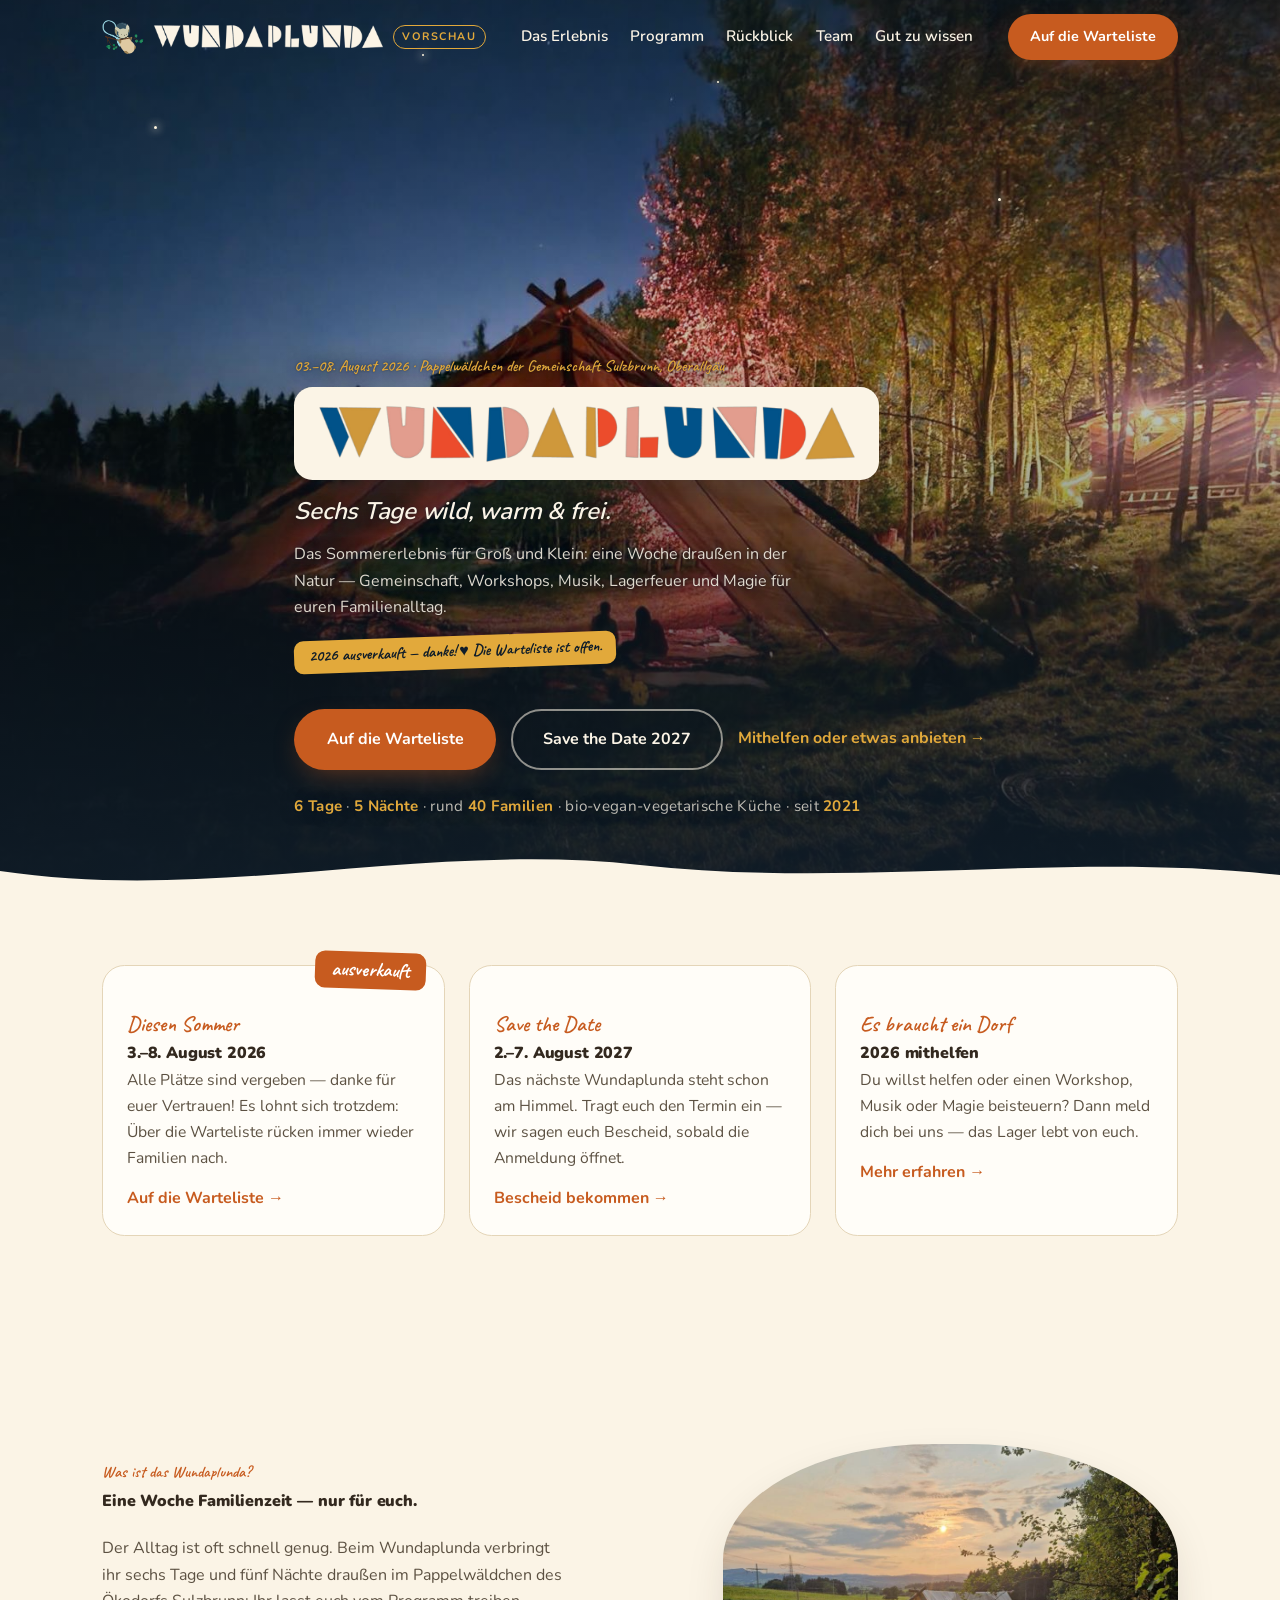
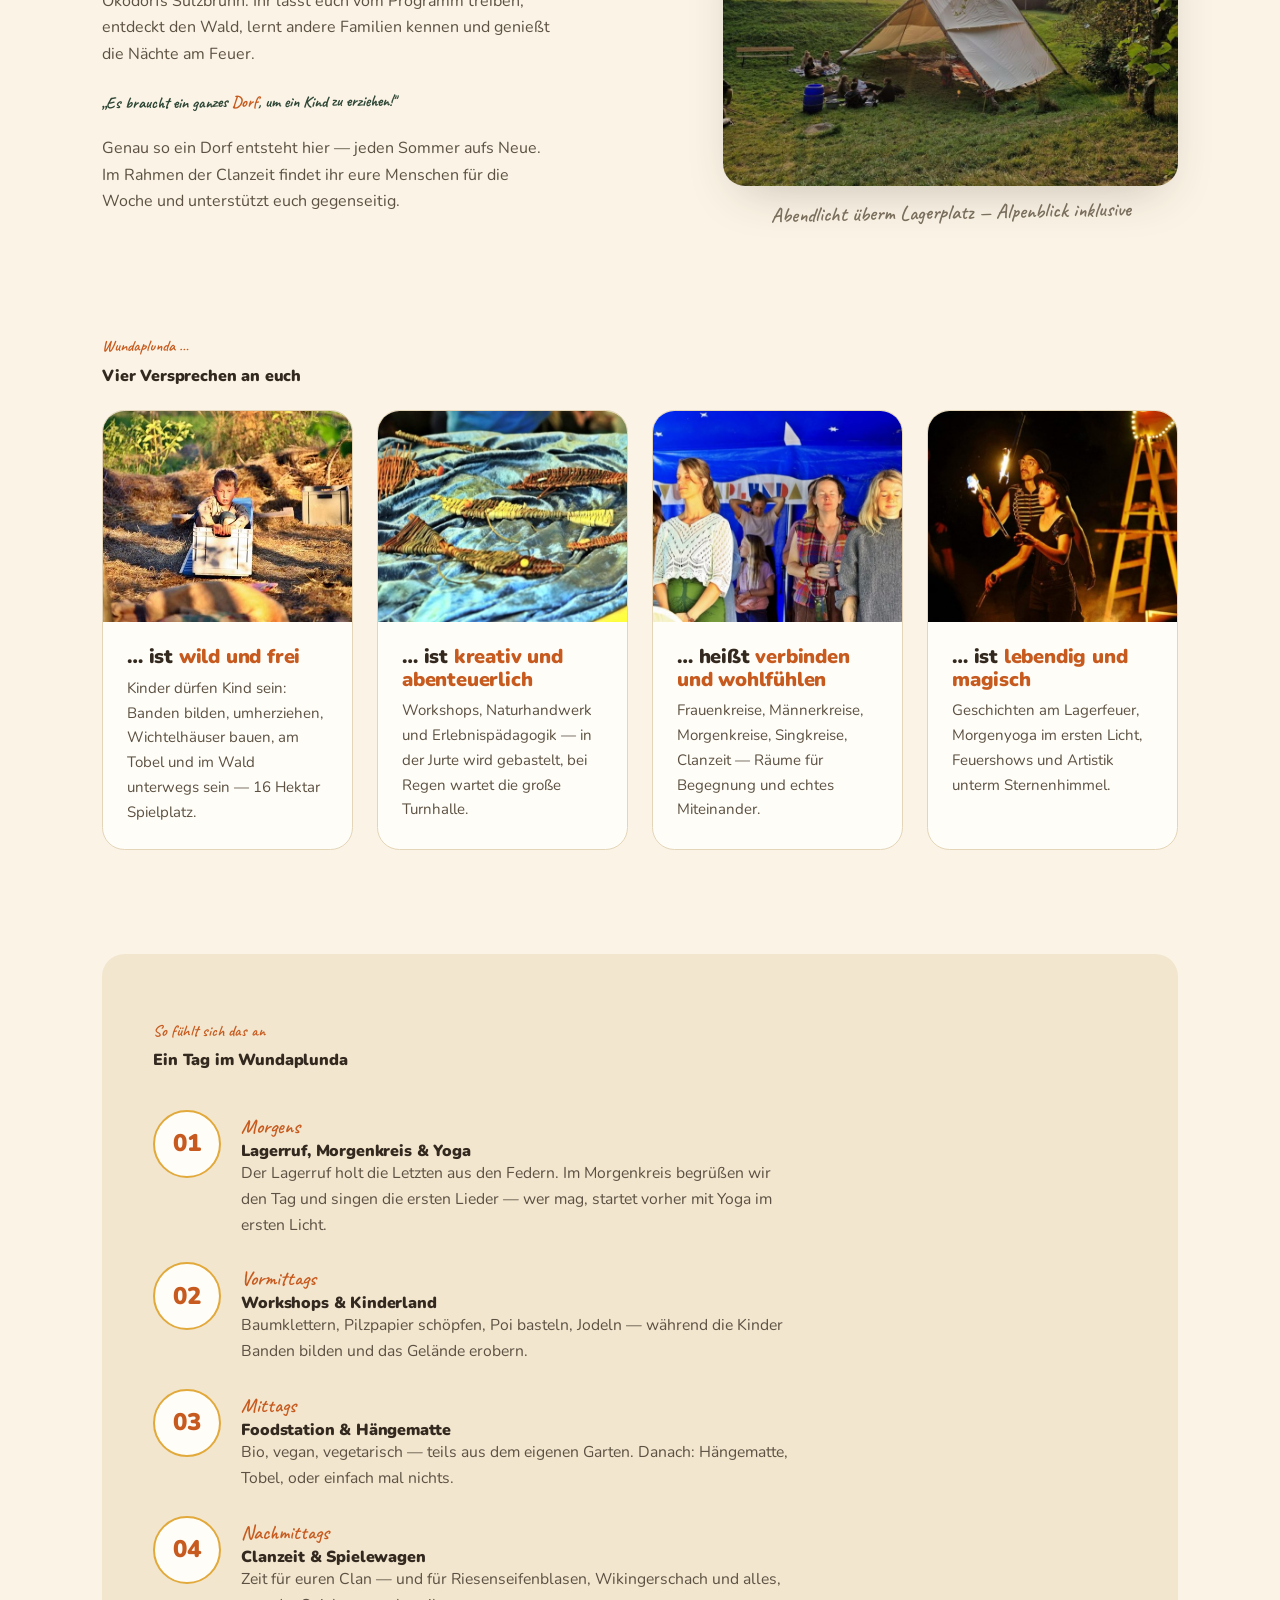
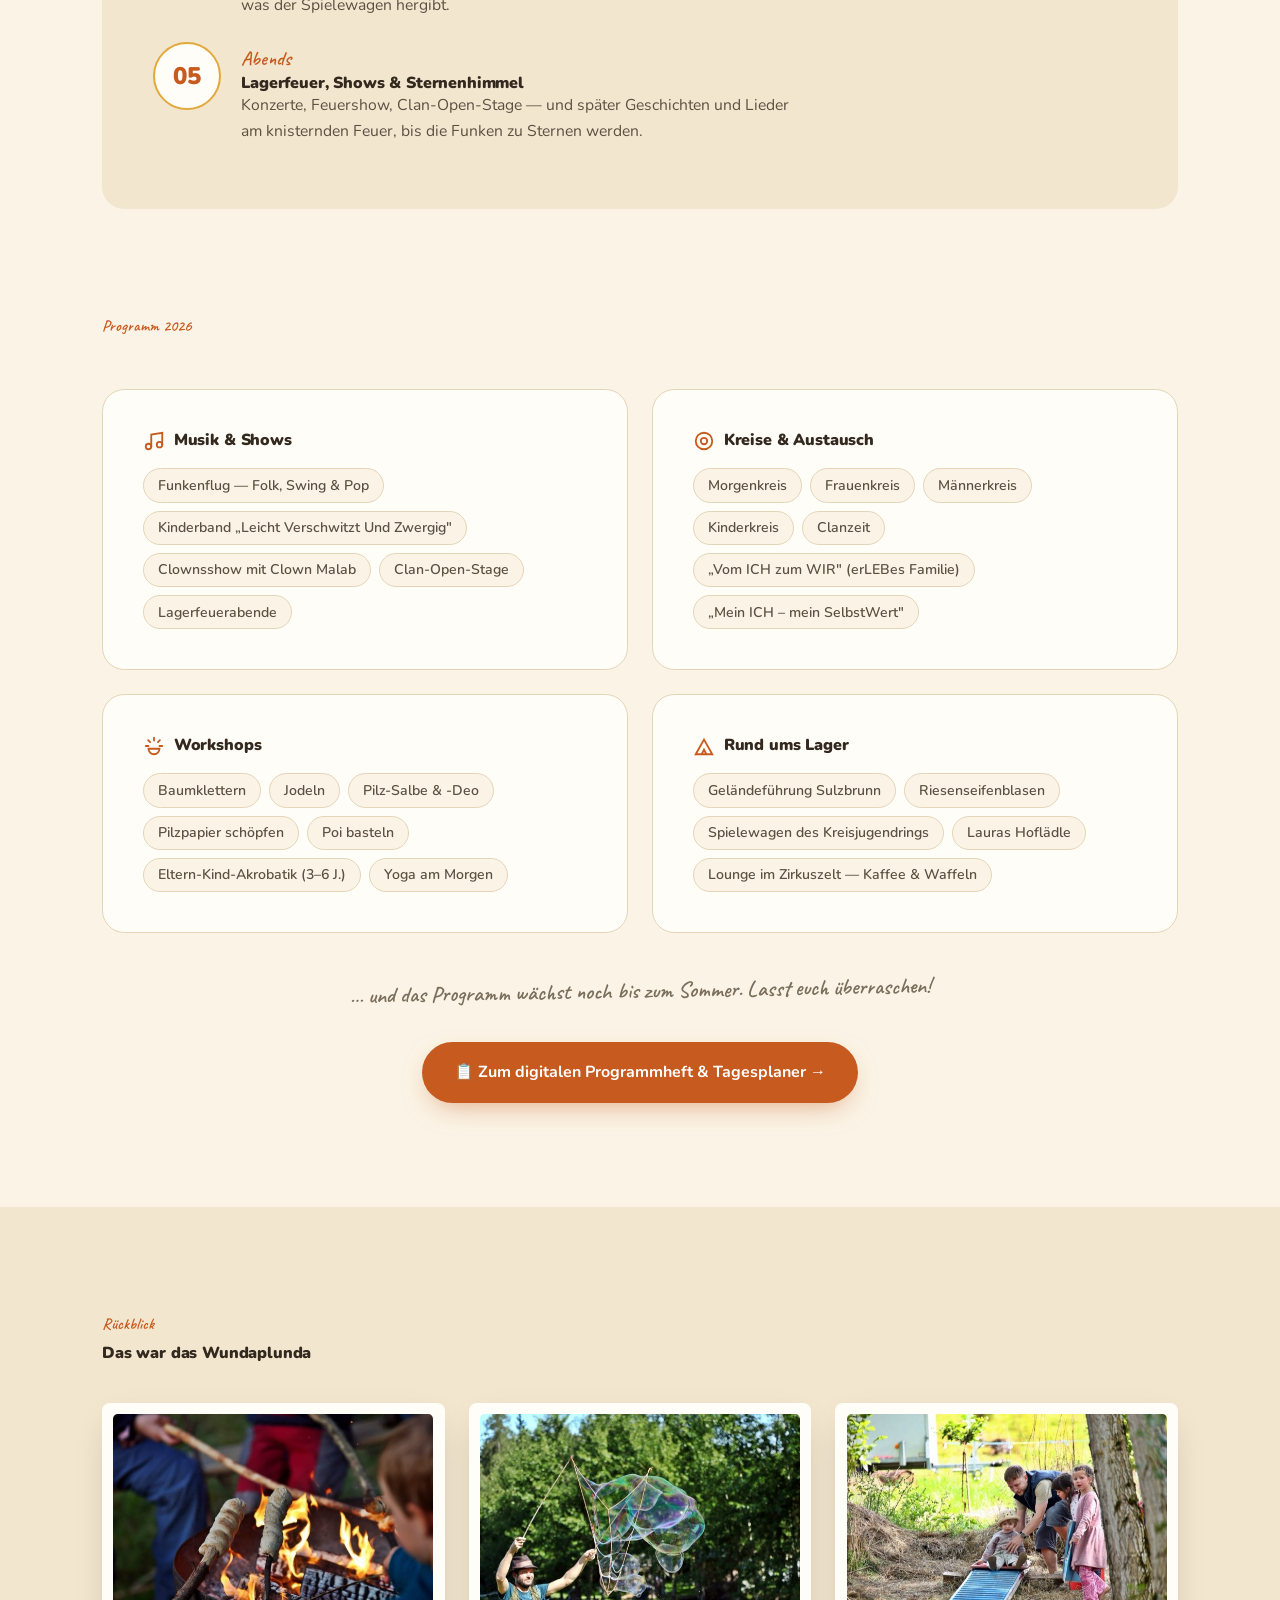
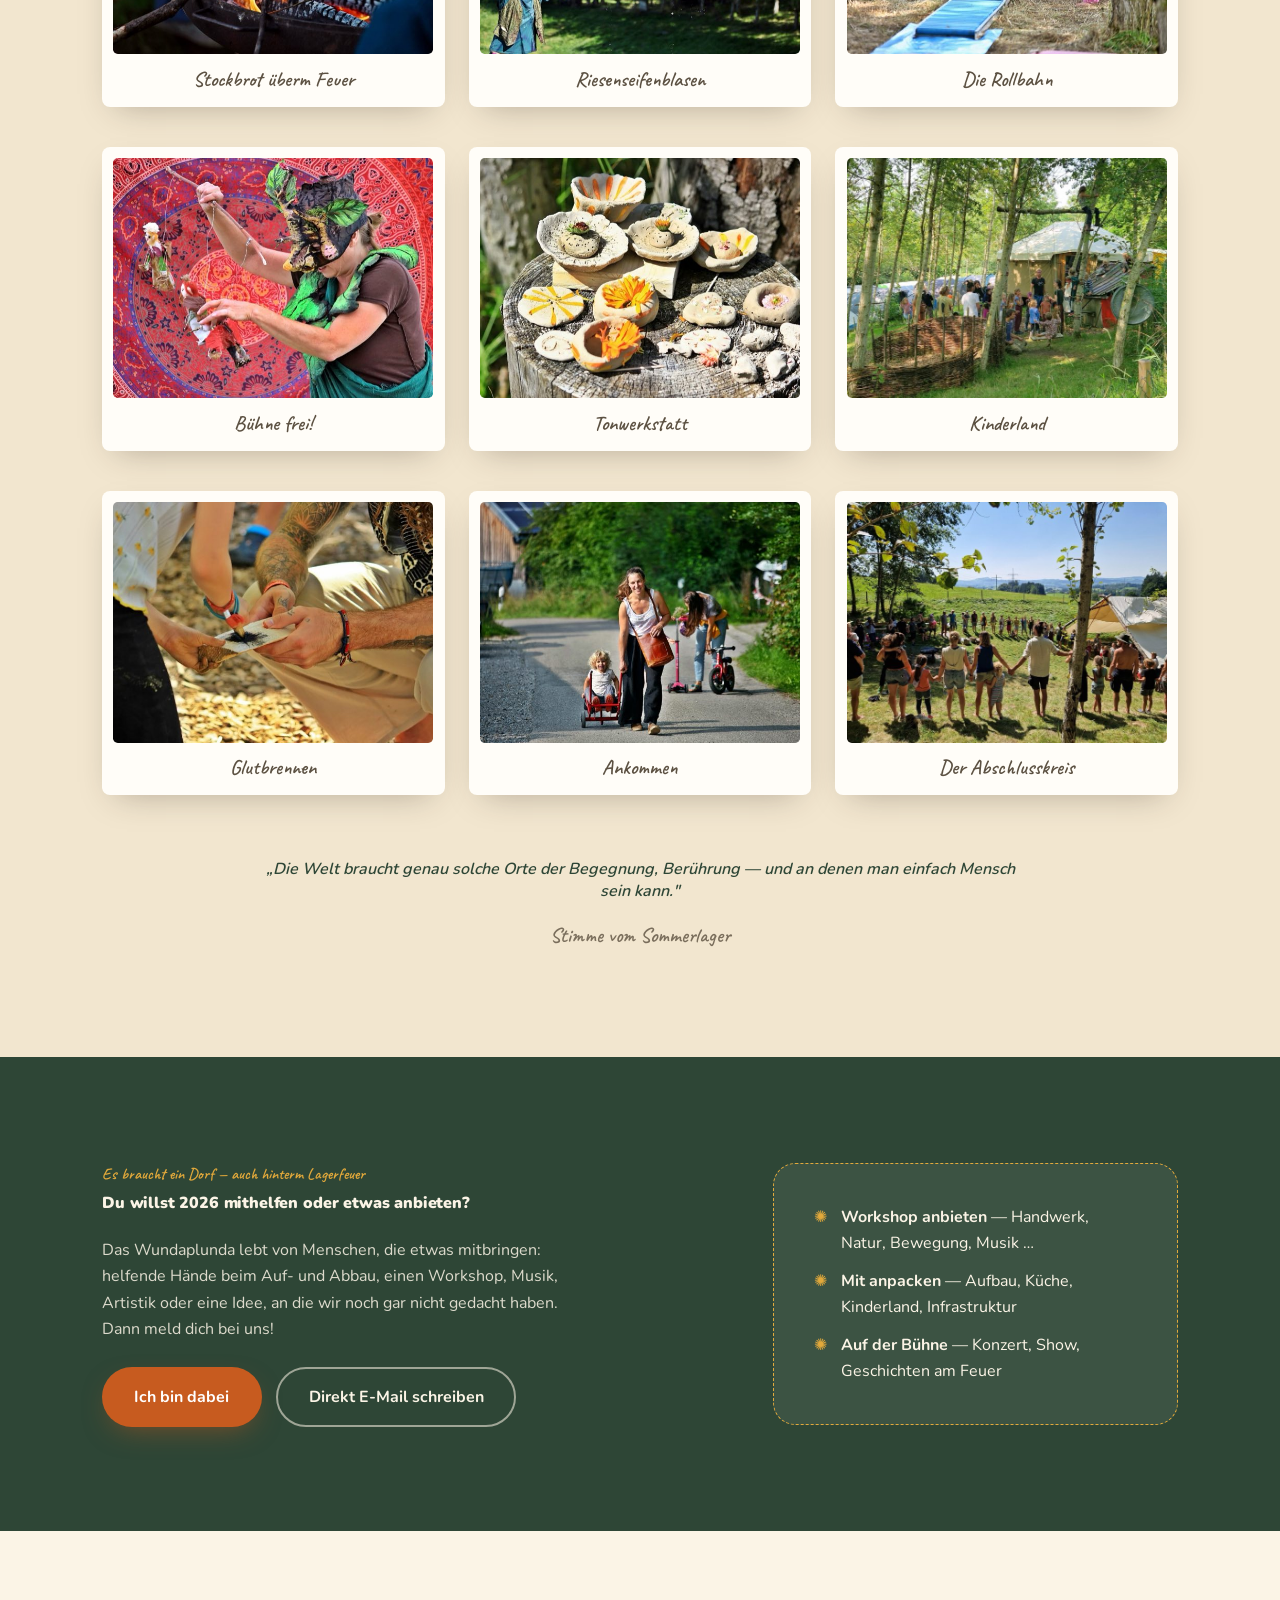
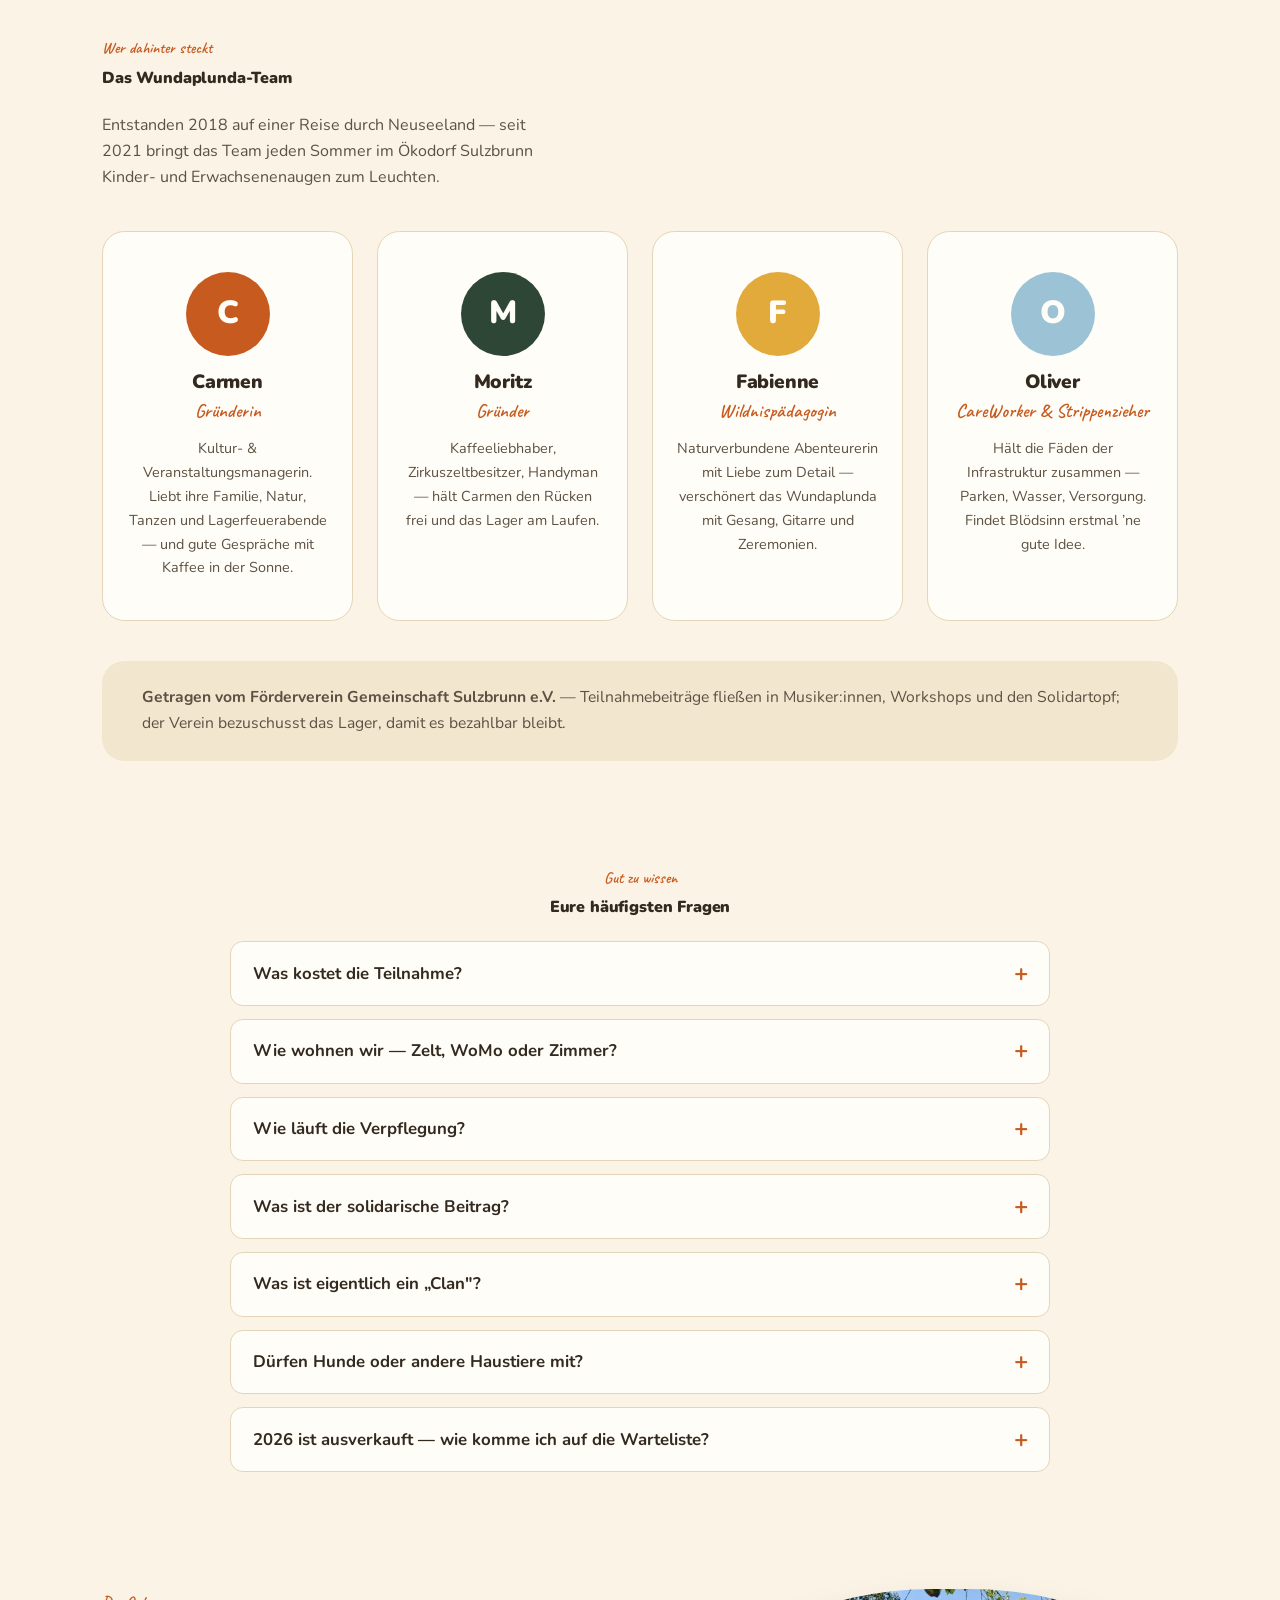
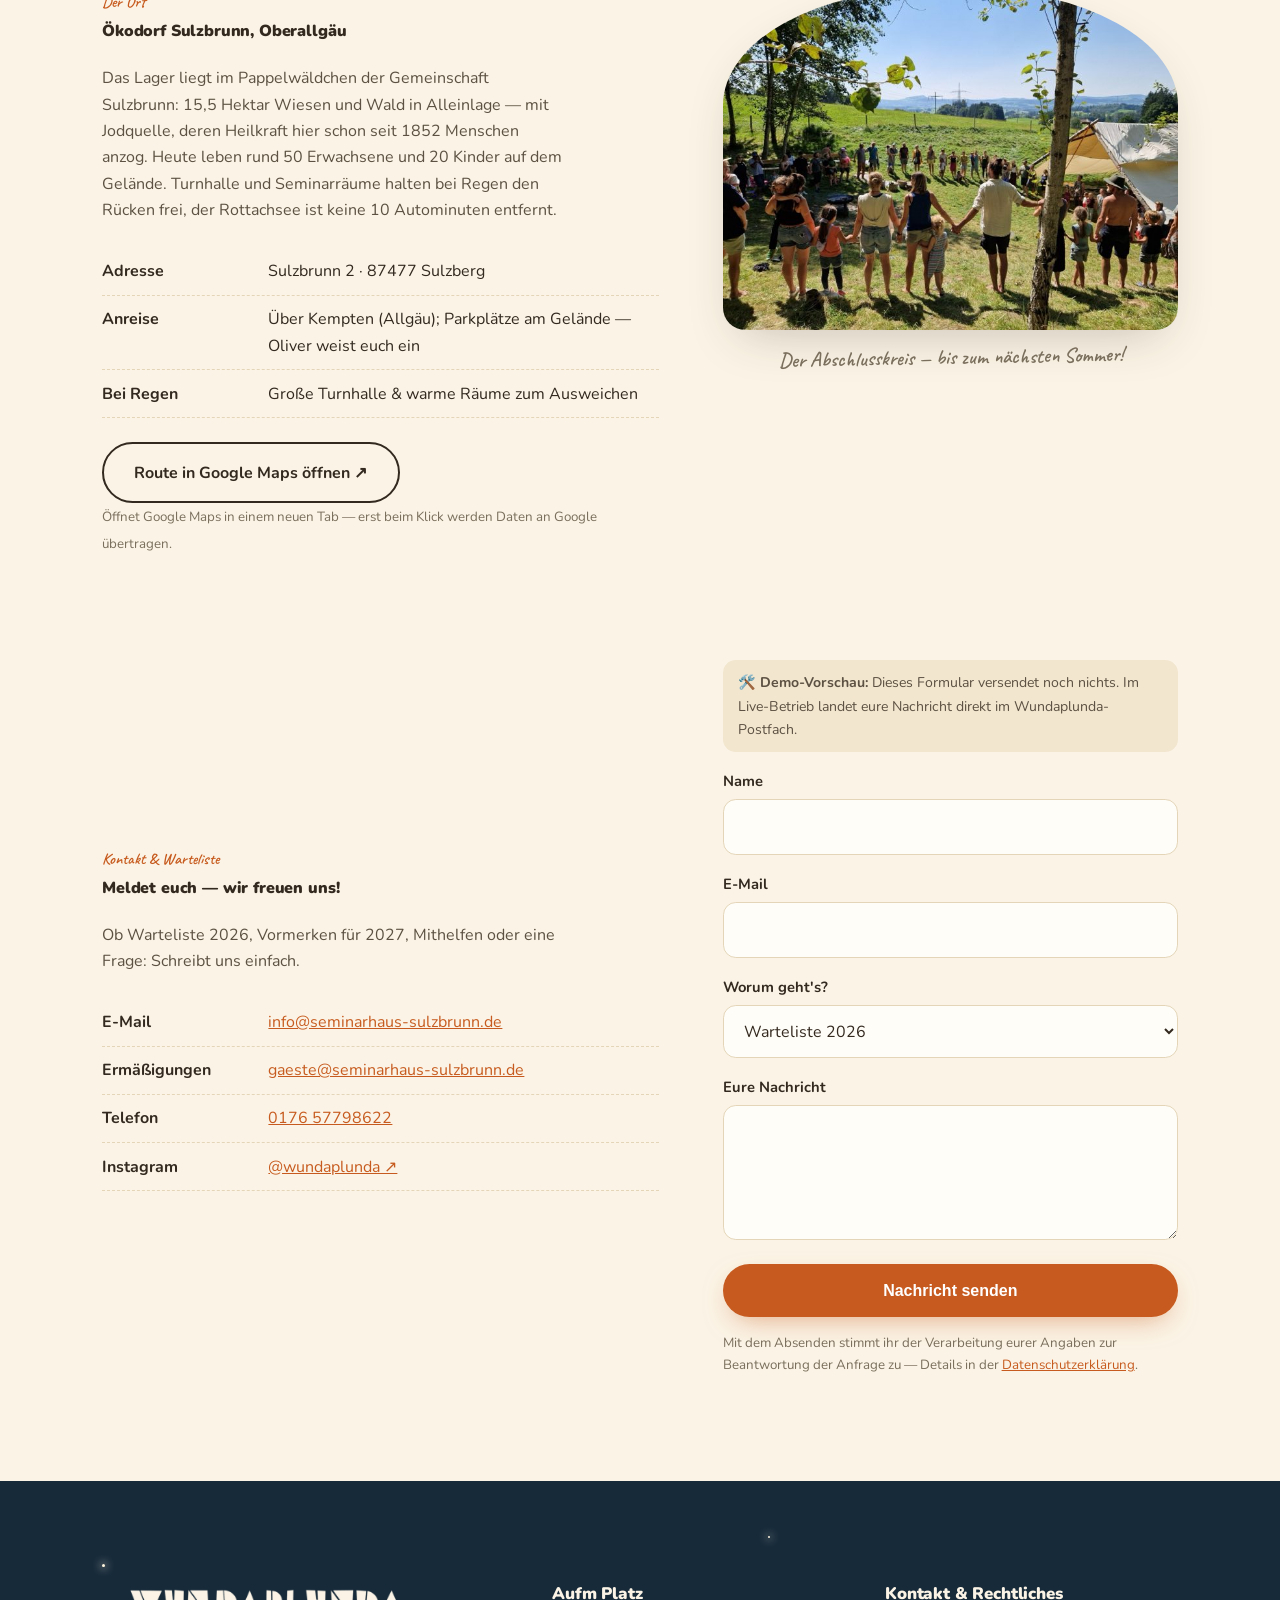
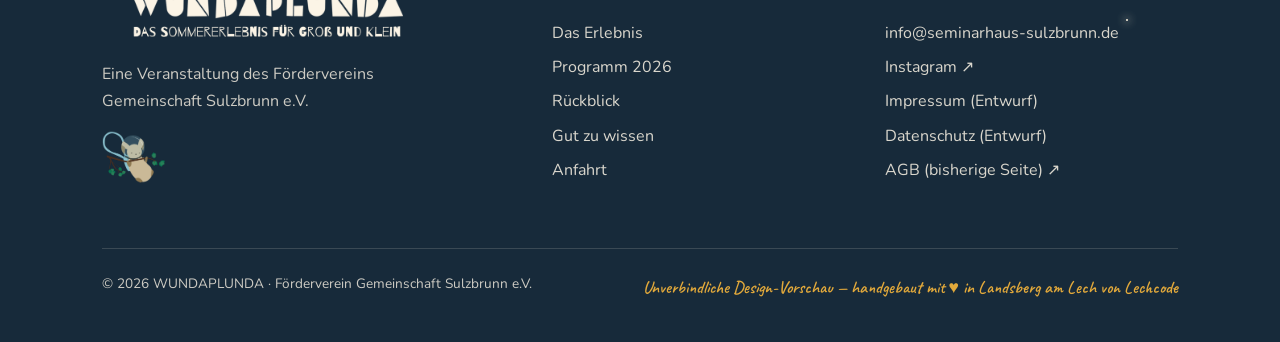
<file: index.html>
<!DOCTYPE html>
<html lang="de">
<head>
<meta charset="UTF-8">
<meta name="viewport" content="width=device-width, initial-scale=1.0">
<script>if(location.search.indexOf('foto')===-1)document.documentElement.classList.add('js')</script>
<!-- ENTFERNEN sobald Impressum+Datenschutz live & von der Kundin freigegeben -->
<meta name="robots" content="noindex, nofollow">
<title>WUNDAPLUNDA – Familien-Sommercamp im Allgäu · 03.–08. August 2026 · Vorschau</title>
<meta name="description" content="Das Sommererlebnis für Groß und Klein: 6 Tage Natur, Gemeinschaft, Workshops und Lagerfeuer im Ökodorf Sulzbrunn im Oberallgäu. 2026 ausverkauft – Warteliste offen, Save the Date 2027.">
<meta property="og:title" content="WUNDAPLUNDA – Das Sommererlebnis für Groß und Klein">
<meta property="og:description" content="6 Tage Familien-Natur-Camp im Ökodorf Sulzbrunn, Oberallgäu. 2026 ausverkauft – Warteliste offen · Save the Date: 02.–07.08.2027.">
<meta property="og:type" content="website">
<meta property="og:locale" content="de_DE">
<meta property="og:image" content="https://lechcode.github.io/wundaplunda-vorschau/assets/og.jpg">
<meta property="og:url" content="https://lechcode.github.io/wundaplunda-vorschau/">
<meta name="theme-color" content="#172A3A">
<link rel="icon" type="image/png" href="assets/img/marke-quadrat.png">
<link rel="preload" href="assets/fonts/nunito-var-latin.woff2" as="font" type="font/woff2" crossorigin>
<link rel="preload" as="image" href="assets/img/hero-nacht-700.jpg" media="(max-width: 540px)">
<link rel="preload" as="image" href="assets/img/hero-nacht-900.jpg" media="(min-width: 541px) and (max-width: 720px)">
<link rel="preload" as="image" href="assets/img/hero-nacht-1600.jpg" media="(min-width: 1201px)">
<link rel="stylesheet" href="assets/fonts.css">
<script type="application/ld+json">
{"@context":"https://schema.org","@type":"Event","name":"WUNDAPLUNDA – Das Sommererlebnis für Groß und Klein","startDate":"2026-08-03","endDate":"2026-08-08","eventAttendanceMode":"https://schema.org/OfflineEventAttendanceMode","eventStatus":"https://schema.org/EventScheduled","location":{"@type":"Place","name":"Gemeinschaft Sulzbrunn (Pappelwäldchen)","address":{"@type":"PostalAddress","streetAddress":"Sulzbrunn 2","postalCode":"87477","addressLocality":"Sulzberg","addressRegion":"Bayern","addressCountry":"DE"}},"organizer":{"@type":"Organization","name":"Förderverein Gemeinschaft Sulzbrunn e.V.","email":"info@seminarhaus-sulzbrunn.de"},"offers":{"@type":"Offer","price":"180","priceCurrency":"EUR","availability":"https://schema.org/SoldOut"},"sameAs":["https://www.instagram.com/wundaplunda/"]}
</script>
<style>
:root{
  --creme:#FBF4E6; --sand:#F2E6CF; --nacht:#172A3A; --nacht-tief:#101D29;
  --tanne:#2E4636; --ink:#33291F; --ink-soft:#5C5142; --muted:#7A6E5C;
  --glut:#C75B1F; --glut-tief:#A8481A; --honig:#E2A93B; --himmel:#9CC3D5; --salbei:#A8C686;
  --line:#E4D5B8; --hell:#FFFDF8;
  --display:'Nunito',-apple-system,'Segoe UI',Helvetica,Arial,sans-serif; --sans:'Nunito',-apple-system,'Segoe UI',Helvetica,Arial,sans-serif; --hand:'Caveat',cursive;
  --step--1:clamp(.83rem,.8rem+.2vw,.94rem); --step-0:clamp(1rem,.95rem+.3vw,1.13rem);
  --step-1:clamp(1.2rem,1.1rem+.5vw,1.5rem); --step-2:clamp(1.5rem,1.3rem+1vw,2rem);
  --step-3:clamp(1.9rem,1.5rem+1.8vw,2.7rem); --step-4:clamp(2.3rem,1.8rem+2.8vw,3.7rem);
  --step-5:clamp(2.8rem,2rem+4vw,4.6rem);
  --s1:.5rem; --s2:1rem; --s3:1.5rem; --s4:2.5rem; --s5:4rem; --s6:6.5rem;
  --radius:1.4rem; --radius-s:.8rem; --shadow:0 18px 50px -18px rgba(51,41,31,.28);
  --ease:cubic-bezier(.22,.8,.3,1); --nav-h:74px; --wrap:1140px;
}
*{margin:0;padding:0;box-sizing:border-box}
html{scroll-behavior:smooth;scroll-padding-top:calc(var(--nav-h) + 14px)}
@media (prefers-reduced-motion:reduce){html{scroll-behavior:auto}}
body{font-family:var(--sans);font-size:var(--step-0);line-height:1.65;color:var(--ink);background:var(--creme);overflow-x:hidden;-webkit-font-smoothing:antialiased}
img{max-width:100%;height:auto;display:block}
a{color:var(--glut)}
h1,h2,h3{font-family:var(--display);line-height:1.12;font-weight:900;letter-spacing:-.01em}
.sr-only{position:absolute;width:1px;height:1px;padding:0;margin:-1px;overflow:hidden;clip:rect(0 0 0 0);white-space:nowrap;border:0}
.skip{position:absolute;left:-999px;top:0;background:var(--glut);color:#fff;padding:.7rem 1.2rem;z-index:200;border-radius:0 0 .6rem 0;font-weight:700;text-decoration:none}
.skip:focus{left:0}
:focus-visible{outline:3px solid var(--glut);outline-offset:3px;border-radius:4px}
.wrap{max-width:var(--wrap);margin:0 auto;padding:0 clamp(1.1rem,4vw,2rem)}
section{padding:var(--s6) 0}
.eyebrow{font-family:var(--hand);font-size:clamp(1.3rem,1.1rem+1vw,1.7rem);color:var(--glut);display:block;margin-bottom:var(--s1)}
.dark .eyebrow{color:var(--honig)}
h2{font-size:var(--step-3);margin-bottom:var(--s3)}
.lead{font-size:var(--step-1);color:var(--ink-soft);max-width:46ch}
.btn{display:inline-block;font-weight:700;font-size:var(--step-0);text-decoration:none;border-radius:99px;padding:.95em 1.9em;transition:transform .25s var(--ease),box-shadow .25s var(--ease),background .25s;border:2px solid transparent;cursor:pointer}
.btn-glut{background:var(--glut);color:#fff;box-shadow:0 10px 28px -10px rgba(199,91,31,.55)}
.btn-glut:hover{background:var(--glut-tief);transform:translateY(-2px)}
.btn-ghost{border-color:rgba(251,244,230,.55);color:var(--creme)}
.btn-ghost:hover{background:rgba(251,244,230,.12);transform:translateY(-2px)}
.btn-ghost.on-light{border-color:var(--ink);color:var(--ink)}
.btn-ghost.on-light:hover{background:rgba(51,41,31,.06)}

/* ---------- Nav ---------- */
.nav{position:fixed;inset:0 0 auto 0;height:var(--nav-h);z-index:100;display:flex;align-items:center;transition:background .3s,box-shadow .3s}
.nav .wrap{width:100%;display:flex;align-items:center;justify-content:space-between;gap:1rem}
.nav.scrolled{background:rgba(251,244,230,.92);backdrop-filter:blur(12px);box-shadow:0 4px 24px rgba(51,41,31,.1)}
.brand{display:flex;align-items:center;gap:.55rem;text-decoration:none}
.brand .maus{width:42px;height:36px;object-fit:contain;flex:none}
.brand-logo{height:26px;width:auto;display:block}
.brand-logo.color{display:none}
.nav.scrolled .brand-logo.creme{display:none}
.nav.scrolled .brand-logo.color{display:block}
.demo-pill{font-size:.68rem;font-weight:700;letter-spacing:.14em;text-transform:uppercase;border:1.5px solid var(--honig);color:var(--honig);border-radius:99px;padding:.2em .8em}
.nav.scrolled .demo-pill{color:var(--glut);border-color:var(--glut)}
.nav nav{display:flex;align-items:center;gap:1.4rem}
.nav nav a{text-decoration:none;font-weight:600;font-size:.95rem;color:var(--creme);transition:color .3s}
.nav.scrolled nav a{color:var(--ink)}
.nav nav a:hover{color:var(--honig)}
.nav .btn{padding:.6em 1.4em;font-size:.9rem}
.burger{display:none;background:none;border:0;width:46px;height:46px;cursor:pointer;z-index:130}
.burger span{display:block;width:25px;height:2.5px;background:var(--creme);margin:5.5px auto;border-radius:2px;transition:all .3s var(--ease)}
.nav.scrolled .burger span{background:var(--ink)}
.menu-open .burger span:nth-child(1){transform:translateY(8px) rotate(45deg)}
.menu-open .burger span:nth-child(2){opacity:0}
.menu-open .burger span:nth-child(3){transform:translateY(-8px) rotate(-45deg)}
.mobile-menu{position:fixed;inset:0;background:var(--nacht);display:flex;flex-direction:column;align-items:center;justify-content:center;gap:1.6rem;z-index:120;opacity:0;visibility:hidden;transition:opacity .35s var(--ease),visibility .35s}
.menu-open .mobile-menu{opacity:1;visibility:visible}
.mobile-menu a{color:var(--creme);text-decoration:none;font-family:var(--display);font-size:1.6rem;font-weight:600}
.mobile-menu a:hover{color:var(--honig)}
@media (max-width:920px){.nav nav,.nav .btn-glut{display:none}.burger{display:block}}

/* ---------- Hero ---------- */
.hero{position:relative;min-height:100svh;display:flex;align-items:flex-end;color:var(--creme);background:var(--nacht);padding:0}
.hero picture{position:absolute;inset:0}
.hero-img{position:absolute;inset:0;width:100%;height:100%;object-fit:cover;object-position:center 38%}
.hero::after{content:"";position:absolute;inset:0;background:linear-gradient(180deg,rgba(16,29,41,.55) 0%,rgba(16,29,41,.18) 38%,rgba(16,29,41,.62) 74%,rgba(16,29,41,.94) 100%)}
.hero .wrap{position:relative;z-index:2;padding-top:calc(var(--nav-h) + 4vh);padding-bottom:clamp(4.5rem,9vh,7rem)}
.hero .eyebrow,.hero .wordmark,.hero .h1-line,.hero p.sub,.hero-facts{text-shadow:0 1px 14px rgba(16,29,41,.85),0 0 2px rgba(16,29,41,.6)}
.star{position:absolute;border-radius:50%;background:#FFF6DF;box-shadow:0 0 8px 1px rgba(255,246,223,.9);z-index:1}
.js .star{animation:twinkle 3.4s ease-in-out infinite}
.star:nth-child(2){animation-delay:1.1s}.star:nth-child(3){animation-delay:2.2s}.star:nth-child(4){animation-delay:.6s}
@keyframes twinkle{0%,100%{opacity:.25}50%{opacity:1}}
.hero-badge{display:inline-block;font-family:var(--hand);font-size:clamp(1.25rem,1.1rem+.8vw,1.6rem);font-weight:700;color:var(--nacht-tief);background:var(--honig);padding:.15em .9em .25em;border-radius:.6em;transform:rotate(-2deg);margin:var(--s2) 0;box-shadow:var(--shadow)}
.hero-logo-plate{display:inline-block;background:var(--creme);padding:1.05rem 1.4rem 1rem;border-radius:1.15rem;box-shadow:0 22px 60px -22px rgba(16,29,41,.75);margin-bottom:.15em}
.hero-logo{display:block;width:min(80vw,540px);height:auto}
.hero h1 .h1-line{display:block;font-size:var(--step-3);font-weight:600;color:var(--creme);margin-top:.35em;font-style:italic}
.hero p.sub{max-width:52ch;margin:var(--s2) 0 0;color:rgba(251,244,230,.88);font-size:var(--step-1)}
.hero-ctas{display:flex;flex-wrap:wrap;gap:.9rem;align-items:center;margin-top:var(--s3)}
.hero-link{color:var(--honig);font-weight:700;text-decoration:none;border-bottom:2px solid transparent}
.hero-link:hover{border-color:var(--honig)}
.hero-facts{margin-top:var(--s3);font-size:.95rem;color:rgba(251,244,230,.75);letter-spacing:.02em}
.hero-facts b{color:var(--honig);font-weight:700}

/* ---------- Wellen-Trenner ---------- */
.wave{display:block;width:100%;height:60px;margin-top:-59px;position:relative;z-index:3}

/* ---------- Termin-Leiste ---------- */
.termine{padding-top:var(--s5)}
.cards3{display:grid;grid-template-columns:repeat(3,1fr);gap:var(--s3)}
.tcard{background:var(--hell);border:1px solid var(--line);border-radius:var(--radius);padding:var(--s4) var(--s3) var(--s3);position:relative;transition:transform .3s var(--ease),box-shadow .3s var(--ease)}
.tcard:hover{transform:translateY(-5px);box-shadow:var(--shadow)}
.tcard .tag{font-family:var(--hand);font-size:1.35rem;color:var(--glut)}
.tcard h3{font-size:var(--step-2);margin:.2em 0 .35em}
.tcard p{color:var(--ink-soft);font-size:.98rem}
.tcard a.more{font-weight:700;text-decoration:none;display:inline-block;margin-top:.8em}
.soldout{position:absolute;top:-14px;right:18px;font-family:var(--hand);font-weight:700;font-size:1.25rem;background:var(--glut);color:#fff;padding:.05em .8em .15em;border-radius:.5em;transform:rotate(2deg)}

/* ---------- Erlebnis ---------- */
.split{display:grid;grid-template-columns:1.1fr .9fr;gap:var(--s5);align-items:center}
.arch{border-radius:46% 46% var(--radius) var(--radius)/34% 34% var(--radius) var(--radius);overflow:hidden;box-shadow:var(--shadow);position:relative}
.arch img{width:100%;height:100%;object-fit:cover}
.caption{font-family:var(--hand);font-size:1.3rem;color:var(--muted);text-align:center;margin-top:.6rem;transform:rotate(-1deg)}
.dorf-zitat{font-family:var(--hand);font-size:clamp(1.7rem,1.3rem+2vw,2.6rem);line-height:1.25;color:var(--tanne);margin:var(--s3) 0;display:block;transform:rotate(-.5deg)}
.dorf-zitat b{color:var(--glut)}

/* ---------- Werte ---------- */
.werte-grid{display:grid;grid-template-columns:repeat(4,1fr);gap:var(--s3)}
.wcard{background:var(--hell);border-radius:var(--radius);overflow:hidden;border:1px solid var(--line);transition:transform .3s var(--ease),box-shadow .3s var(--ease)}
.wcard:hover{transform:translateY(-6px);box-shadow:var(--shadow)}
.wcard img{aspect-ratio:4/3.4;object-fit:cover;width:100%}
.wcard .pad{padding:var(--s3)}
.wcard h3{font-size:1.25rem;margin-bottom:.35em}
.wcard h3 em{color:var(--glut);font-style:normal}
.wcard p{font-size:.94rem;color:var(--ink-soft)}

/* ---------- Tagesablauf ---------- */
.tag-ablauf{background:var(--sand);border-radius:var(--radius);padding:var(--s5) clamp(1.2rem,4vw,3.5rem)}
.steps{counter-reset:s;display:grid;gap:var(--s3);margin-top:var(--s4)}
.step{display:grid;grid-template-columns:64px 1fr;gap:var(--s3);align-items:start;counter-increment:s}
.step::before{content:counter(s,decimal-leading-zero);font-family:var(--display);font-weight:900;font-size:1.5rem;color:var(--glut);background:var(--hell);border:2px solid var(--honig);width:64px;height:64px;border-radius:50%;display:flex;align-items:center;justify-content:center}
.step h3{font-size:var(--step-1)}
.step .when{font-family:var(--hand);color:var(--glut);font-size:1.25rem;display:block}
.step p{color:var(--ink-soft);font-size:.98rem;max-width:62ch}

/* ---------- Programm ---------- */
.prog-grid{display:grid;grid-template-columns:repeat(2,1fr);gap:var(--s3)}
.pcard{background:var(--hell);border:1px solid var(--line);border-radius:var(--radius);padding:var(--s4)}
.pcard h3{font-size:var(--step-1);margin-bottom:var(--s2);display:flex;align-items:center;gap:.55em}
.pcard h3 svg{flex:none}
.chips{display:flex;flex-wrap:wrap;gap:.5rem}
.chip{font-size:.88rem;font-weight:600;background:var(--creme);border:1px solid var(--line);border-radius:99px;padding:.32em 1em;color:var(--ink-soft)}
.prog-note{font-family:var(--hand);font-size:1.4rem;color:var(--muted);text-align:center;margin-top:var(--s4);transform:rotate(-1deg)}

/* ---------- Galerie ---------- */
.galerie{background:var(--sand)}
.polaroids{display:grid;grid-template-columns:repeat(3,1fr);gap:var(--s4) var(--s3);margin-top:var(--s4)}
.pol{background:var(--hell);padding:.7rem .7rem 0;border-radius:.5rem;box-shadow:0 12px 32px -14px rgba(51,41,31,.35);transition:transform .35s var(--ease)}
.pol:nth-child(3n+1){transform:rotate(-1.6deg)}
.pol:nth-child(3n+2){transform:rotate(1.2deg)}
.pol:nth-child(3n+3){transform:rotate(-.7deg)}
.pol:hover{transform:rotate(0) scale(1.04);z-index:2}
.pol img{aspect-ratio:4/3;object-fit:cover;border-radius:.3rem;width:100%}
.pol figcaption{font-family:var(--hand);font-size:1.3rem;text-align:center;padding:.45rem 0 .7rem;color:var(--ink-soft)}
.stimme{max-width:760px;margin:var(--s5) auto 0;text-align:center}
.stimme blockquote{font-family:var(--display);font-style:italic;font-weight:600;font-size:var(--step-2);line-height:1.35;color:var(--tanne)}
.stimme cite{font-family:var(--hand);font-style:normal;font-size:1.3rem;color:var(--muted);display:block;margin-top:var(--s2)}

/* ---------- Helfen (dunkel) ---------- */
.dark{background:var(--tanne);color:var(--creme)}
.dark h2{color:var(--creme)}
.dark .lead{color:rgba(251,244,230,.85)}
.helfen .wrap{display:grid;grid-template-columns:1.2fr .8fr;gap:var(--s5);align-items:center}
.helfen-box{background:rgba(251,244,230,.07);border:1px dashed var(--honig);border-radius:var(--radius);padding:var(--s4)}
.helfen-box ul{list-style:none;display:grid;gap:.7rem}
.helfen-box li{padding-left:1.7em;position:relative}
.helfen-box li::before{content:"✺";position:absolute;left:0;color:var(--honig)}

/* ---------- Team ---------- */
.team-grid{display:grid;grid-template-columns:repeat(4,1fr);gap:var(--s3)}
.tm{background:var(--hell);border:1px solid var(--line);border-radius:var(--radius);padding:var(--s4) var(--s3);text-align:center}
.avatar{width:84px;height:84px;border-radius:50%;margin:0 auto var(--s2);display:flex;align-items:center;justify-content:center;font-family:var(--display);font-weight:900;font-size:2rem;color:var(--hell)}
.tm h3{font-size:1.2rem}
.tm .role{font-family:var(--hand);font-size:1.2rem;color:var(--glut);display:block;margin:.15em 0 .5em}
.tm p{font-size:.9rem;color:var(--ink-soft)}
.verein{margin-top:var(--s4);background:var(--sand);border-radius:var(--radius);padding:var(--s3) var(--s4);font-size:.98rem;color:var(--ink-soft)}

/* ---------- FAQ ---------- */
.faq-list{max-width:820px;margin:0 auto}
details{background:var(--hell);border:1px solid var(--line);border-radius:var(--radius-s);margin-bottom:.8rem;overflow:hidden}
summary{cursor:pointer;font-weight:700;font-family:var(--sans);font-size:1.05rem;padding:1.1rem 3.2rem 1.1rem 1.4rem;list-style:none;position:relative}
summary::-webkit-details-marker{display:none}
summary::after{content:"+";position:absolute;right:1.3rem;top:50%;transform:translateY(-50%);font-family:var(--display);font-size:1.5rem;color:var(--glut);transition:transform .3s var(--ease)}
details[open] summary::after{transform:translateY(-50%) rotate(45deg)}
details .a{padding:0 1.4rem 1.3rem;color:var(--ink-soft);font-size:.97rem}
details .a ul{margin:.4em 0 .4em 1.2em}
details .a b{color:var(--ink)}

/* ---------- Ort & Kontakt ---------- */
.ort .split{align-items:start}
.info-zeile{display:flex;gap:.9rem;align-items:baseline;padding:.65rem 0;border-bottom:1px dashed var(--line)}
.info-zeile b{min-width:9.5em;font-family:var(--display)}
form{display:grid;gap:1rem}
label{font-weight:700;font-size:.92rem}
input,select,textarea{width:100%;font:inherit;padding:.85em 1em;border:1.5px solid var(--line);border-radius:var(--radius-s);background:var(--hell);color:var(--ink);margin-top:.3rem}
input:focus,select:focus,textarea:focus{outline:3px solid rgba(199,91,31,.35);border-color:var(--glut)}
.hp{position:absolute;left:-9999px}
.demo-note{font-size:.88rem;background:var(--sand);border-radius:var(--radius-s);padding:.8em 1.1em;color:var(--ink-soft)}
.form-ok{display:none;background:var(--tanne);color:var(--creme);border-radius:var(--radius-s);padding:1em 1.2em;font-weight:600}

/* ---------- Footer ---------- */
footer{background:var(--nacht);color:rgba(251,244,230,.8);padding:var(--s6) 0 var(--s4);position:relative;overflow:hidden}
.foot-logo{width:min(82%,330px);height:auto;margin-bottom:var(--s2)}
footer .cols{display:grid;grid-template-columns:1.4fr 1fr 1fr;gap:var(--s4);position:relative;z-index:2}
footer h3{font-family:var(--display);color:var(--creme);margin-bottom:var(--s2);font-size:1.05rem}
footer a{color:rgba(251,244,230,.85);text-decoration:none}
footer a:hover{color:var(--honig)}
footer ul{list-style:none;display:grid;gap:.5rem}
.foot-maus{width:64px;opacity:.9;margin-top:var(--s2)}
.legal{margin-top:var(--s5);padding-top:var(--s3);border-top:1px solid rgba(251,244,230,.15);font-size:.85rem;display:flex;flex-wrap:wrap;gap:1rem;justify-content:space-between;position:relative;z-index:2}
.legal .lech{font-family:var(--hand);font-size:1.1rem;color:var(--honig)}

/* ---------- Sticky Mobile Bar ---------- */
.sticky-bar{display:none}
@media (max-width:720px){
  .sticky-bar{display:grid;grid-template-columns:1fr 1fr 1fr;position:fixed;bottom:0;left:0;right:0;z-index:90;background:rgba(23,42,58,.97);backdrop-filter:blur(8px);box-shadow:0 -6px 24px rgba(0,0,0,.25)}
  .sticky-bar a{color:var(--creme);text-decoration:none;text-align:center;font-size:.8rem;font-weight:700;padding:.7rem .2rem calc(.7rem + env(safe-area-inset-bottom))}
  .sticky-bar a span{display:block;font-size:1.05rem}
  .sticky-bar a + a{border-left:1px solid rgba(251,244,230,.15)}
  body{padding-bottom:64px}
}

/* ---------- Reveal & Motion ---------- */
.js .reveal{opacity:0;transform:translateY(26px);transition:opacity .65s var(--ease),transform .65s var(--ease)}
.js .reveal.in{opacity:1;transform:none}
@media (prefers-reduced-motion:reduce){
  .js .reveal{opacity:1;transform:none;transition:none}
  .js .star{animation:none}
  .tcard,.wcard,.pol,.btn{transition:none}
}

/* ---------- Responsive ---------- */
@media (max-width:920px){
  .cards3,.werte-grid,.prog-grid,.team-grid{grid-template-columns:repeat(2,1fr)}
  .split,.helfen .wrap{grid-template-columns:1fr;gap:var(--s4)}
  footer .cols{grid-template-columns:1fr 1fr}
  .polaroids{grid-template-columns:repeat(2,1fr)}
}
@media (max-width:540px){
  section{padding:var(--s5) 0}
  .cards3,.werte-grid,.prog-grid,.team-grid,.polaroids{grid-template-columns:1fr}
  .step{grid-template-columns:48px 1fr;gap:var(--s2)}
  .step::before{width:48px;height:48px;font-size:1.15rem}
  footer .cols{grid-template-columns:1fr}
  .hero-ctas .btn{width:100%;text-align:center}
}

/* ---------- Print: Praxis-Aushang ---------- */
@media print{
  .nav,.hero-img,.hero::after,.star,.burger,.mobile-menu,.sticky-bar,form,.wave,.pol,footer .foot-maus{display:none!important}
  body{background:#fff;color:#000}
  .hero{min-height:auto;background:#fff;color:#000;padding:1cm 0}
  .hero h1 .h1-line,.hero p.sub,.hero-facts{color:#000}
  .foot-logo{display:none}
  section{padding:.6cm 0}
  details{page-break-inside:avoid}
}
</style>
</head>
<body>
<a class="skip" href="#main">Zum Inhalt springen</a>

<header class="nav" id="nav">
  <div class="wrap">
    <a class="brand" href="#top" aria-label="WUNDAPLUNDA – zur Startseite">
      <img class="maus" src="assets/img/maskottchen.png" alt="" width="42" height="36">
      <img class="brand-logo creme" src="assets/img/wortmarke-creme.png" alt="WUNDAPLUNDA" width="1368" height="154">
      <img class="brand-logo color" src="assets/img/wortmarke.png" alt="" aria-hidden="true" width="1368" height="154">
      <span class="demo-pill">Vorschau</span>
    </a>
    <nav aria-label="Hauptnavigation">
      <a href="#erlebnis">Das Erlebnis</a>
      <a href="#programm">Programm</a>
      <a href="#rueckblick">Rückblick</a>
      <a href="#team">Team</a>
      <a href="#faq">Gut zu wissen</a>
    </nav>
    <a class="btn btn-glut" href="#kontakt">Auf die Warteliste</a>
    <button class="burger" id="burger" aria-label="Menü öffnen" aria-expanded="false" aria-controls="mmenu">
      <span></span><span></span><span></span>
    </button>
  </div>
</header>
<div class="mobile-menu" id="mmenu">
  <a href="#erlebnis">Das Erlebnis</a>
  <a href="#programm">Programm</a>
  <a href="#rueckblick">Rückblick</a>
  <a href="#team">Team</a>
  <a href="#faq">Gut zu wissen</a>
  <a href="#kontakt">Kontakt &amp; Warteliste</a>
</div>

<main id="main">
<!-- ======== HERO (Nacht) ======== -->
<section class="hero" id="top">
  <picture>
    <source media="(max-width: 540px)" srcset="assets/img/hero-nacht-700.jpg">
    <source media="(max-width: 720px)" srcset="assets/img/hero-nacht-900.jpg">
    <source media="(max-width: 1200px)" srcset="assets/img/hero-nacht-1200.jpg">
    <img class="hero-img" src="assets/img/hero-nacht-1600.jpg" width="1500" height="1125" alt="Beleuchtetes Lagerzelt unter dem Sternenhimmel beim Wundaplunda-Sommercamp" fetchpriority="high">
  </picture>
  <span class="star" style="top:14%;left:12%;width:3px;height:3px"></span>
  <span class="star" style="top:9%;left:56%;width:2px;height:2px"></span>
  <span class="star" style="top:22%;left:78%;width:3px;height:3px"></span>
  <span class="star" style="top:6%;left:33%;width:2px;height:2px"></span>
  <div class="wrap">
    <span class="eyebrow" style="color:var(--honig)">03.–08. August 2026 · Pappelwäldchen der Gemeinschaft Sulzbrunn, Oberallgäu</span>
    <h1>
      <span class="hero-logo-plate"><img class="hero-logo" src="assets/img/wortmarke.png" alt="WUNDAPLUNDA" width="1368" height="154" fetchpriority="high"></span>
      <span class="h1-line">Sechs Tage wild, warm &amp; frei.</span>
    </h1>
    <p class="sub">Das Sommererlebnis für Groß und Klein: eine Woche draußen in der Natur — Gemeinschaft, Workshops, Musik, Lagerfeuer und Magie für euren Familienalltag.</p>
    <div class="hero-badge">2026 ausverkauft — danke! ♥ Die Warteliste ist offen.</div>
    <div class="hero-ctas">
      <a class="btn btn-glut" href="#kontakt">Auf die Warteliste</a>
      <a class="btn btn-ghost" href="#termine">Save the Date 2027</a>
      <a class="hero-link" href="#helfen">Mithelfen oder etwas anbieten →</a>
    </div>
    <p class="hero-facts"><b>6 Tage</b> · <b>5 Nächte</b> · rund <b>40 Familien</b> · bio-vegan-vegetarische Küche · seit <b>2021</b></p>
  </div>
</section>
<svg class="wave" viewBox="0 0 1440 60" preserveAspectRatio="none" aria-hidden="true"><path d="M0,30 C240,62 480,0 720,24 C960,48 1200,10 1440,34 L1440,60 L0,60 Z" fill="#FBF4E6"/></svg>

<!-- ======== TERMINE ======== -->
<section class="termine" id="termine">
  <div class="wrap">
    <h2 class="sr-only">Termine und Mitmachen</h2>
    <div class="cards3">
      <article class="tcard reveal">
        <span class="soldout">ausverkauft</span>
        <span class="tag">Diesen Sommer</span>
        <h3>3.–8. August 2026</h3>
        <p>Alle Plätze sind vergeben — danke für euer Vertrauen! Es lohnt sich trotzdem: Über die Warteliste rücken immer wieder Familien nach.</p>
        <a class="more" href="#kontakt">Auf die Warteliste →</a>
      </article>
      <article class="tcard reveal">
        <span class="tag">Save the Date</span>
        <h3>2.–7. August 2027</h3>
        <p>Das nächste Wundaplunda steht schon am Himmel. Tragt euch den Termin ein — wir sagen euch Bescheid, sobald die Anmeldung öffnet.</p>
        <a class="more" href="#kontakt">Bescheid bekommen →</a>
      </article>
      <article class="tcard reveal">
        <span class="tag">Es braucht ein Dorf</span>
        <h3>2026 mithelfen</h3>
        <p>Du willst helfen oder einen Workshop, Musik oder Magie beisteuern? Dann meld dich bei uns — das Lager lebt von euch.</p>
        <a class="more" href="#helfen">Mehr erfahren →</a>
      </article>
    </div>
  </div>
</section>

<!-- ======== ERLEBNIS ======== -->
<section id="erlebnis">
  <div class="wrap split">
    <div class="reveal">
      <span class="eyebrow">Was ist das Wundaplunda?</span>
      <h2>Eine Woche Familienzeit — nur für euch.</h2>
      <p class="lead">Der Alltag ist oft schnell genug. Beim Wundaplunda verbringt ihr sechs Tage und fünf Nächte draußen im Pappelwäldchen des Ökodorfs Sulzbrunn: Ihr lasst euch vom Programm treiben, entdeckt den Wald, lernt andere Familien kennen und genießt die Nächte am Feuer.</p>
      <strong class="dorf-zitat">„Es braucht ein ganzes <b>Dorf</b>, um ein Kind zu erziehen!"</strong>
      <p class="lead">Genau so ein Dorf entsteht hier — jeden Sommer aufs Neue. Im Rahmen der Clanzeit findet ihr eure Menschen für die Woche und unterstützt euch gegenseitig.</p>
    </div>
    <figure class="reveal">
      <div class="arch"><img src="assets/img/tag-zelt-1200.jpg" width="1000" height="750" alt="Familien sitzen abends auf der Wiese vor dem großen Lagerzelt, dahinter die Allgäuer Hügel" loading="lazy"></div>
      <figcaption class="caption">Abendlicht überm Lagerplatz — Alpenblick inklusive</figcaption>
    </figure>
  </div>
</section>

<!-- ======== WERTE ======== -->
<section style="padding-top:0">
  <div class="wrap">
    <span class="eyebrow reveal">Wundaplunda …</span>
    <h2 class="reveal">Vier Versprechen an euch</h2>
    <div class="werte-grid">
      <article class="wcard reveal">
        <img src="assets/img/wert-wild-700.jpg" width="700" height="720" alt="Junge saust in einer Kiste die Strohrutsche hinunter" loading="lazy">
        <div class="pad"><h3>… ist <em>wild und frei</em></h3>
        <p>Kinder dürfen Kind sein: Banden bilden, umherziehen, Wichtelhäuser bauen, am Tobel und im Wald unterwegs sein — 16 Hektar Spielplatz.</p></div>
      </article>
      <article class="wcard reveal">
        <img src="assets/img/wert-kreativ-700.jpg" width="700" height="467" alt="Selbstgeflochtene Fische aus Naturmaterial liegen auf blauem Samt" loading="lazy">
        <div class="pad"><h3>… ist <em>kreativ und abenteuerlich</em></h3>
        <p>Workshops, Naturhandwerk und Erlebnispädagogik — in der Jurte wird gebastelt, bei Regen wartet die große Turnhalle.</p></div>
      </article>
      <article class="wcard reveal">
        <img src="assets/img/wert-verbinden-700.jpg" width="700" height="467" alt="Frauen stehen mit geschlossenen Augen im blauen Zirkuszelt beim Frauenkreis" loading="lazy">
        <div class="pad"><h3>… heißt <em>verbinden und wohlfühlen</em></h3>
        <p>Frauenkreise, Männerkreise, Morgenkreise, Singkreise, Clanzeit — Räume für Begegnung und echtes Miteinander.</p></div>
      </article>
      <article class="wcard reveal">
        <img src="assets/img/wert-magisch-700.jpg" width="700" height="467" alt="Feuershow in der Dunkelheit, Funken ziehen Kreise" loading="lazy">
        <div class="pad"><h3>… ist <em>lebendig und magisch</em></h3>
        <p>Geschichten am Lagerfeuer, Morgenyoga im ersten Licht, Feuershows und Artistik unterm Sternenhimmel.</p></div>
      </article>
    </div>
  </div>
</section>

<!-- ======== EIN TAG ======== -->
<section style="padding-top:0">
  <div class="wrap">
    <div class="tag-ablauf reveal">
      <span class="eyebrow">So fühlt sich das an</span>
      <h2>Ein Tag im Wundaplunda</h2>
      <div class="steps">
        <div class="step"><div><span class="when">Morgens</span><h3>Lagerruf, Morgenkreis &amp; Yoga</h3><p>Der Lagerruf holt die Letzten aus den Federn. Im Morgenkreis begrüßen wir den Tag und singen die ersten Lieder — wer mag, startet vorher mit Yoga im ersten Licht.</p></div></div>
        <div class="step"><div><span class="when">Vormittags</span><h3>Workshops &amp; Kinderland</h3><p>Baumklettern, Pilzpapier schöpfen, Poi basteln, Jodeln — während die Kinder Banden bilden und das Gelände erobern.</p></div></div>
        <div class="step"><div><span class="when">Mittags</span><h3>Foodstation &amp; Hängematte</h3><p>Bio, vegan, vegetarisch — teils aus dem eigenen Garten. Danach: Hängematte, Tobel, oder einfach mal nichts.</p></div></div>
        <div class="step"><div><span class="when">Nachmittags</span><h3>Clanzeit &amp; Spielewagen</h3><p>Zeit für euren Clan — und für Riesenseifenblasen, Wikingerschach und alles, was der Spielewagen hergibt.</p></div></div>
        <div class="step"><div><span class="when">Abends</span><h3>Lagerfeuer, Shows &amp; Sternenhimmel</h3><p>Konzerte, Feuershow, Clan-Open-Stage — und später Geschichten und Lieder am knisternden Feuer, bis die Funken zu Sternen werden.</p></div></div>
      </div>
    </div>
  </div>
</section>

<!-- ======== PROGRAMM ======== -->
<section id="programm" style="padding-top:0">
  <div class="wrap">
    <span class="eyebrow reveal">Programm 2026</span>
    <h2 class="reveal">Das erwartet euch</h2>
    <div class="prog-grid">
      <article class="pcard reveal">
        <h3><svg width="22" height="22" viewBox="0 0 24 24" fill="none" stroke="#C75B1F" stroke-width="2" stroke-linecap="round" aria-hidden="true"><path d="M9 18V5l12-2v13"/><circle cx="6" cy="18" r="3"/><circle cx="18" cy="16" r="3"/></svg>Musik &amp; Shows</h3>
        <div class="chips"><span class="chip">Funkenflug — Folk, Swing &amp; Pop</span><span class="chip">Kinderband „Leicht Verschwitzt Und Zwergig"</span><span class="chip">Clownsshow mit Clown Malab</span><span class="chip">Clan-Open-Stage</span><span class="chip">Lagerfeuerabende</span></div>
      </article>
      <article class="pcard reveal">
        <h3><svg width="22" height="22" viewBox="0 0 24 24" fill="none" stroke="#C75B1F" stroke-width="2" stroke-linecap="round" aria-hidden="true"><circle cx="12" cy="12" r="9"/><circle cx="12" cy="12" r="3.5"/></svg>Kreise &amp; Austausch</h3>
        <div class="chips"><span class="chip">Morgenkreis</span><span class="chip">Frauenkreis</span><span class="chip">Männerkreis</span><span class="chip">Kinderkreis</span><span class="chip">Clanzeit</span><span class="chip">„Vom ICH zum WIR" (erLEBes Familie)</span><span class="chip">„Mein ICH – mein SelbstWert"</span></div>
      </article>
      <article class="pcard reveal">
        <h3><svg width="22" height="22" viewBox="0 0 24 24" fill="none" stroke="#C75B1F" stroke-width="2" stroke-linecap="round" aria-hidden="true"><path d="M12 3v3M5.6 5.6l2.1 2.1M3 12h3M18.4 5.6l-2.1 2.1M21 12h-3M12 21a6 6 0 0 0 6-6H6a6 6 0 0 0 6 6Z"/></svg>Workshops</h3>
        <div class="chips"><span class="chip">Baumklettern</span><span class="chip">Jodeln</span><span class="chip">Pilz-Salbe &amp; -Deo</span><span class="chip">Pilzpapier schöpfen</span><span class="chip">Poi basteln</span><span class="chip">Eltern-Kind-Akrobatik (3–6 J.)</span><span class="chip">Yoga am Morgen</span></div>
      </article>
      <article class="pcard reveal">
        <h3><svg width="22" height="22" viewBox="0 0 24 24" fill="none" stroke="#C75B1F" stroke-width="2" stroke-linecap="round" aria-hidden="true"><path d="M3 21l9-16 9 16H3Z"/><path d="M9.5 21l2.5-5 2.5 5"/></svg>Rund ums Lager</h3>
        <div class="chips"><span class="chip">Geländeführung Sulzbrunn</span><span class="chip">Riesenseifenblasen</span><span class="chip">Spielewagen des Kreisjugendrings</span><span class="chip">Lauras Hoflädle</span><span class="chip">Lounge im Zirkuszelt — Kaffee &amp; Waffeln</span></div>
      </article>
    </div>
    <p class="prog-note">… und das Programm wächst noch bis zum Sommer. Lasst euch überraschen!</p>
    <p class="reveal" style="margin-top:2rem;text-align:center">
      <a class="btn btn-glut" href="programmheft.html">📋 Zum digitalen Programmheft &amp; Tagesplaner →</a>
    </p>
  </div>
</section>

<!-- ======== GALERIE ======== -->
<section class="galerie" id="rueckblick">
  <div class="wrap">
    <span class="eyebrow reveal">Rückblick</span>
    <h2 class="reveal">Das war das Wundaplunda</h2>
    <div class="polaroids">
      <figure class="pol reveal"><img src="assets/img/galerie-stockbrot-700.jpg" width="700" height="467" alt="Kinder halten Stockbrot über die Glut" loading="lazy"><figcaption>Stockbrot überm Feuer</figcaption></figure>
      <figure class="pol reveal"><img src="assets/img/galerie-seifenblasen-700.jpg" width="700" height="467" alt="Riesenseifenblasen schweben über der Wiese" loading="lazy"><figcaption>Riesenseifenblasen</figcaption></figure>
      <figure class="pol reveal"><img src="assets/img/galerie-rollbahn-700.jpg" width="700" height="467" alt="Kinder auf der selbstgebauten Rollbahn" loading="lazy"><figcaption>Die Rollbahn</figcaption></figure>
      <figure class="pol reveal"><img src="assets/img/galerie-theater-700.jpg" width="700" height="467" alt="Theateraufführung unter freiem Himmel" loading="lazy"><figcaption>Bühne frei!</figcaption></figure>
      <figure class="pol reveal"><img src="assets/img/galerie-ton-700.jpg" width="700" height="467" alt="Kinderhände formen Ton" loading="lazy"><figcaption>Tonwerkstatt</figcaption></figure>
      <figure class="pol reveal"><img src="assets/img/galerie-kinderland-700.jpg" width="700" height="525" alt="Kinder spielen im Kinderland zwischen den Bäumen" loading="lazy"><figcaption>Kinderland</figcaption></figure>
      <figure class="pol reveal"><img src="assets/img/galerie-glut-brennen-700.jpg" width="700" height="467" alt="Glutbrennen am Abend, Hände arbeiten am Holz" loading="lazy"><figcaption>Glutbrennen</figcaption></figure>
      <figure class="pol reveal"><img src="assets/img/galerie-ankommen-700.jpg" width="700" height="467" alt="Mutter zieht ihr Kind im roten Bollerwagen über den Feldweg" loading="lazy"><figcaption>Ankommen</figcaption></figure>
      <figure class="pol reveal"><img src="assets/img/galerie-abschlusskreis-700.jpg" width="700" height="525" alt="Großer Abschlusskreis aller Familien auf der Wiese" loading="lazy"><figcaption>Der Abschlusskreis</figcaption></figure>
    </div>
    <div class="stimme reveal">
      <blockquote>„Die Welt braucht genau solche Orte der Begegnung, Berührung — und an denen man einfach Mensch sein kann."</blockquote>
      <cite>Stimme vom Sommerlager</cite>
    </div>
  </div>
</section>

<!-- ======== HELFEN (dunkel) ======== -->
<section class="dark helfen" id="helfen">
  <div class="wrap">
    <div class="reveal">
      <span class="eyebrow">Es braucht ein Dorf — auch hinterm Lagerfeuer</span>
      <h2>Du willst 2026 mithelfen oder etwas anbieten?</h2>
      <p class="lead">Das Wundaplunda lebt von Menschen, die etwas mitbringen: helfende Hände beim Auf- und Abbau, einen Workshop, Musik, Artistik oder eine Idee, an die wir noch gar nicht gedacht haben. Dann meld dich bei uns!</p>
      <div class="hero-ctas">
        <a class="btn btn-glut" href="#kontakt">Ich bin dabei</a>
        <a class="btn btn-ghost" href="mailto:info@seminarhaus-sulzbrunn.de?subject=Wundaplunda%202026%20–%20ich%20will%20mithelfen">Direkt E-Mail schreiben</a>
      </div>
    </div>
    <div class="helfen-box reveal">
      <ul>
        <li><b>Workshop anbieten</b> — Handwerk, Natur, Bewegung, Musik …</li>
        <li><b>Mit anpacken</b> — Aufbau, Küche, Kinderland, Infrastruktur</li>
        <li><b>Auf der Bühne</b> — Konzert, Show, Geschichten am Feuer</li>
      </ul>
    </div>
  </div>
</section>

<!-- ======== TEAM ======== -->
<section id="team">
  <div class="wrap">
    <span class="eyebrow reveal">Wer dahinter steckt</span>
    <h2 class="reveal">Das Wundaplunda-Team</h2>
    <p class="lead reveal" style="margin-bottom:var(--s4)">Entstanden 2018 auf einer Reise durch Neuseeland — seit 2021 bringt das Team jeden Sommer im Ökodorf Sulzbrunn Kinder- und Erwachsenenaugen zum Leuchten.</p>
    <div class="team-grid">
      <article class="tm reveal">
        <div class="avatar" style="background:var(--glut)">C</div>
        <h3>Carmen</h3><span class="role">Gründerin</span>
        <p>Kultur- &amp; Veranstaltungsmanagerin. Liebt ihre Familie, Natur, Tanzen und Lagerfeuerabende — und gute Gespräche mit Kaffee in der Sonne.</p>
      </article>
      <article class="tm reveal">
        <div class="avatar" style="background:var(--tanne)">M</div>
        <h3>Moritz</h3><span class="role">Gründer</span>
        <p>Kaffeeliebhaber, Zirkuszeltbesitzer, Handyman — hält Carmen den Rücken frei und das Lager am Laufen.</p>
      </article>
      <article class="tm reveal">
        <div class="avatar" style="background:var(--honig)">F</div>
        <h3>Fabienne</h3><span class="role">Wildnispädagogin</span>
        <p>Naturverbundene Abenteurerin mit Liebe zum Detail — verschönert das Wundaplunda mit Gesang, Gitarre und Zeremonien.</p>
      </article>
      <article class="tm reveal">
        <div class="avatar" style="background:var(--himmel)">O</div>
        <h3>Oliver</h3><span class="role">CareWorker &amp; Strippenzieher</span>
        <p>Hält die Fäden der Infrastruktur zusammen — Parken, Wasser, Versorgung. Findet Blödsinn erstmal ’ne gute Idee.</p>
      </article>
    </div>
    <p class="verein reveal"><b>Getragen vom Förderverein Gemeinschaft Sulzbrunn e.V.</b> — Teilnahmebeiträge fließen in Musiker:innen, Workshops und den Solidartopf; der Verein bezuschusst das Lager, damit es bezahlbar bleibt.</p>
  </div>
</section>

<!-- ======== FAQ ======== -->
<section id="faq" style="padding-top:0">
  <div class="wrap">
    <span class="eyebrow reveal" style="text-align:center;display:block">Gut zu wissen</span>
    <h2 class="reveal" style="text-align:center">Eure häufigsten Fragen</h2>
    <div class="faq-list reveal">
      <details>
        <summary>Was kostet die Teilnahme?</summary>
        <div class="a"><p>Die Teilnahmegebühr 2026: <b>180 € pro Erwachsenem</b>, <b>80 € pro Kind (4–11 J.)</b>, unter 4 Jahren frei. Große Familien: das 3. Kind zahlt die Hälfte, ab dem 4. Kind ist die Teilnahme kostenfrei. Menschen mit Einschränkungen erhalten 50 % Rabatt, eine Begleitperson ist frei. Der Beitrag fließt an den Förderverein und bezahlt Musiker:innen, Artist:innen und Workshops.</p></div>
      </details>
      <details>
        <summary>Wie wohnen wir — Zelt, WoMo oder Zimmer?</summary>
        <div class="a"><p>Für 5 Nächte: <b>Zelt</b> 70 € pro Erwachsenem / 25 € pro Kind (4–11 J.) · <b>WoMo/Bus</b> 90 € pro Erwachsenem (begrenzte Plätze — Familien haben Vortritt) · <b>Mehrbettzimmer</b> im Seminarhaus 150 € / Kind 75–120 € · <b>Doppelzimmer</b> 210 € / Kind 100–160 €. Kinder unter 4 immer frei. Wer in der Nähe wohnt, kann auch nur das Programm-Ticket nehmen.</p></div>
      </details>
      <details>
        <summary>Wie läuft die Verpflegung?</summary>
        <div class="a"><p>Ganz wie ihr mögt: <b>Selbstverpflegung</b> in der überdachten Draußenküche (Kühlschrank, Feuerkochstelle, Gaskocher) — oder ihr lasst euch <b>bekochen</b>: mittags und abends gibt's an der Foodstation bio-vegan-vegetarische Gerichte gegen Bargeld (ca. 5–15 €), teils mit Gemüse aus dem eigenen Garten. Frühstück (65 €/Woche, Kinder günstiger) bitte vorab für die ganze Woche dazubuchen. Dazu: Lauras Hoflädle 2× pro Woche, Kiosk und die Zirkuszelt-Lounge mit Kaffee und Waffeln. <b>Wichtig: Bargeld mitbringen — Kartenzahlung ist nicht möglich.</b></p></div>
      </details>
      <details>
        <summary>Was ist der solidarische Beitrag?</summary>
        <div class="a"><p>Wir möchten, dass alle dabei sein können: Am Spendenregler könnt ihr freiwillig mehr geben und damit Familien unterstützen, die den regulären Preis nicht aufbringen können. Wer selbst eine Ermäßigung braucht, schreibt einfach an <a href="mailto:gaeste@seminarhaus-sulzbrunn.de">gaeste@seminarhaus-sulzbrunn.de</a>.</p></div>
      </details>
      <details>
        <summary>Was ist eigentlich ein „Clan"?</summary>
        <div class="a"><p>Euer Dorf im Dorf: Zu Beginn der Woche findet ihr euren Clan — eine kleine Gruppe von Familien, mit der ihr euch austauscht, Zeit verbringt und gegenseitig unterstützt. Bei der Clan-Open-Stage zeigt ihr am Ende, was in euch steckt. Es geht nicht um Perfektion, sondern um Freude und Mut.</p></div>
      </details>
      <details>
        <summary>Dürfen Hunde oder andere Haustiere mit?</summary>
        <div class="a"><p>Nein, leider müssen Hunde und andere Haustiere zuhause bleiben — zuliebe der Kinder, der Wildtiere und des Geländes.</p></div>
      </details>
      <details>
        <summary>2026 ist ausverkauft — wie komme ich auf die Warteliste?</summary>
        <div class="a"><p>Schreib uns über das <a href="#kontakt">Kontaktformular</a> (Betreff „Warteliste") oder direkt per E-Mail. Wenn ein Platz frei wird, melden wir uns der Reihe nach. Und für 2027 gilt: <b>2.–7. August vormerken!</b></p></div>
      </details>
    </div>
  </div>
</section>

<!-- ======== ORT ======== -->
<section class="ort" id="anfahrt" style="padding-top:0">
  <div class="wrap split">
    <div class="reveal">
      <span class="eyebrow">Der Ort</span>
      <h2>Ökodorf Sulzbrunn, Oberallgäu</h2>
      <p class="lead">Das Lager liegt im Pappelwäldchen der Gemeinschaft Sulzbrunn: 15,5 Hektar Wiesen und Wald in Alleinlage — mit Jodquelle, deren Heilkraft hier schon seit 1852 Menschen anzog. Heute leben rund 50 Erwachsene und 20 Kinder auf dem Gelände. Turnhalle und Seminarräume halten bei Regen den Rücken frei, der Rottachsee ist keine 10 Autominuten entfernt.</p>
      <div style="margin-top:var(--s3)">
        <div class="info-zeile"><b>Adresse</b><span>Sulzbrunn 2 · 87477 Sulzberg</span></div>
        <div class="info-zeile"><b>Anreise</b><span>Über Kempten (Allgäu); Parkplätze am Gelände — Oliver weist euch ein</span></div>
        <div class="info-zeile"><b>Bei Regen</b><span>Große Turnhalle &amp; warme Räume zum Ausweichen</span></div>
      </div>
      <p style="margin-top:var(--s3)"><a class="btn btn-ghost on-light" href="https://www.google.com/maps/search/?api=1&amp;query=Sulzbrunn+2%2C+87477+Sulzberg" target="_blank" rel="noopener">Route in Google Maps öffnen ↗</a><br><small style="color:var(--muted)">Öffnet Google Maps in einem neuen Tab — erst beim Klick werden Daten an Google übertragen.</small></p>
    </div>
    <figure class="reveal">
      <div class="arch"><img src="assets/img/galerie-abschlusskreis-700.jpg" width="700" height="525" alt="Der große Abschlusskreis aller Familien auf der Wiese vor dem Wald" loading="lazy"></div>
      <figcaption class="caption">Der Abschlusskreis — bis zum nächsten Sommer!</figcaption>
    </figure>
  </div>
</section>

<!-- ======== KONTAKT ======== -->
<section id="kontakt" style="padding-top:0">
  <div class="wrap split">
    <div class="reveal">
      <span class="eyebrow">Kontakt &amp; Warteliste</span>
      <h2>Meldet euch — wir freuen uns!</h2>
      <p class="lead">Ob Warteliste 2026, Vormerken für 2027, Mithelfen oder eine Frage: Schreibt uns einfach.</p>
      <div style="margin-top:var(--s3)">
        <div class="info-zeile"><b>E-Mail</b><a href="mailto:info@seminarhaus-sulzbrunn.de">info@seminarhaus-sulzbrunn.de</a></div>
        <div class="info-zeile"><b>Ermäßigungen</b><a href="mailto:gaeste@seminarhaus-sulzbrunn.de">gaeste@seminarhaus-sulzbrunn.de</a></div>
        <div class="info-zeile"><b>Telefon</b><a href="tel:+4917657798622">0176 57798622</a></div>
        <div class="info-zeile"><b>Instagram</b><a href="https://www.instagram.com/wundaplunda/" target="_blank" rel="noopener">@wundaplunda ↗</a></div>
      </div>
    </div>
    <div class="reveal">
      <form id="demo-form" novalidate>
        <p class="demo-note">🛠️ <b>Demo-Vorschau:</b> Dieses Formular versendet noch nichts. Im Live-Betrieb landet eure Nachricht direkt im Wundaplunda-Postfach.</p>
        <input type="checkbox" name="botcheck" class="hp" tabindex="-1" autocomplete="off" aria-hidden="true">
        <div><label for="f-name">Name</label><input id="f-name" name="name" type="text" autocomplete="name" required></div>
        <div><label for="f-mail">E-Mail</label><input id="f-mail" name="email" type="email" autocomplete="email" required></div>
        <div><label for="f-thema">Worum geht's?</label>
          <select id="f-thema" name="thema">
            <option>Warteliste 2026</option>
            <option>Save the Date 2027 — sagt mir Bescheid</option>
            <option>Ich will mithelfen / etwas anbieten</option>
            <option>Etwas anderes</option>
          </select>
        </div>
        <div><label for="f-msg">Eure Nachricht</label><textarea id="f-msg" name="message" rows="4"></textarea></div>
        <button class="btn btn-glut" type="submit">Nachricht senden</button>
        <p class="form-ok" id="form-ok" role="status" aria-live="polite">Eure Nachricht knistert schon im Lagerfeuer-Postfach — wir melden uns! 🔥</p>
        <small style="color:var(--muted)">Mit dem Absenden stimmt ihr der Verarbeitung eurer Angaben zur Beantwortung der Anfrage zu — Details in der <a href="datenschutz.html">Datenschutzerklärung</a>.</small>
      </form>
    </div>
  </div>
</section>
</main>

<!-- ======== FOOTER ======== -->
<footer>
  <span class="star" style="top:18%;left:8%;width:3px;height:3px"></span>
  <span class="star" style="top:30%;left:88%;width:2px;height:2px"></span>
  <span class="star" style="top:12%;left:60%;width:2px;height:2px"></span>
  <div class="wrap">
    <div class="cols">
      <div>
        <img class="foot-logo" src="assets/img/logo-wundaplunda-creme.png" alt="WUNDAPLUNDA – Das Sommererlebnis für Groß und Klein" width="1640" height="301" loading="lazy">
        <p style="margin-top:var(--s2);max-width:34ch">Eine Veranstaltung des Fördervereins Gemeinschaft Sulzbrunn e.V.</p>
        <img class="foot-maus" src="assets/img/maskottchen.png" alt="" width="64" height="54" loading="lazy">
      </div>
      <div>
        <h3>Aufm Platz</h3>
        <ul>
          <li><a href="#erlebnis">Das Erlebnis</a></li>
          <li><a href="#programm">Programm 2026</a></li>
          <li><a href="#rueckblick">Rückblick</a></li>
          <li><a href="#faq">Gut zu wissen</a></li>
          <li><a href="#anfahrt">Anfahrt</a></li>
        </ul>
      </div>
      <div>
        <h3>Kontakt &amp; Rechtliches</h3>
        <ul>
          <li><a href="mailto:info@seminarhaus-sulzbrunn.de">info@seminarhaus-sulzbrunn.de</a></li>
          <li><a href="https://www.instagram.com/wundaplunda/" target="_blank" rel="noopener">Instagram ↗</a></li>
          <li><a href="impressum.html">Impressum (Entwurf)</a></li>
          <li><a href="datenschutz.html">Datenschutz (Entwurf)</a></li>
          <li><a href="https://wundaplunda.de/agbs/" target="_blank" rel="noopener">AGB (bisherige Seite) ↗</a></li>
        </ul>
      </div>
    </div>
    <div class="legal">
      <span>© 2026 WUNDAPLUNDA · Förderverein Gemeinschaft Sulzbrunn e.V.</span>
      <span class="lech">Unverbindliche Design-Vorschau — handgebaut mit ♥ in Landsberg am Lech von Lechcode</span>
    </div>
  </div>
</footer>

<nav class="sticky-bar" aria-label="Schnellkontakt">
  <a href="#kontakt"><span>🔥</span>Warteliste</a>
  <a href="mailto:info@seminarhaus-sulzbrunn.de"><span>✉️</span>E-Mail</a>
  <a href="#anfahrt"><span>⛺</span>Anfahrt</a>
</nav>

<script>
(function(){
  var nav=document.getElementById('nav');
  var onScroll=function(){nav.classList.toggle('scrolled',window.scrollY>24)};
  window.addEventListener('scroll',onScroll,{passive:true});onScroll();

  var burger=document.getElementById('burger'),body=document.body;
  burger.addEventListener('click',function(){
    var open=body.classList.toggle('menu-open');
    burger.setAttribute('aria-expanded',open?'true':'false');
    burger.setAttribute('aria-label',open?'Menü schließen':'Menü öffnen');
  });
  document.querySelectorAll('.mobile-menu a').forEach(function(a){
    a.addEventListener('click',function(){body.classList.remove('menu-open');burger.setAttribute('aria-expanded','false')});
  });

  var reduce=window.matchMedia('(prefers-reduced-motion: reduce)');
  var reveals=document.querySelectorAll('.reveal');
  if(reduce.matches||!('IntersectionObserver' in window)){
    reveals.forEach(function(el){el.classList.add('in')});
  }else{
    var io=new IntersectionObserver(function(es){
      es.forEach(function(e){if(e.isIntersecting){e.target.classList.add('in');io.unobserve(e.target)}});
    },{threshold:.12,rootMargin:'0px 0px -40px 0px'});
    reveals.forEach(function(el){io.observe(el)});
  }

  /* Demo-Formular: ehrlich, versendet nichts.
     LIVE-UMBAU (PLATZHALTER-FORM): action="https://api.web3forms.com/submit" method="POST"
     + hidden access_key — siehe _projekt/UEBERGABE-Hinweise in BERICHT.md */
  document.getElementById('demo-form').addEventListener('submit',function(ev){
    ev.preventDefault();
    var ok=document.getElementById('form-ok');ok.style.display='block';
    this.querySelector('button').disabled=true;
  });

  /* Foto-Modus (?foto&y=N): für interne Beweis-Screenshots — verschiebt die Seite statt zu scrollen (Headless-Screenshot-sicher) */
  var ym=location.search.match(/[?&]y=(\d+)/);
  if(ym&&+ym[1]>0){document.body.style.transform='translateY(-'+ym[1]+'px)';}
})();
</script>
</body>
</html>
</file>
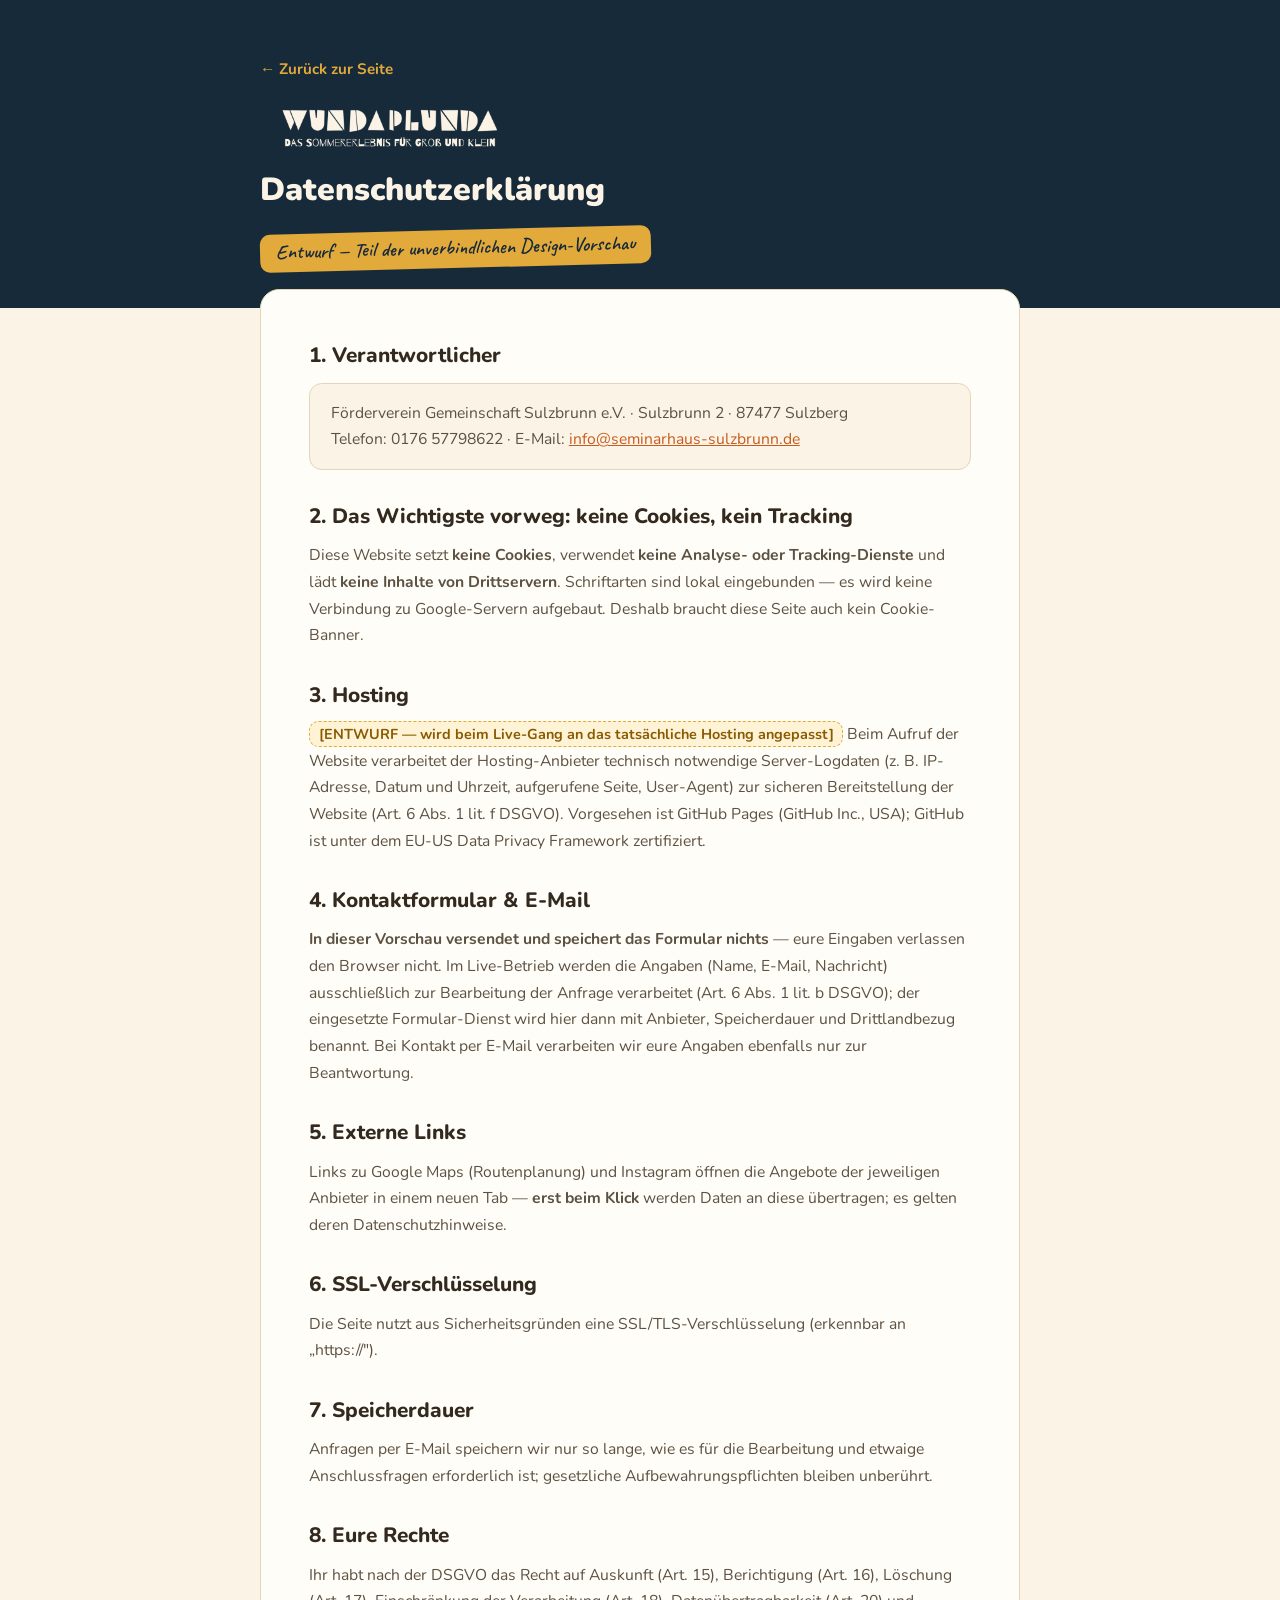
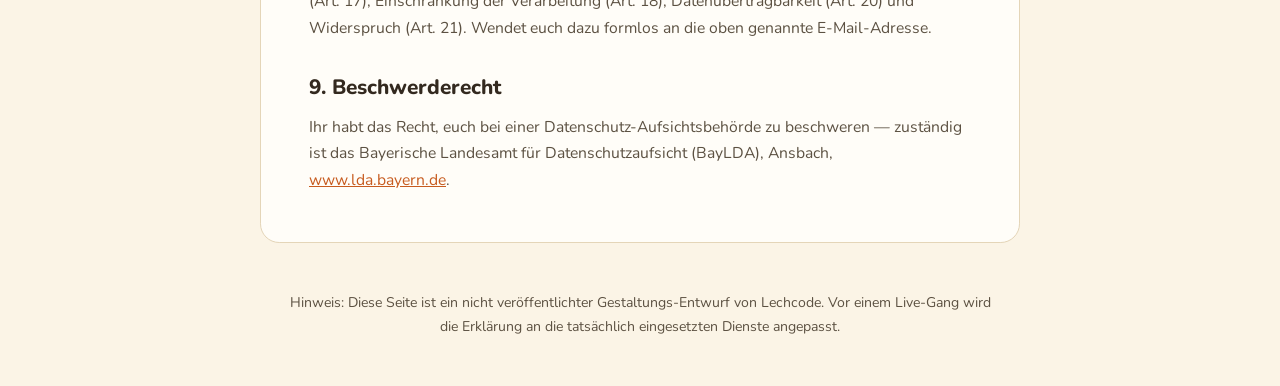
<file: datenschutz.html>
<!DOCTYPE html>
<html lang="de">
<head>
<meta charset="UTF-8">
<meta name="viewport" content="width=device-width, initial-scale=1.0">
<!-- ENTFERNEN sobald Impressum+Datenschutz live & von der Kundin freigegeben -->
<meta name="robots" content="noindex, nofollow">
<title>Datenschutzerklärung · WUNDAPLUNDA (Entwurf)</title>
<meta name="theme-color" content="#172A3A">
<link rel="icon" type="image/png" href="assets/img/marke-quadrat.png">
<link rel="stylesheet" href="assets/fonts.css">
<link rel="stylesheet" href="assets/legal.css">
</head>
<body>
<header class="lhead"><div class="inner">
  <a class="back" href="index.html">← Zurück zur Seite</a>
  <img class="llogo" src="assets/img/logo-wundaplunda-creme.png" alt="WUNDAPLUNDA – Das Sommererlebnis für Groß und Klein" width="1640" height="301">
  <h1>Datenschutzerklärung</h1>
  <span class="entwurf">Entwurf — Teil der unverbindlichen Design-Vorschau</span>
</div></header>
<main class="sheet">
  <h2>1. Verantwortlicher</h2>
  <div class="addr-block"><p>Förderverein Gemeinschaft Sulzbrunn e.V. · Sulzbrunn 2 · 87477 Sulzberg<br>
  Telefon: 0176 57798622 · E-Mail: <a href="mailto:info@seminarhaus-sulzbrunn.de">info@seminarhaus-sulzbrunn.de</a></p></div>
  <h2>2. Das Wichtigste vorweg: keine Cookies, kein Tracking</h2>
  <p>Diese Website setzt <b>keine Cookies</b>, verwendet <b>keine Analyse- oder Tracking-Dienste</b> und lädt <b>keine Inhalte von Drittservern</b>. Schriftarten sind lokal eingebunden — es wird keine Verbindung zu Google-Servern aufgebaut. Deshalb braucht diese Seite auch kein Cookie-Banner.</p>
  <h2>3. Hosting</h2>
  <p><span class="todo">[ENTWURF — wird beim Live-Gang an das tatsächliche Hosting angepasst]</span> Beim Aufruf der Website verarbeitet der Hosting-Anbieter technisch notwendige Server-Logdaten (z. B. IP-Adresse, Datum und Uhrzeit, aufgerufene Seite, User-Agent) zur sicheren Bereitstellung der Website (Art. 6 Abs. 1 lit. f DSGVO). Vorgesehen ist GitHub Pages (GitHub Inc., USA); GitHub ist unter dem EU-US Data Privacy Framework zertifiziert.</p>
  <h2>4. Kontaktformular &amp; E-Mail</h2>
  <p><b>In dieser Vorschau versendet und speichert das Formular nichts</b> — eure Eingaben verlassen den Browser nicht. Im Live-Betrieb werden die Angaben (Name, E-Mail, Nachricht) ausschließlich zur Bearbeitung der Anfrage verarbeitet (Art. 6 Abs. 1 lit. b DSGVO); der eingesetzte Formular-Dienst wird hier dann mit Anbieter, Speicherdauer und Drittlandbezug benannt. Bei Kontakt per E-Mail verarbeiten wir eure Angaben ebenfalls nur zur Beantwortung.</p>
  <h2>5. Externe Links</h2>
  <p>Links zu Google Maps (Routenplanung) und Instagram öffnen die Angebote der jeweiligen Anbieter in einem neuen Tab — <b>erst beim Klick</b> werden Daten an diese übertragen; es gelten deren Datenschutzhinweise.</p>
  <h2>6. SSL-Verschlüsselung</h2>
  <p>Die Seite nutzt aus Sicherheitsgründen eine SSL/TLS-Verschlüsselung (erkennbar an „https://").</p>
  <h2>7. Speicherdauer</h2>
  <p>Anfragen per E-Mail speichern wir nur so lange, wie es für die Bearbeitung und etwaige Anschlussfragen erforderlich ist; gesetzliche Aufbewahrungspflichten bleiben unberührt.</p>
  <h2>8. Eure Rechte</h2>
  <p>Ihr habt nach der DSGVO das Recht auf Auskunft (Art. 15), Berichtigung (Art. 16), Löschung (Art. 17), Einschränkung der Verarbeitung (Art. 18), Datenübertragbarkeit (Art. 20) und Widerspruch (Art. 21). Wendet euch dazu formlos an die oben genannte E-Mail-Adresse.</p>
  <h2>9. Beschwerderecht</h2>
  <p>Ihr habt das Recht, euch bei einer Datenschutz-Aufsichtsbehörde zu beschweren — zuständig ist das Bayerische Landesamt für Datenschutzaufsicht (BayLDA), Ansbach, <a href="https://www.lda.bayern.de" target="_blank" rel="noopener">www.lda.bayern.de</a>.</p>
</main>
<p class="lfoot">Hinweis: Diese Seite ist ein nicht veröffentlichter Gestaltungs-Entwurf von Lechcode. Vor einem Live-Gang wird die Erklärung an die tatsächlich eingesetzten Dienste angepasst.</p>
</body>
</html>
</file>
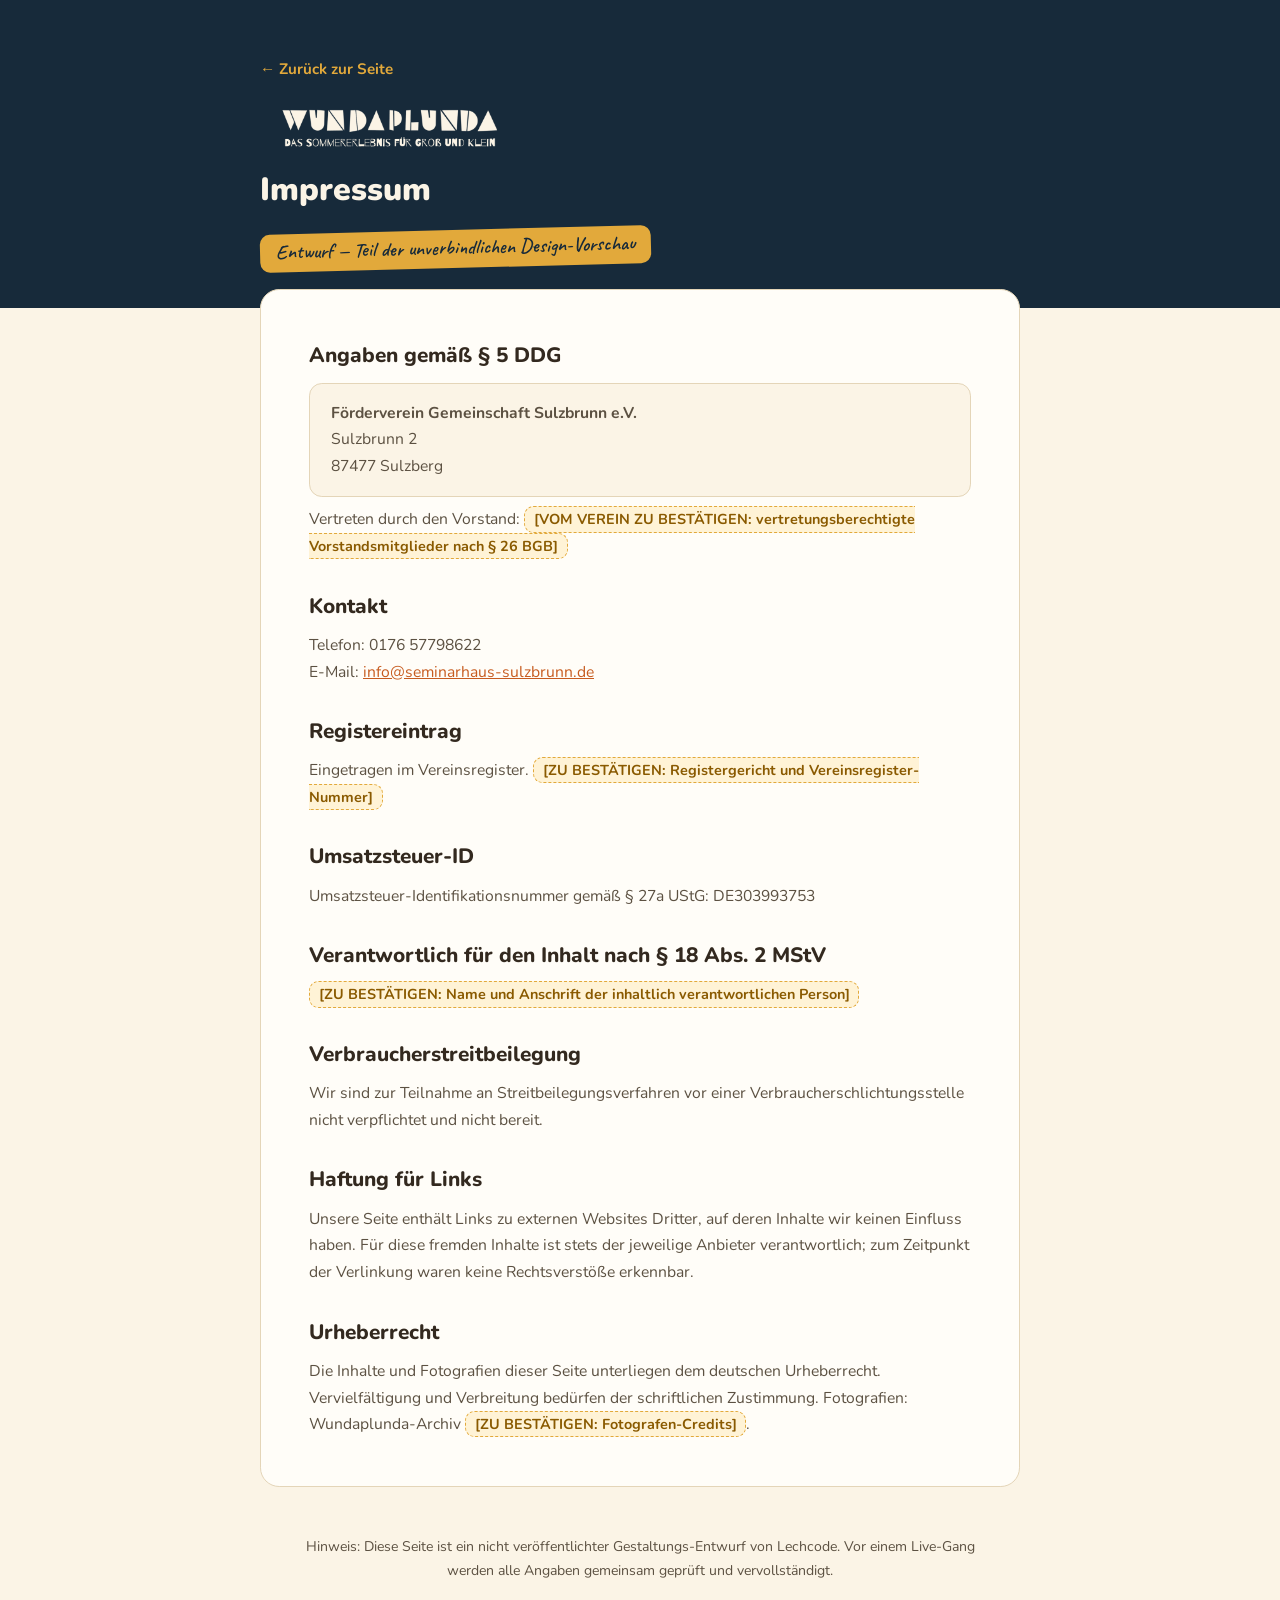
<file: impressum.html>
<!DOCTYPE html>
<html lang="de">
<head>
<meta charset="UTF-8">
<meta name="viewport" content="width=device-width, initial-scale=1.0">
<!-- ENTFERNEN sobald Impressum+Datenschutz live & von der Kundin freigegeben -->
<meta name="robots" content="noindex, nofollow">
<title>Impressum · WUNDAPLUNDA (Entwurf)</title>
<meta name="theme-color" content="#172A3A">
<link rel="icon" type="image/png" href="assets/img/marke-quadrat.png">
<link rel="stylesheet" href="assets/fonts.css">
<link rel="stylesheet" href="assets/legal.css">
</head>
<body>
<header class="lhead"><div class="inner">
  <a class="back" href="index.html">← Zurück zur Seite</a>
  <img class="llogo" src="assets/img/logo-wundaplunda-creme.png" alt="WUNDAPLUNDA – Das Sommererlebnis für Groß und Klein" width="1640" height="301">
  <h1>Impressum</h1>
  <span class="entwurf">Entwurf — Teil der unverbindlichen Design-Vorschau</span>
</div></header>
<main class="sheet">
  <h2>Angaben gemäß § 5 DDG</h2>
  <div class="addr-block">
    <p><b>Förderverein Gemeinschaft Sulzbrunn e.V.</b><br>
    Sulzbrunn 2<br>87477 Sulzberg</p>
  </div>
  <p>Vertreten durch den Vorstand: <span class="todo">[VOM VEREIN ZU BESTÄTIGEN: vertretungsberechtigte Vorstandsmitglieder nach § 26 BGB]</span></p>
  <h2>Kontakt</h2>
  <p>Telefon: 0176 57798622<br>E-Mail: <a href="mailto:info@seminarhaus-sulzbrunn.de">info@seminarhaus-sulzbrunn.de</a></p>
  <h2>Registereintrag</h2>
  <p>Eingetragen im Vereinsregister. <span class="todo">[ZU BESTÄTIGEN: Registergericht und Vereinsregister-Nummer]</span></p>
  <h2>Umsatzsteuer-ID</h2>
  <p>Umsatzsteuer-Identifikationsnummer gemäß § 27a UStG: DE303993753</p>
  <h2>Verantwortlich für den Inhalt nach § 18 Abs. 2 MStV</h2>
  <p><span class="todo">[ZU BESTÄTIGEN: Name und Anschrift der inhaltlich verantwortlichen Person]</span></p>
  <h2>Verbraucherstreitbeilegung</h2>
  <p>Wir sind zur Teilnahme an Streitbeilegungsverfahren vor einer Verbraucherschlichtungsstelle nicht verpflichtet und nicht bereit.</p>
  <h2>Haftung für Links</h2>
  <p>Unsere Seite enthält Links zu externen Websites Dritter, auf deren Inhalte wir keinen Einfluss haben. Für diese fremden Inhalte ist stets der jeweilige Anbieter verantwortlich; zum Zeitpunkt der Verlinkung waren keine Rechtsverstöße erkennbar.</p>
  <h2>Urheberrecht</h2>
  <p>Die Inhalte und Fotografien dieser Seite unterliegen dem deutschen Urheberrecht. Vervielfältigung und Verbreitung bedürfen der schriftlichen Zustimmung. Fotografien: Wundaplunda-Archiv <span class="todo">[ZU BESTÄTIGEN: Fotografen-Credits]</span>.</p>
</main>
<p class="lfoot">Hinweis: Diese Seite ist ein nicht veröffentlichter Gestaltungs-Entwurf von Lechcode. Vor einem Live-Gang werden alle Angaben gemeinsam geprüft und vervollständigt.</p>
</body>
</html>
</file>
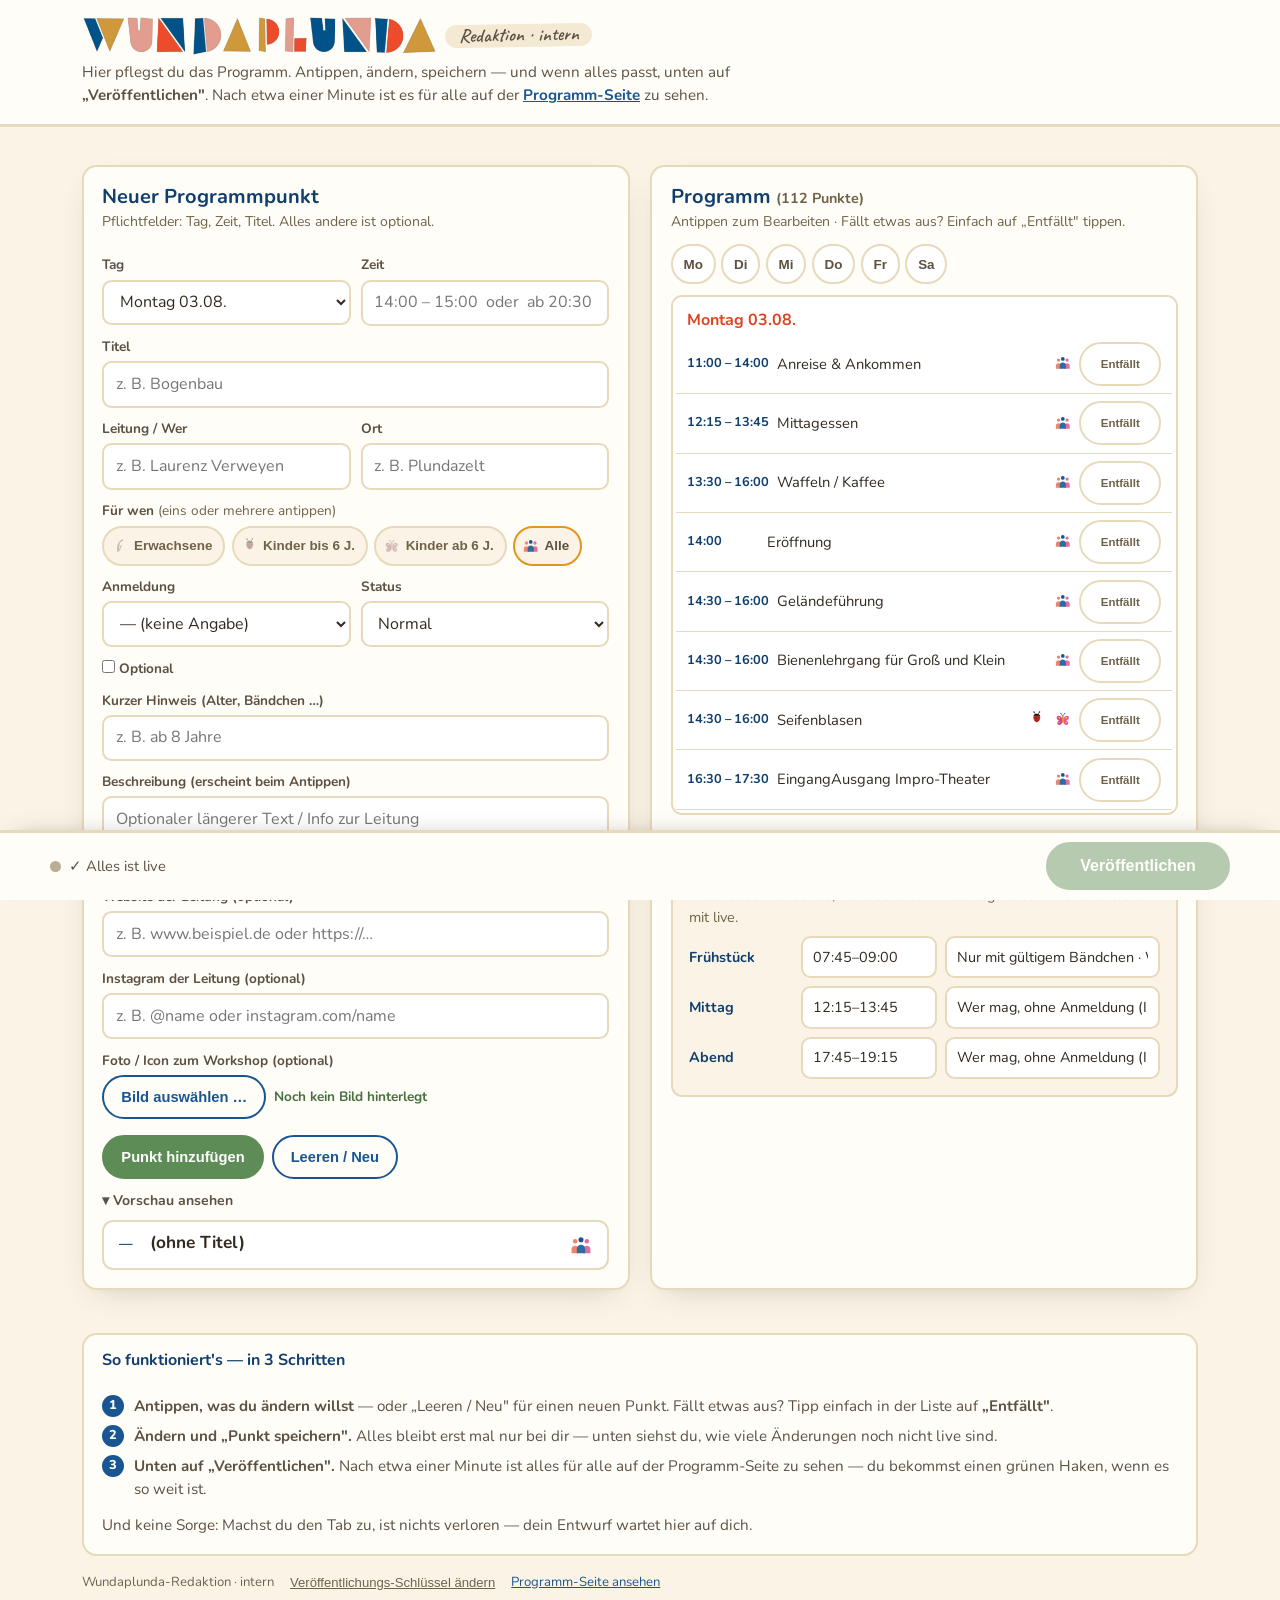
<file: redaktion.html>
<!doctype html>
<html lang="de">
<head>
<meta charset="utf-8">
<meta name="viewport" content="width=device-width, initial-scale=1">
<title>Redaktion · Wundaplunda Programmheft (intern)</title>
<meta name="robots" content="noindex,nofollow">
<meta name="theme-color" content="#FBF4E6">
<link rel="icon" type="image/png" href="assets/img/marke-quadrat.png">
<link rel="stylesheet" href="assets/fonts.css">
<style>
:root{
  --creme:#FBF4E6; --sand:#F4E9D2; --hell:#FFFDF8;
  --blau:#195591; --blau-tief:#103F6E; --blau-mittel:#2C6CA4;
  --koralle:#EE8469; --rot:#E0431F; --rot-tief:#B23311; --gold:#E1971F; --magenta:#D8418F; --gruen:#5E8C57; --gruen-tief:#47703F;
  --ink:#33291F; --ink-soft:#5C5142; --muted:#6F6249; --line:#E7D9BC;
  --display:'Nunito',-apple-system,'Segoe UI',Helvetica,Arial,sans-serif; --sans:'Nunito',-apple-system,'Segoe UI',Helvetica,Arial,sans-serif; --hand:'Caveat',cursive;
  --radius:.9rem; --shadow:0 10px 30px -16px rgba(51,41,31,.3);
}
*{margin:0;padding:0;box-sizing:border-box}
body{font-family:var(--sans);background:var(--creme);color:var(--ink);line-height:1.55;font-size:16px;padding-bottom:6.5rem}
h1,h2,h3{font-family:var(--display);line-height:1.15}
a{color:var(--blau)}
.wrap{max-width:1180px;margin:0 auto;padding:1.2rem clamp(1rem,3vw,2rem) 1.5rem}
.sr-only{position:absolute;width:1px;height:1px;padding:0;margin:-1px;overflow:hidden;clip:rect(0 0 0 0);white-space:nowrap;border:0}
:focus-visible{outline:3px solid var(--blau);outline-offset:2px;border-radius:5px}

header.top{background:var(--hell);border-bottom:3px solid var(--line)}
.top .wrap{padding-top:1rem;padding-bottom:1rem}
.top h1{margin:0;font-size:inherit;font-weight:inherit;line-height:1.1}
.top .red-logo{height:40px;width:auto;display:inline-block;vertical-align:middle}
.top .badge-intern{display:inline-block;background:var(--sand);color:var(--ink-soft);font-family:var(--hand);font-size:1.2rem;padding:.05em .7em;border-radius:99px;transform:rotate(-1deg);margin-left:.5rem;vertical-align:middle}
.top p.sub{color:var(--ink-soft);margin-top:.3rem;max-width:72ch;font-size:.95rem}
.top p.sub a{font-weight:700}

/* Lade-/Entwurfs-Hinweise */
.banner{max-width:1180px;margin:0 auto;padding:0 clamp(1rem,3vw,2rem)}
.banner-inner{margin-top:.9rem;border-radius:.7rem;padding:.7rem 1rem;font-size:.92rem;display:flex;gap:.7rem;align-items:center;flex-wrap:wrap}
#load-note .banner-inner{background:#E7EEF6;color:var(--blau-tief);border:2px solid #C6D6E8}
#warn-note .banner-inner{background:#FCE9B8;color:#8A5A00;border:2px solid #EBD08A}
#draft-banner .banner-inner{background:var(--sand);color:var(--ink-soft);border:2px dashed var(--gold)}
.banner button.link{border:none;background:none;color:var(--blau);font-weight:700;cursor:pointer;text-decoration:underline;font-size:.92rem;padding:0}

.grid{display:grid;grid-template-columns:1fr;gap:1.3rem;margin-top:1.2rem}
@media (min-width:861px){
  .grid{grid-template-columns:1fr 1fr}
  .panel-form{order:-1}
}
.panel{background:var(--hell);border:2px solid var(--line);border-radius:var(--radius);padding:1.1rem 1.15rem;box-shadow:var(--shadow);min-width:0}
.panel h2{font-size:1.25rem;color:var(--blau-tief);margin-bottom:.2rem}
.panel .hint{color:var(--muted);font-size:.88rem;margin-bottom:.7rem}

label{display:block;font-weight:700;font-size:.85rem;color:var(--ink-soft);margin:.65rem 0 .25rem}
input[type=text],input[type=password],textarea,select{width:100%;border:2px solid var(--line);border-radius:.6rem;padding:.55em .7em;font:inherit;background:#fff;color:var(--ink)}
input:focus,textarea:focus,select:focus{outline:none;border-color:var(--blau)}
textarea{min-height:60px;resize:vertical}
.two{display:grid;grid-template-columns:1fr 1fr;gap:.6rem}
@media (max-width:400px){.two{grid-template-columns:1fr}}
.row{display:flex;gap:.5rem;flex-wrap:wrap;align-items:center}

.zgpick{display:flex;gap:.4rem;flex-wrap:wrap;margin-top:.3rem}
.zgpick button{display:inline-flex;align-items:center;gap:.35em;border:2px solid var(--line);background:#fff;border-radius:99px;padding:.42em .8em .42em .55em;cursor:pointer;font-weight:700;font-size:.84rem;color:var(--ink-soft);min-height:40px}
.zgpick button svg{width:1.3em;height:1.3em}
.zgpick button[aria-pressed=true]{border-color:var(--gold);background:var(--creme)}
.zgpick button[aria-pressed=false]{background:var(--creme);color:var(--muted)}
.zgpick button[aria-pressed=false] svg{opacity:.4;filter:grayscale(.65)}

.btn{font-weight:700;border:2px solid var(--blau);background:var(--blau);color:#fff;border-radius:99px;padding:.55em 1.15em;cursor:pointer;font-size:.92rem;min-height:44px}
.btn:hover{background:var(--blau-tief)}
.btn:disabled{opacity:.45;cursor:default}
.btn.ghost{background:transparent;color:var(--blau)}
.btn.ghost:hover{background:var(--creme)}
.btn.ghost.rot{color:var(--rot-tief);border-color:var(--line)}
.btn.ghost.rot:hover{border-color:var(--rot)}
.btn.gruen{border-color:var(--gruen);background:var(--gruen)}
.btn.gruen:hover{background:var(--gruen-tief)}
.actions{display:flex;gap:.5rem;flex-wrap:wrap;margin-top:1rem;align-items:center}
.ok{color:var(--gruen-tief);font-weight:700}
.foto-upload{display:flex;gap:.7rem;align-items:center;flex-wrap:wrap}
.foto-preview{width:132px;height:132px;border-radius:50%;object-fit:cover;object-position:50% 50%;border:2px solid var(--line);flex:none;background:#fff;cursor:grab;touch-action:none;user-select:none;-webkit-user-drag:none}
.foto-preview.grabbing{cursor:grabbing}
#foto-pos-hint{font-size:.82rem;color:var(--ink-mute,#6b5f4e);margin:.25rem 0 0}
.foto-btns{display:flex;gap:.5rem;flex-wrap:wrap;align-items:center}
#foto-hint{font-weight:700;font-size:.85rem}
#foto-hint.err{color:var(--rot)}

/* Tipp-Chip „als Geändert markieren" */
#tip-geaendert{display:none;margin-top:.5rem;background:#FCE9B8;border:1.5px dashed var(--gold);border-radius:.6rem;padding:.45rem .7rem;font-size:.85rem;color:#8A5A00}
#tip-geaendert button{margin-left:.5rem;border:none;background:var(--gold);color:#fff;font-weight:700;border-radius:99px;padding:.2em .8em;cursor:pointer}

/* Vorschau-Karte */
.prev{margin-top:.7rem}
.prev summary{cursor:pointer;font-weight:700;font-size:.88rem;color:var(--ink-soft);list-style:none}
.prev summary::-webkit-details-marker{display:none}
.prev summary::before{content:"▸ "}
.prev[open] summary::before{content:"▾ "}
.card{background:#fff;border:2px solid var(--line);border-radius:.7rem;padding:.7rem .9rem;margin-top:.5rem}
.card.cancelled{background:#FBF1EB;border-color:#E6C9BC}
.card.cancelled h3{text-decoration:line-through;color:var(--ink-soft)}
.card .ct{display:flex;gap:.6rem;align-items:flex-start}
.card h3{font-size:1.08rem;flex:1}
.card .zg-icons{display:flex;gap:.25rem}.card .zg-icons svg{width:1.5rem;height:1.5rem}
.card .meta{display:flex;flex-wrap:wrap;gap:.25rem .9rem;margin-top:.3rem;font-size:.9rem;color:var(--ink-soft)}
.card .meta span{display:inline-flex;align-items:center;gap:.35em}
.card .meta svg{width:1em;height:1em;flex:none;color:var(--muted)}
.card .meta b{color:var(--ink)}
.card .bdg{display:flex;flex-wrap:wrap;gap:.3rem;margin-top:.45rem}
.bd{font-size:.72rem;font-weight:700;border-radius:99px;padding:.2em .65em}
.bd.offen{background:#E9F2E6;color:#3C6B33}.bd.begrenzt{background:#FBE9D6;color:#9A5A12}.bd.optional{background:var(--sand);color:var(--ink-soft)}.bd.alter{background:#E7EEF6;color:var(--blau-tief)}.bd.geaendert{background:#FCE9B8;color:#8A5A00}.bd.entfaellt{background:#F6DAD2;color:#A23217}
.timepill{font-family:var(--display);font-weight:700;color:var(--blau-tief);font-size:.85rem;margin-right:.5rem;white-space:nowrap}

/* Tages-Sprungleiste */
.daychips{display:flex;gap:.35rem;flex-wrap:wrap;margin:.2rem 0 .7rem}
.daychips button{border:2px solid var(--line);background:#fff;border-radius:99px;padding:.3em .8em;font-weight:700;font-size:.84rem;color:var(--ink-soft);cursor:pointer;min-height:40px}
.daychips button.heute{border-color:var(--gold);background:var(--creme);color:var(--ink)}
.daychips button:hover{border-color:var(--koralle)}

/* Liste */
.liste{border:2px solid var(--line);border-radius:.7rem;background:#fff}
@media (min-width:861px){.liste{max-height:520px;overflow:auto}}
.daygrp{padding:.2rem .2rem .4rem}
.daygrp > .dh{font-family:var(--display);font-weight:700;color:var(--rot);padding:.45rem .7rem .15rem;position:sticky;top:0;background:#fff;z-index:2}
.daygrp > .dh .hbadge{font-family:var(--hand);font-size:1rem;color:var(--gruen-tief);margin-left:.4rem}
.item{display:flex;align-items:center;gap:.5rem;padding:.45rem .7rem;border-bottom:1px solid var(--line);cursor:pointer;min-height:48px}
.item:hover{background:var(--creme)}
.item.sel{background:#EAF1F8;outline:2px solid var(--blau);outline-offset:-2px;border-radius:.4rem}
.item .t{font-weight:700;color:var(--blau-tief);font-size:.8rem;min-width:72px;flex:none}
.item .ti{flex:1;font-size:.92rem;min-width:0;overflow:hidden;text-overflow:ellipsis;white-space:nowrap}
.item .ico{flex:none}.item .ico svg{width:1.1rem;height:1.1rem;vertical-align:-.2rem}
.item.off .ti{text-decoration:line-through;color:var(--muted)}
.item.off{background:#FBF3EF}
.flag{flex:none;border:2px solid var(--line);background:#fff;border-radius:99px;font-size:.72rem;font-weight:700;color:var(--muted);padding:.35em .8em;cursor:pointer;min-height:44px;min-width:82px}
.flag[aria-pressed=true]{background:var(--rot-tief);border-color:var(--rot-tief);color:#fff}
.flag:hover{border-color:var(--rot)}

/* Essenszeiten */
#essen-panel{margin-top:1rem;border:2px solid var(--line);border-radius:.7rem;background:var(--creme);overflow:hidden}
#essen-panel summary{cursor:pointer;list-style:none;padding:.8rem 1rem;font-family:var(--display);font-weight:700;color:var(--ink)}
#essen-panel summary::-webkit-details-marker{display:none}
#essen-panel summary::after{content:"+";float:right;color:var(--koralle);font-weight:800}
#essen-panel[open] summary::after{content:"–"}
.essen-body{padding:0 1rem 1rem;font-size:.9rem;color:var(--muted)}
.essen-row{display:grid;grid-template-columns:6.5rem 8.5rem 1fr;gap:.5rem;align-items:center;margin-top:.5rem}
.essen-row b{color:var(--blau-tief)}
@media (max-width:560px){.essen-row{grid-template-columns:5.5rem 1fr}.essen-row input.hinweis{grid-column:1 / -1}}

/* Hilfe */
#hilfe{max-width:1180px;margin:1.2rem auto 0;padding:0 clamp(1rem,3vw,2rem)}
#hilfe details{background:var(--hell);border:2px solid var(--line);border-radius:var(--radius);overflow:hidden}
#hilfe summary{cursor:pointer;list-style:none;padding:.85rem 1.1rem;font-family:var(--display);font-weight:700;color:var(--blau-tief)}
#hilfe summary::-webkit-details-marker{display:none}
#hilfe .hb{padding:0 1.1rem 1rem;color:var(--ink-soft);font-size:.95rem}
.steps{counter-reset:s;margin:.3rem 0 0;padding:0;list-style:none}
.steps li{counter-increment:s;padding:.2rem 0 .2rem 2rem;position:relative}
.steps li::before{content:counter(s);position:absolute;left:0;top:.22rem;width:1.4rem;height:1.4rem;background:var(--blau);color:#fff;border-radius:50%;display:grid;place-items:center;font-size:.8rem;font-weight:800}

/* Fußzeile */
.foot{max-width:1180px;margin:1rem auto 0;padding:0 clamp(1rem,3vw,2rem);font-size:.82rem;color:var(--muted);display:flex;gap:1rem;flex-wrap:wrap}
.foot button.link{border:none;background:none;color:var(--muted);text-decoration:underline;cursor:pointer;font-size:.82rem;padding:0}

/* ===== Publish-Leiste ===== */
#publishbar{position:fixed;left:0;right:0;bottom:0;z-index:50;background:var(--hell);border-top:3px solid var(--line);box-shadow:0 -8px 24px -18px rgba(51,41,31,.5);padding:.6rem clamp(1rem,3vw,2rem) calc(.6rem + env(safe-area-inset-bottom))}
.pub-inner{max-width:1180px;margin:0 auto;display:flex;align-items:center;gap:.8rem;flex-wrap:wrap}
#pub-status{flex:1 1 240px;font-size:.92rem;color:var(--ink-soft);display:flex;align-items:center;gap:.5rem;min-width:0}
#pub-status .dot{width:.7rem;height:.7rem;border-radius:50%;flex:none;background:#B9AD93}
#pub-status.s-dirty .dot{background:var(--gold)}
#pub-status.s-busy .dot{background:var(--blau);animation:pulse 1.1s ease-in-out infinite}
#pub-status.s-live .dot{background:var(--gruen)}
#pub-status.s-error .dot{background:var(--rot)}
#pub-status b{color:var(--ink)}
@keyframes pulse{0%,100%{opacity:1}50%{opacity:.35}}
#btn-discard{border:none;background:none;color:var(--muted);text-decoration:underline;cursor:pointer;font-size:.85rem;padding:0;display:none}
#btn-publish{min-width:11.5rem;min-height:48px;font-size:1rem}

/* ===== Schlüssel-Dialog ===== */
dialog#key-dialog{border:none;border-radius:var(--radius);box-shadow:0 30px 80px -30px rgba(16,29,41,.5);padding:0;width:min(94vw,480px)}
dialog#key-dialog::backdrop{background:rgba(16,29,41,.45)}
.kd-body{padding:1.3rem 1.3rem 1.1rem;background:var(--hell)}
.kd-body h2{font-size:1.25rem;color:var(--blau-tief);margin-bottom:.4rem}
.kd-body p{font-size:.92rem;color:var(--ink-soft);margin:.4rem 0}
.kd-key{display:flex;gap:.4rem;margin-top:.6rem}
.kd-key input{flex:1;font-family:ui-monospace,Menlo,monospace;font-size:.9rem}
.kd-key button{flex:none;border:2px solid var(--line);background:#fff;border-radius:.6rem;cursor:pointer;padding:0 .7em;font-size:1rem}
#key-err{display:none;background:#F6DAD2;color:#8A2A12;border-radius:.5rem;padding:.5rem .7rem;font-size:.86rem;margin-top:.6rem;font-weight:600}
.kd-small{font-size:.8rem;color:var(--muted);margin-top:.7rem}
</style>
</head>
<body>

<svg width="0" height="0" style="position:absolute" aria-hidden="true"><defs>
  <symbol id="i-feder" viewBox="0 0 32 32"><g transform="rotate(-8 16 16)"><path d="M22.7 4.6c-5.3.7-10.2 4.3-12.6 9.7-1.8 4-2.1 8.1-1.5 11.6.06.35.5.45.7.16l1.9-2.6c.13-.18.18-.4.13-.62-.5-2.3-.2-4.9.9-7.4 1.7-3.9 4.9-6.7 8.5-7.8.27-.08.3-.1.5-.35l1.1-2.1c.18-.34-.12-.42-.6-.36z" fill="#B85C36"/><path d="M14.6 18.5c.8-1.7 1.4-2.4 2.6-3.6M13.2 22.7c.9-2 1.9-4 3.7-6M12.2 24.9c.6-1.4.7-1.6 1.4-2.9" stroke="#7A3A20" stroke-width="1" stroke-linecap="round" fill="none"/><line x1="9.4" y1="25.4" x2="13.6" y2="14" stroke="#7A3A20" stroke-width="1.2" stroke-linecap="round"/></g></symbol>
  <symbol id="i-kaefer" viewBox="0 0 32 32"><line x1="13" y1="6.5" x2="11" y2="3.8" stroke="#1a1a1a" stroke-width="1.3" stroke-linecap="round"/><line x1="19" y1="6.5" x2="21" y2="3.8" stroke="#1a1a1a" stroke-width="1.3" stroke-linecap="round"/><circle cx="11" cy="3.6" r="1.1" fill="#1a1a1a"/><circle cx="21" cy="3.6" r="1.1" fill="#1a1a1a"/><path d="M16 7c-3.6 0-6.3 2.5-6.3 6.4 0 5.2 3 9.1 6.3 9.1s6.3-3.9 6.3-9.1C22.3 9.5 19.6 7 16 7z" fill="#E0301E"/><path d="M9.9 11.2C11 8.6 13.3 7 16 7s5 1.6 6.1 4.2c-.9-.5-1.9-.8-3-.8H12.9c-1.1 0-2.1.3-3 .8z" fill="#1a1a1a"/><line x1="16" y1="10.8" x2="16" y2="22.2" stroke="#1a1a1a" stroke-width="1"/><circle cx="12.7" cy="14.3" r="1.15" fill="#1a1a1a"/><circle cx="19.3" cy="14.3" r="1.15" fill="#1a1a1a"/><circle cx="13.4" cy="18.4" r="1" fill="#1a1a1a"/><circle cx="18.6" cy="18.4" r="1" fill="#1a1a1a"/></symbol>
  <symbol id="i-falter" viewBox="0 0 32 32"><path d="M15.2 16c-1.6-3.4-4-5.6-6.6-5.6-2.2 0-3.7 1.6-3.7 3.8 0 2.6 2 4.7 5 5.2-2.3.5-3.9 2.2-3.9 4.3 0 2 1.5 3.4 3.5 3.4 2.6 0 5-2.3 5.7-5.5z" fill="#D8418F"/><path d="M16.8 16c1.6-3.4 4-5.6 6.6-5.6 2.2 0 3.7 1.6 3.7 3.8 0 2.6-2 4.7-5 5.2 2.3.5 3.9 2.2 3.9 4.3 0 2-1.5 3.4-3.5 3.4-2.6 0-5-2.3-5.7-5.5z" fill="#E85BA3"/><ellipse cx="9.7" cy="14.2" rx="1.7" ry="1.5" fill="#F4C84A"/><ellipse cx="22.3" cy="14.2" rx="1.7" ry="1.5" fill="#F4C84A"/><circle cx="9.5" cy="22.6" r="1.2" fill="#F4C84A"/><circle cx="22.5" cy="22.6" r="1.2" fill="#F4C84A"/><path d="M16 9.5c-.9 0-1.5.8-1.5 2v9c0 1.6.7 3 1.5 3s1.5-1.4 1.5-3v-9c0-1.2-.6-2-1.5-2z" fill="#E1971F"/><line x1="14.8" y1="9.6" x2="12.6" y2="6.4" stroke="#103F6E" stroke-width="1.2" stroke-linecap="round"/><line x1="17.2" y1="9.6" x2="19.4" y2="6.4" stroke="#103F6E" stroke-width="1.2" stroke-linecap="round"/><circle cx="12.4" cy="6.1" r="1" fill="#3E7CB1"/><circle cx="19.6" cy="6.1" r="1" fill="#3E7CB1"/></symbol>
  <symbol id="i-gruppe" viewBox="0 0 32 32"><circle cx="8.2" cy="11" r="3" fill="#EE8469"/><path d="M3.4 27v-5.4c0-2.6 2.1-4.6 4.8-4.6s4.8 2 4.8 4.6V27z" fill="#EE8469"/><circle cx="23.8" cy="11" r="3" fill="#E06FA0"/><path d="M19 27v-5.4c0-2.6 2.1-4.6 4.8-4.6s4.8 2 4.8 4.6V27z" fill="#E06FA0"/><circle cx="16" cy="9" r="3.4" fill="#195591"/><path d="M10.4 27v-6.1c0-3 2.5-5.3 5.6-5.3s5.6 2.3 5.6 5.3V27z" fill="#2C6CA4"/></symbol>
  <symbol id="i-person" viewBox="0 0 24 24" fill="none" stroke="currentColor" stroke-width="2"><circle cx="12" cy="8" r="4"/><path d="M4 21c0-4 3.6-6 8-6s8 2 8 6" stroke-linecap="round"/></symbol>
  <symbol id="i-pin" viewBox="0 0 24 24" fill="none" stroke="currentColor" stroke-width="2"><path d="M12 22s7-6.1 7-11a7 7 0 1 0-14 0c0 4.9 7 11 7 11z"/><circle cx="12" cy="11" r="2.5"/></symbol>
</defs></svg>

<header class="top">
  <div class="wrap">
    <h1><span class="sr-only">Wundaplunda Programmheft – Redaktion</span><img class="red-logo" src="assets/img/wortmarke.png" alt="WUNDAPLUNDA" width="1368" height="154"><span class="badge-intern">Redaktion · intern</span></h1>
    <p class="sub">Hier pflegst du das Programm. Antippen, ändern, speichern — und wenn alles passt, unten auf <strong>„Veröffentlichen"</strong>. Nach etwa einer Minute ist es für alle auf der <a href="programmheft.html" target="_blank" rel="noopener">Programm-Seite</a> zu sehen.</p>
  </div>
</header>

<div class="banner" id="load-note" hidden><div class="banner-inner">⏳ Lade den aktuellen Stand …</div></div>
<div class="banner" id="warn-note" hidden><div class="banner-inner">⚠️ Konnte den aktuellen Stand nicht laden — du arbeitest evtl. auf einer älteren Version. Beim Veröffentlichen wird das aber noch einmal geprüft.</div></div>
<div class="banner" id="draft-banner" hidden><div class="banner-inner">✏️ Du arbeitest an einem Entwurf von <b id="draft-zeit"></b> — noch nicht veröffentlicht. <button class="link" id="btn-draft-discard" type="button">Entwurf verwerfen &amp; Live-Stand laden</button></div></div>

<div class="wrap">
  <div class="grid">

    <!-- Liste (mobil zuerst) -->
    <section class="panel panel-list" aria-label="Alle Programmpunkte">
      <h2>Programm <span id="count" style="font-family:var(--sans);font-weight:700;color:var(--muted);font-size:.9rem"></span></h2>
      <p class="hint">Antippen zum Bearbeiten · Fällt etwas aus? Einfach auf „Entfällt" tippen.</p>
      <div class="daychips" id="daychips" role="group" aria-label="Zum Tag springen"></div>
      <div class="liste" id="liste"></div>

      <details id="essen-panel">
        <summary>🍽 Essenszeiten (Frühstück · Mittag · Abend)</summary>
        <div class="essen-body">
          <p>Änderst du hier etwas, zählt es unten mit und geht beim Veröffentlichen mit live.</p>
          <div id="essen-rows"></div>
        </div>
      </details>
    </section>

    <!-- Formular -->
    <section class="panel panel-form" aria-label="Programmpunkt bearbeiten" id="form-panel">
      <h2 id="form-titel">Neuer Programmpunkt</h2>
      <p class="hint">Pflichtfelder: Tag, Zeit, Titel. Alles andere ist optional.</p>
      <form id="form" autocomplete="off">
        <div class="two">
          <div><label for="f-tag">Tag</label>
            <select id="f-tag"></select></div>
          <div><label for="f-zeit">Zeit</label>
            <input type="text" id="f-zeit" placeholder="14:00 – 15:00  oder  ab 20:30"></div>
        </div>
        <label for="f-titel">Titel</label>
        <input type="text" id="f-titel" placeholder="z. B. Bogenbau">
        <div class="two">
          <div><label for="f-wer">Leitung / Wer</label>
            <input type="text" id="f-wer" placeholder="z. B. Laurenz Verweyen"></div>
          <div><label for="f-wo">Ort</label>
            <input type="text" id="f-wo" placeholder="z. B. Plundazelt"></div>
        </div>
        <label>Für wen <span style="font-weight:400;color:var(--muted)">(eins oder mehrere antippen)</span></label>
        <div class="zgpick" id="f-wen" role="group" aria-label="Zielgruppe"></div>
        <div class="two">
          <div><label for="f-anmeldung">Anmeldung</label>
            <select id="f-anmeldung">
              <option value="">— (keine Angabe)</option>
              <option value="offen">Ohne Anmeldung</option>
              <option value="begrenzt">Begrenzte Plätze</option>
            </select></div>
          <div><label for="f-status">Status</label>
            <select id="f-status">
              <option value="">Normal</option>
              <option value="geaendert">Geändert</option>
              <option value="entfaellt">Entfällt</option>
            </select></div>
        </div>
        <div id="tip-geaendert">Zeit oder Ort geändert — als <b>„Geändert"</b> markieren?<button type="button" id="tip-ja">Ja, markieren</button></div>
        <div class="row" style="margin-top:.7rem">
          <label style="margin:0"><input type="checkbox" id="f-optional"> Optional</label>
        </div>
        <label for="f-hinweis">Kurzer Hinweis (Alter, Bändchen …)</label>
        <input type="text" id="f-hinweis" placeholder="z. B. ab 8 Jahre">
        <label for="f-info">Beschreibung (erscheint beim Antippen)</label>
        <textarea id="f-info" placeholder="Optionaler längerer Text / Info zur Leitung"></textarea>

        <label for="f-web">Website der Leitung (optional)</label>
        <input type="text" id="f-web" placeholder="z. B. www.beispiel.de oder https://…">

        <label for="f-insta">Instagram der Leitung (optional)</label>
        <input type="text" id="f-insta" placeholder="z. B. @name oder instagram.com/name">

        <label>Foto / Icon zum Workshop (optional)</label>
        <input type="hidden" id="f-foto">
        <input type="file" id="f-foto-input" accept="image/*" hidden>
        <div class="foto-upload">
          <img id="f-foto-preview" class="foto-preview" alt="Vorschau" hidden>
          <div class="foto-btns">
            <button type="button" class="btn ghost" id="btn-foto-pick">Bild auswählen …</button>
            <button type="button" class="btn ghost rot" id="btn-foto-remove" hidden>Entfernen</button>
            <span id="foto-hint" class="ok"></span>
          </div>
        </div>
        <p id="foto-pos-hint" hidden>↔ Bild im Kreis verschieben, um den Ausschnitt zu wählen (so erscheint es später im Programm).</p>

        <div class="actions">
          <button type="submit" class="btn gruen" id="btn-save">Punkt hinzufügen</button>
          <button type="button" class="btn ghost" id="btn-new">Leeren / Neu</button>
          <button type="button" class="btn ghost rot" id="btn-del" hidden>Punkt löschen</button>
          <span id="save-hint" class="ok"></span>
        </div>
      </form>

      <details class="prev" id="prev-wrap"><summary>Vorschau ansehen</summary><div id="preview"></div></details>
    </section>

  </div>
</div>

<div id="hilfe">
  <details id="hilfe-box">
    <summary>So funktioniert's — in 3 Schritten</summary>
    <div class="hb">
      <ol class="steps">
        <li><b>Antippen, was du ändern willst</b> — oder „Leeren / Neu" für einen neuen Punkt. Fällt etwas aus? Tipp einfach in der Liste auf <b>„Entfällt"</b>.</li>
        <li><b>Ändern und „Punkt speichern".</b> Alles bleibt erst mal nur bei dir — unten siehst du, wie viele Änderungen noch nicht live sind.</li>
        <li><b>Unten auf „Veröffentlichen".</b> Nach etwa einer Minute ist alles für alle auf der Programm-Seite zu sehen — du bekommst einen grünen Haken, wenn es so weit ist.</li>
      </ol>
      <p style="margin-top:.6rem">Und keine Sorge: Machst du den Tab zu, ist nichts verloren — dein Entwurf wartet hier auf dich.</p>
    </div>
  </details>
</div>

<div class="foot">
  <span>Wundaplunda-Redaktion · intern</span>
  <button class="link" id="btn-key-change" type="button">Veröffentlichungs-Schlüssel ändern</button>
  <a href="programmheft.html" target="_blank" rel="noopener">Programm-Seite ansehen</a>
</div>

<!-- ===== Publish-Leiste ===== -->
<div id="publishbar">
  <div class="pub-inner">
    <div id="pub-status" class="s-clean" role="status" aria-live="polite"><span class="dot" aria-hidden="true"></span><span id="pub-text">✓ Alles ist live</span></div>
    <button id="btn-discard" type="button">Änderungen verwerfen</button>
    <button id="btn-publish" class="btn gruen" type="button" disabled>Veröffentlichen</button>
  </div>
</div>

<!-- ===== Schlüssel-Dialog ===== -->
<dialog id="key-dialog" aria-labelledby="kd-h">
  <div class="kd-body">
    <h2 id="kd-h">Einmal einrichten: dein Veröffentlichungs-Schlüssel</h2>
    <p id="kd-intro">Damit die Seite weiß, dass wirklich <b>du</b> veröffentlichst, brauchst du einmalig deinen persönlichen Schlüssel. Den bekommst du von uns. Er wird nur auf diesem Gerät gespeichert — einmal einfügen, nie wieder dran denken.</p>
    <div class="kd-key">
      <input type="password" id="key-input" placeholder="Schlüssel hier einfügen" autocomplete="off" spellcheck="false" aria-label="Veröffentlichungs-Schlüssel">
      <button type="button" id="key-eye" aria-label="Schlüssel anzeigen">👁</button>
    </div>
    <div id="key-err"></div>
    <div class="actions">
      <button class="btn gruen" id="key-save" type="button">Schlüssel speichern</button>
      <button class="btn ghost" id="key-cancel" type="button">Abbrechen</button>
    </div>
    <p class="kd-small">Schlüssel vergessen oder nie bekommen? Kein Problem — schreib uns kurz, du bekommst sofort einen neuen. Handy und Laptop brauchen den Schlüssel je einmal.</p>
  </div>
</dialog>

<script src="assets/programm-daten.js"></script>
<script>
(function(){
  "use strict";

  /* ============ Konfiguration ============ */
  var GH = { owner:"lechcode", repo:"wundaplunda-2026", branch:"main",
             path:"assets/programm-daten.js", apiVersion:"2022-11-28" };
  var TOKEN_KEY="wunda-schluessel", DRAFT_KEY="wunda-entwurf", HELP_KEY="wunda-hilfe-gesehen";
  var KNOWN=["tag","zeit","titel","wer","wo","wen","anmeldung","optional","hinweis","info","status","web","insta","foto"];
  var ICON={feder:"i-feder",kaefer:"i-kaefer",falter:"i-falter",gruppe:"i-gruppe"};

  /* ============ Kleine Helfer ============ */
  function $(id){return document.getElementById(id);}
  function esc(s){return (s==null?"":String(s)).replace(/[&<>"]/g,function(c){return {"&":"&amp;","<":"&lt;",">":"&gt;",'"':"&quot;"}[c];});}
  function use(id){return '<svg aria-hidden="true"><use href="#'+id+'"/></svg>';}
  function deepCopy(o){return JSON.parse(JSON.stringify(o));}
  function pad2(n){return (n<10?"0":"")+n;}
  function nowStr(){var d=new Date();return pad2(d.getDate())+"."+pad2(d.getMonth()+1)+"."+d.getFullYear()+", "+pad2(d.getHours())+":"+pad2(d.getMinutes())+" Uhr";}
  function fmtDraft(t){var d=new Date(t);return pad2(d.getDate())+"."+pad2(d.getMonth()+1)+"., "+pad2(d.getHours())+":"+pad2(d.getMinutes())+" Uhr";}

  /* ==ENGINE-START== (pur, testbar — keine DOM-Zugriffe) */
  function b64encodeUtf8(str){
    var bytes=new TextEncoder().encode(str), bin="", CH=8192;
    for(var i=0;i<bytes.length;i+=CH){ bin+=String.fromCharCode.apply(null, bytes.subarray(i,i+CH)); }
    return btoa(bin);
  }
  function b64decodeUtf8(b64){
    var bin=atob((b64||"").replace(/\s/g,"")), bytes=new Uint8Array(bin.length);
    for(var i=0;i<bin.length;i++) bytes[i]=bin.charCodeAt(i);
    return new TextDecoder().decode(bytes);
  }
  function parseWunda(source){
    /* Quelle = eigene Repo-Datei (per HTTPS von api.github.com) — gleicher Vertrauenskreis wie das script-Tag. */
    return new Function(source + "\n;return WUNDA;")();
  }
  var FALLBACK_HEADER="/* WUNDAPLUNDA · PROGRAMMHEFT — EINE QUELLE FÜR ALLES (automatisch gepflegt über redaktion.html) */\n\n";
  function extractHeader(source){
    var i=(source||"").indexOf("const WUNDA");
    return i>0 ? source.slice(0,i) : FALLBACK_HEADER;
  }
  function isIdent(k){return /^[A-Za-z_$][A-Za-z0-9_$]*$/.test(k);}
  function keyStr(k){return isIdent(k)?k:JSON.stringify(k);}
  function serInline(v){
    if(Array.isArray(v)) return "["+v.map(serInline).join(", ")+"]";
    if(v && typeof v==="object"){
      var ks=Object.keys(v);
      return ks.length ? "{ "+ks.map(function(k){return keyStr(k)+":"+serInline(v[k]);}).join(", ")+" }" : "{}";
    }
    return JSON.stringify(v);
  }
  function serBlock(v, ind){
    var pad=new Array(ind+1).join("  "), pad1=pad+"  ";
    if(Array.isArray(v)){
      if(!v.length) return "[]";
      var allPrim=v.every(function(x){return x===null||typeof x!=="object";});
      if(allPrim) return serInline(v);
      return "[\n"+v.map(function(x){return pad1+serInline(x)+",";}).join("\n")+"\n"+pad+"]";
    }
    if(v && typeof v==="object"){
      var ks=Object.keys(v);
      if(!ks.length) return "{}";
      return "{\n"+ks.map(function(k){return pad1+keyStr(k)+": "+serBlock(v[k], ind+1)+",";}).join("\n")+"\n"+pad+"}";
    }
    return JSON.stringify(v);
  }
  function genProgrammBlock(arr, tage){
    var lines=["["], cur=null;
    (arr||[]).forEach(function(p){
      if(p.tag!==cur){
        cur=p.tag;
        var wd=cur;
        (tage||[]).some(function(t){ if(t.key===cur){wd=t.wochentag;return true;} return false; });
        lines.push("    // "+wd);
      }
      /* Exakter Passthrough: JEDES vorhandene Feld wird verbatim geschrieben (KNOWN zuerst,
         dann unbekannte) — garantiert Roundtrip-Treue, keine wertbasierten Auslassungen. */
      var parts=[];
      KNOWN.forEach(function(k){ if(k in p) parts.push(k+":"+JSON.stringify(p[k])); });
      Object.keys(p).forEach(function(k){ if(KNOWN.indexOf(k)===-1) parts.push(keyStr(k)+":"+JSON.stringify(p[k])); });
      lines.push("    { "+parts.join(", ")+" },");
    });
    lines.push("  ]");
    return lines.join("\n");
  }
  function serializeWunda(data, header){
    var parts=[];
    Object.keys(data).forEach(function(k){
      if(k==="programm"){
        parts.push("  // --- ALLE PROGRAMMPUNKTE (eine Zeile = ein Punkt) ---\n  programm: "+genProgrammBlock(data.programm, data.festival && data.festival.tage)+",");
      } else {
        parts.push("  "+keyStr(k)+": "+serBlock(data[k],1)+",");
      }
    });
    return (header||FALLBACK_HEADER)+"const WUNDA = {\n"+parts.join("\n\n")+"\n};\nif (typeof module !== \"undefined\") module.exports = WUNDA;\n";
  }
  function assertSerializable(v, path){
    path=path||"daten";
    var t=typeof v;
    if(v===null||t==="string"||t==="boolean") return;
    if(t==="number"){ if(!isFinite(v)) throw new Error("Ungültige Zahl im Feld: "+path); return; }
    if(Array.isArray(v)){ v.forEach(function(x,i){assertSerializable(x, path+"["+i+"]");}); return; }
    if(t==="object" && Object.getPrototypeOf(v)===Object.prototype){
      Object.keys(v).forEach(function(k){assertSerializable(v[k], path+"."+k);}); return;
    }
    throw new Error("Nicht sicher schreibbarer Wert im Feld: "+path);
  }
  /* ==ENGINE-END== */

  // für Tests zugänglich (kein Geheimnis enthalten)
  window.__wundaEngine={parseWunda:parseWunda,serializeWunda:serializeWunda,extractHeader:extractHeader,
    genProgrammBlock:genProgrammBlock,b64encodeUtf8:b64encodeUtf8,b64decodeUtf8:b64decodeUtf8,assertSerializable:assertSerializable};

  /* ============ GitHub-Zugriff ============ */
  function getToken(){ try{return localStorage.getItem(TOKEN_KEY)||"";}catch(e){return "";} }
  function setToken(t){ try{localStorage.setItem(TOKEN_KEY,t);}catch(e){} }
  function ghHeaders(token){
    return {"Authorization":"Bearer "+token,"Accept":"application/vnd.github+json","X-GitHub-Api-Version":GH.apiVersion};
  }
  function ghError(status, resp){
    var e=new Error("GitHub "+status); e.status=status;
    if(status===401) e.code="auth";
    else if(status===403){ e.code=(resp && resp.headers && resp.headers.get("x-ratelimit-remaining")==="0")?"rate":"perm"; }
    else if(status===404) e.code="perm";
    else if(status===409||status===422) e.code="conflict";
    else e.code="http";
    return e;
  }
  async function ghGetFile(token){
    var url="https://api.github.com/repos/"+GH.owner+"/"+GH.repo+"/contents/"+GH.path+"?ref="+GH.branch;
    var r;
    try{ r=await fetch(url,{headers:ghHeaders(token)}); }
    catch(err){ var e=new Error("net"); e.code="net"; throw e; }
    if(!r.ok) throw ghError(r.status, r);
    var j=await r.json();
    var source=b64decodeUtf8(j.content);
    return { source:source, sha:j.sha, data:parseWunda(source) };
  }
  async function ghPutFile(token, contentB64, sha, message){
    var url="https://api.github.com/repos/"+GH.owner+"/"+GH.repo+"/contents/"+GH.path;
    var r;
    try{
      r=await fetch(url,{method:"PUT",headers:ghHeaders(token),
        body:JSON.stringify({message:message,content:contentB64,sha:sha,branch:GH.branch})});
    }catch(err){ var e=new Error("net"); e.code="net"; throw e; }
    if(!r.ok) throw ghError(r.status, r);
    return r.json();
  }
  /* Binär-Upload (Bild) an beliebigen Pfad — spiegelt ghPutFile, ohne sha (immer neue Datei). */
  async function ghPutBinary(token, path, contentB64, message){
    var url="https://api.github.com/repos/"+GH.owner+"/"+GH.repo+"/contents/"+path;
    var r;
    try{
      r=await fetch(url,{method:"PUT",headers:ghHeaders(token),
        body:JSON.stringify({message:message,content:contentB64,branch:GH.branch})});
    }catch(err){ var e=new Error("net"); e.code="net"; throw e; }
    if(!r.ok) throw ghError(r.status, r);
    return r.json();
  }

  /* ============ Zustand ============ */
  var data=null, work=[], workEssen=[], sel=-1;
  var workKatalog={}, baseKatalog={};   // zentrale Inhalte (Beschreibung/Leitung/Foto/Links) je Workshop-Titel
  var baseline=null;              // {sha, source, data} — Repo-Stand beim Laden/letzten Publish
  var baseProgJson=[], baseEssenJson=[];
  var busy=false, liveTimer=null, pendingPublish=false;
  var ZG={};

  function resetBaselinesFrom(d){
    baseProgJson=(d.programm||[]).map(function(p){return JSON.stringify(p);});
    baseEssenJson=(((d.verpflegung||{}).essenszeiten)||[]).map(function(z){return JSON.stringify(z);});
    baseKatalog=deepCopy(d.katalog||{});
  }
  function countChanges(){
    var mapA={}; baseProgJson.forEach(function(s){mapA[s]=(mapA[s]||0)+1;});
    var added=0;
    work.forEach(function(p){ var s=JSON.stringify(p); if(mapA[s]>0){mapA[s]--;} else {added++;} });
    var removed=0; Object.keys(mapA).forEach(function(s){removed+=mapA[s];});
    var n=Math.max(added,removed);
    workEssen.forEach(function(z,i){ if(JSON.stringify(z)!==(baseEssenJson[i]||"")) n++; });
    if(baseEssenJson.length!==workEssen.length) n++;
    // Katalog-Inhalte (Leitung/Beschreibung/Foto/Links)
    Object.keys(workKatalog).forEach(function(t){ if(JSON.stringify(workKatalog[t])!==JSON.stringify(baseKatalog[t])) n++; });
    Object.keys(baseKatalog).forEach(function(t){ if(!(t in workKatalog)) n++; });
    if(n===0 && JSON.stringify(work)!==JSON.stringify(baseProgJson.map(function(s){return JSON.parse(s);}))) n=1; // reine Umsortierung
    return n;
  }

  /* ============ Entwurf (Autosave) ============ */
  function saveDraft(){
    try{ localStorage.setItem(DRAFT_KEY, JSON.stringify({p:work,e:workEssen,k:workKatalog,t:Date.now()})); }catch(e){}
  }
  function clearDraft(){ try{localStorage.removeItem(DRAFT_KEY);}catch(e){} $("draft-banner").hidden=true; }
  function applyDraftIfAny(){
    var raw=null; try{raw=localStorage.getItem(DRAFT_KEY);}catch(e){}
    if(!raw) return;
    try{
      var d=JSON.parse(raw);
      var differs = JSON.stringify(d.p)!==JSON.stringify(work) || JSON.stringify(d.e)!==JSON.stringify(workEssen) || (d.k && JSON.stringify(d.k)!==JSON.stringify(workKatalog));
      if(!differs){ clearDraft(); return; }
      work=d.p; workEssen=d.e; if(d.k) workKatalog=d.k;
      $("draft-zeit").textContent=fmtDraft(d.t);
      $("draft-banner").hidden=false;
    }catch(e){ clearDraft(); }
  }
  function discardChanges(){
    if(!confirm("Wirklich alle nicht veröffentlichten Änderungen wegwerfen und den Live-Stand laden?\nDas lässt sich nicht rückgängig machen.")) return;
    work=deepCopy(baseline.data.programm||[]);
    workEssen=deepCopy(((baseline.data.verpflegung||{}).essenszeiten)||[]);
    workKatalog=deepCopy(baseline.data.katalog||{});
    clearDraft(); sel=-1; clearForm(); renderList(); renderEssen(); updatePub();
  }

  /* ============ Publish-Leiste ============ */
  function setPub(state, extra){
    var st=$("pub-status"), tx=$("pub-text"), btn=$("btn-publish"), dis=$("btn-discard");
    st.className="s-"+({dirty:"dirty",publishing:"busy",polling:"busy",live:"live",liveLocal:"live",slow:"live",error:"error"}[state]||"clean");
    dis.style.display="none";
    if(liveTimer){clearTimeout(liveTimer);liveTimer=null;}
    if(state==="clean"){ tx.innerHTML="✓ Alles ist live"; btn.disabled=true; }
    else if(state==="dirty"){ var n=extra; tx.innerHTML="<b>"+n+" Änderung"+(n===1?"":"en")+"</b> noch nicht live"; btn.disabled=false; dis.style.display="inline"; }
    else if(state==="publishing"){ tx.innerHTML="Wird veröffentlicht …"; btn.disabled=true; }
    else if(state==="polling"){ tx.innerHTML="Fast da — die Seite baut sich neu auf (ca. 1 Minute) …"; btn.disabled=true; }
    else if(state==="live"){ tx.innerHTML="✓ <b>Jetzt live!</b> ("+esc(extra)+") · <a href=\"programmheft.html\" target=\"_blank\" rel=\"noopener\">Programm ansehen →</a>"; btn.disabled=true; liveTimer=setTimeout(updatePub, 8000); }
    else if(state==="liveLocal"){ tx.innerHTML="✓ Veröffentlicht ("+esc(extra)+") — lokaler Test, Live-Prüfung übersprungen."; btn.disabled=true; liveTimer=setTimeout(updatePub, 8000); }
    else if(state==="slow"){ tx.innerHTML="✓ Veröffentlicht ist alles — die Seite braucht heute etwas länger. Das neue Programm erscheint in den nächsten Minuten von selbst."; btn.disabled=true; liveTimer=setTimeout(updatePub, 15000); }
    else if(state==="error"){ tx.innerHTML=esc(extra||"Ups, das hat nicht geklappt.")+" <b>Deine Änderungen sind sicher gespeichert.</b>"; btn.disabled=false; btn.textContent="Nochmal versuchen"; return; }
    btn.textContent="Veröffentlichen";
  }
  function updatePub(){
    if(busy) return;
    var n=countChanges();
    setPub(n>0?"dirty":"clean", n);
  }
  function markDirty(){ saveDraft(); updatePub(); }

  /* ============ Schlüssel-Dialog ============ */
  function openKeyDialog(fromPublish, invalid){
    pendingPublish=!!fromPublish;
    $("kd-h").textContent = invalid ? "Dein Schlüssel funktioniert nicht mehr" : "Einmal einrichten: dein Veröffentlichungs-Schlüssel";
    $("kd-intro").innerHTML = invalid
      ? "Füg ihn bitte neu ein — oder frag uns nach einem frischen. Deine Änderungen sind <b>nicht</b> verloren."
      : "Damit die Seite weiß, dass wirklich <b>du</b> veröffentlichst, brauchst du einmalig deinen persönlichen Schlüssel. Den bekommst du von uns. Er wird nur auf diesem Gerät gespeichert — einmal einfügen, nie wieder dran denken.";
    $("key-err").style.display="none"; $("key-input").value="";
    $("key-dialog").showModal();
    setTimeout(function(){ $("key-input").focus(); }, 50);
  }
  async function saveKey(){
    var t=($("key-input").value||"").trim();
    if(!t){ keyErr("Bitte füg den Schlüssel erst ein."); return; }
    $("key-save").disabled=true; $("key-save").textContent="Prüfe …";
    try{
      await ghGetFile(t); // leiser Test
      setToken(t);
      $("key-dialog").close();
      if(pendingPublish){ pendingPublish=false; publish(); }
    }catch(e){
      if(e.code==="net") keyErr("Keine Verbindung — bist du offline? Versuch es gleich nochmal.");
      else keyErr("Hm, der Schlüssel scheint nicht zu stimmen. Prüfe, ob du ihn komplett kopiert hast — ohne Leerzeichen davor oder dahinter. Klappt es gar nicht, meld dich bei uns.");
    }
    $("key-save").disabled=false; $("key-save").textContent="Schlüssel speichern";
  }
  function keyErr(msg){ var e=$("key-err"); e.textContent=msg; e.style.display="block"; }

  /* ============ Veröffentlichen ============ */
  async function pollDeployed(expected, intervalMs, timeoutMs){
    var t0=Date.now();
    while(Date.now()-t0 < timeoutMs){
      await new Promise(function(res){setTimeout(res, intervalMs);});
      try{
        var r=await fetch("assets/programm-daten.js?v="+Date.now(), {cache:"no-store"});
        if(r.ok){ var txt=await r.text(); if(txt===expected) return "live"; }
      }catch(e){/* weiter versuchen */}
    }
    return "timeout";
  }
  async function publish(){
    if(busy) return;
    var token=getToken();
    if(!token){ openKeyDialog(true, false); return; }
    busy=true; setPub("publishing");
    try{
      assertSerializable(work,"programm"); assertSerializable(workEssen,"essenszeiten");
      var remote=await ghGetFile(token);
      // Konflikt: hat jemand anderes seit dem Laden die editierbaren Teile verändert?
      if(baseline && baseline.sha && remote.sha!==baseline.sha){
        var rP=JSON.stringify(remote.data.programm||[]), bP=JSON.stringify(baseline.data.programm||[]);
        var rE=JSON.stringify(((remote.data.verpflegung||{}).essenszeiten)||[]), bE=JSON.stringify(((baseline.data.verpflegung||{}).essenszeiten)||[]);
        if(rP!==bP || rE!==bE){
          busy=false; updatePub();
          var standDort=(remote.data.festival&&remote.data.festival.stand)?(" (Stand dort: "+remote.data.festival.stand+")"):"";
          if(!confirm("Achtung: Seit du diese Seite geöffnet hast, wurde von einem anderen Gerät veröffentlicht"+standDort+".\n\nOK = trotzdem veröffentlichen (die andere Programm-Änderung wird überschrieben)\nAbbrechen = nichts tun")) return;
          busy=true; setPub("publishing");
        }
      }
      var standStr=nowStr();
      var merged=remote.data;
      merged.programm=deepCopy(work);
      merged.verpflegung=merged.verpflegung||{};
      merged.verpflegung.essenszeiten=deepCopy(workEssen);
      merged.festival=merged.festival||{};
      merged.festival.stand=standStr;
      // Katalog-Inhalte: nur die von mir geänderten/neuen/entfernten Titel auf den frischen Remote-Stand anwenden
      merged.katalog=merged.katalog||{};
      Object.keys(baseKatalog).forEach(function(t){ if(!(t in workKatalog)) delete merged.katalog[t]; });
      Object.keys(workKatalog).forEach(function(t){ if(JSON.stringify(workKatalog[t])!==JSON.stringify(baseKatalog[t])) merged.katalog[t]=deepCopy(workKatalog[t]); });
      var newSource=serializeWunda(merged, extractHeader(remote.source));
      var re=parseWunda(newSource);
      if(JSON.stringify(re)!==JSON.stringify(merged)){ var se=new Error("roundtrip"); se.code="serialize"; throw se; }
      var msg="Programm aktualisiert (Redaktion) – "+standStr;
      var put;
      try{ put=await ghPutFile(token, b64encodeUtf8(newSource), remote.sha, msg); }
      catch(e){
        if(e.code==="conflict"){
          var again=await ghGetFile(token);
          put=await ghPutFile(token, b64encodeUtf8(newSource), again.sha, msg);
        } else throw e;
      }
      baseline={sha:(put.content&&put.content.sha)||remote.sha, source:newSource, data:merged};
      resetBaselinesFrom(merged);
      clearDraft();
      if(/^(localhost|127\.|\[::1\])/.test(location.hostname)||location.protocol==="file:"){
        busy=false; setPub("liveLocal", standStr);
      } else {
        setPub("polling");
        var res=await pollDeployed(newSource, 10000, 240000);
        busy=false; setPub(res==="live"?"live":"slow", standStr);
      }
    }catch(e){
      busy=false;
      if(e.code==="auth"){ openKeyDialog(true, true); setPub("error","Der Veröffentlichungs-Schlüssel wird nicht akzeptiert — er ist falsch oder wurde zurückgezogen."); }
      else if(e.code==="perm"){ setPub("error","Der Redaktions-Zugang darf gerade nicht veröffentlichen (fehlende Berechtigung). Bitte uns Bescheid geben."); }
      else if(e.code==="net"){ setPub("error","Keine Verbindung zu GitHub — bist du offline? Einfach später noch einmal auf „Veröffentlichen“ klicken."); }
      else if(e.code==="rate"){ setPub("error","GitHub bremst gerade wegen zu vieler Anfragen. Bitte in ein paar Minuten noch einmal versuchen."); }
      else if(e.code==="conflict"){ setPub("error","Da hat sich gerade gleichzeitig etwas geändert. Bitte gleich noch einmal auf „Veröffentlichen“ klicken."); }
      else if(e.code==="serialize"){ setPub("error","Technisches Problem beim Erzeugen der Datei — es wurde sicherheitshalber nichts veröffentlicht. Bitte uns Bescheid geben ("+esc(e.message)+")."); }
      else { setPub("error","Unerwarteter Fehler ("+esc(e.message||e)+")."); }
    }
  }

  /* ============ UI: Formular ============ */
  var wenState={}, editingOrig=null;
  function setWen(arr){ wenState={}; (arr||[]).forEach(function(k){wenState[k]=true;});
    Array.prototype.forEach.call($("f-wen").children,function(b){ b.setAttribute("aria-pressed",!!wenState[b.dataset.k]); }); }
  function getWen(){ return Object.keys(ZG).filter(function(k){return wenState[k];}); }
  // Zentraler Katalog-Eintrag (Inhalt je Workshop-Titel: Leitung/Beschreibung/Foto/Links)
  function katOf(titel){ return (titel && workKatalog[titel]) ? workKatalog[titel] : null; }
  // Inhalts-Felder aus dem Formular in den Katalog (nach Titel) schreiben
  function saveKatalogFromForm(titel){
    if(!titel) return;
    var e=workKatalog[titel]||{};
    function put(key,val){ val=(val||"").trim(); if(val) e[key]=val; else delete e[key]; }
    put("wer", $("f-wer").value);
    put("beschreibung", $("f-info").value);
    put("foto", $("f-foto").value);
    put("web", $("f-web").value);
    put("insta", $("f-insta").value);
    // Fokuspunkt nur speichern, wenn ein Bild da ist und der Ausschnitt von der Mitte abweicht
    if($("f-foto").value.trim() && (Math.round(fotoPosX)!==50 || Math.round(fotoPosY)!==50)) e.fotopos=fotoPosStr(); else delete e.fotopos;
    if(Object.keys(e).length) workKatalog[titel]=e; else delete workKatalog[titel];
  }
  function readForm(){
    var p={};
    // Unbekannte Felder des Original-Punkts mitschleppen
    if(sel>=0 && editingOrig){ Object.keys(editingOrig).forEach(function(k){ if(KNOWN.indexOf(k)===-1) p[k]=editingOrig[k]; }); }
    p.tag=$("f-tag").value; p.zeit=$("f-zeit").value.trim(); p.titel=$("f-titel").value.trim();
    p.wo=$("f-wo").value.trim();
    p.wen=getWen(); if(!p.wen.length) p.wen=["alle"];
    var anm=$("f-anmeldung").value; if(anm) p.anmeldung=anm;
    if($("f-optional").checked) p.optional=true;
    var hin=$("f-hinweis").value.trim(); if(hin) p.hinweis=hin;
    var st=$("f-status").value; if(st) p.status=st;
    // Leitung/Beschreibung/Foto/Links liegen zentral im Katalog (s. saveKatalogFromForm)
    return p;
  }
  function fillForm(p){
    editingOrig=p?deepCopy(p):null;
    var k=p?katOf(p.titel):null;  // zentrale Inhalte (Katalog) haben Vorrang, sonst Punkt-Feld
    function eff(kf,pf){ return (k&&k[kf]!=null?k[kf]:(p&&p[pf]))||""; }
    $("f-tag").value=(p&&p.tag)||$("f-tag").value||"mo"; $("f-zeit").value=(p&&p.zeit)||""; $("f-titel").value=(p&&p.titel)||"";
    $("f-wer").value=eff("wer","wer"); $("f-wo").value=(p&&p.wo)||""; setWen((p&&p.wen)||["alle"]);
    $("f-anmeldung").value=(p&&p.anmeldung)||""; $("f-optional").checked=!!(p&&p.optional);
    $("f-hinweis").value=(p&&p.hinweis)||""; $("f-info").value=eff("beschreibung","info");
    $("f-web").value=eff("web","web"); $("f-insta").value=eff("insta","insta"); $("f-status").value=(p&&p.status)||"";
    var foto=eff("foto","foto");
    $("f-foto").value=foto; showFotoPreview(foto||null, (k&&k.fotopos)||"50% 50%");
    setFotoHint(foto?"✓ Bild vorhanden":"Noch kein Bild hinterlegt", false);
    $("tip-geaendert").style.display="none";
  }
  function clearForm(){
    sel=-1; editingOrig=null;
    $("form-titel").textContent="Neuer Programmpunkt"; $("btn-save").textContent="Punkt hinzufügen";
    $("btn-del").hidden=true;
    fillForm({tag:$("f-tag").value||"mo",wen:["alle"]});
    renderListSel(); livePreview();
  }
  function cardHTML(p){
    var icons=(p.wen||[]).map(function(k){return ZG[k]?'<svg role="img" aria-label="'+esc(ZG[k].label)+'"><use href="#'+ICON[ZG[k].icon]+'"/></svg>':"";}).join("");
    var meta="";
    if(p.wer) meta+='<span>'+use("i-person")+'<b>'+esc(p.wer)+'</b></span>';
    if(p.wo) meta+='<span>'+use("i-pin")+esc(p.wo)+'</span>';
    var bd="";
    if(p.optional) bd+='<span class="bd optional">Optional</span>';
    if(p.anmeldung==="offen") bd+='<span class="bd offen">Ohne Anmeldung</span>';
    if(p.anmeldung==="begrenzt") bd+='<span class="bd begrenzt">Begrenzte Plätze</span>';
    if(p.hinweis) bd+='<span class="bd alter">'+esc(p.hinweis)+'</span>';
    if(p.status==="geaendert") bd+='<span class="bd geaendert">Geändert</span>';
    if(p.status==="entfaellt") bd+='<span class="bd entfaellt">Entfällt</span>';
    return '<div class="card'+(p.status==="entfaellt"?" cancelled":"")+'">'+
      '<div class="ct"><span class="timepill">'+esc(p.zeit||"—")+'</span><h3>'+esc(p.titel||"(ohne Titel)")+'</h3><span class="zg-icons">'+icons+'</span></div>'+
      (meta?'<div class="meta">'+meta+'</div>':"")+(bd?'<div class="bdg">'+bd+'</div>':"")+'</div>';
  }
  function livePreview(){ $("preview").innerHTML=cardHTML(readForm()); }

  /* ============ UI: Liste ============ */
  function heuteKey(){
    var d=new Date(), dd=pad2(d.getDate())+"."+pad2(d.getMonth()+1)+".";
    var hit=null;
    ((data.festival||{}).tage||[]).forEach(function(t){ if(t.datum===dd) hit=t.key; });
    return hit;
  }
  function renderDayChips(){
    var c=$("daychips"); c.innerHTML=""; var hk=heuteKey();
    ((data.festival||{}).tage||[]).forEach(function(t){
      var b=document.createElement("button"); b.type="button";
      b.textContent=t.wochentag.slice(0,2); b.setAttribute("aria-label","Zu "+t.wochentag+" springen");
      if(t.key===hk) b.className="heute";
      b.addEventListener("click",function(){ var g=document.getElementById("grp-"+t.key); if(g) g.scrollIntoView({behavior:"smooth",block:"start"}); });
      c.appendChild(b);
    });
  }
  function rowFor(p,i){
    var row=document.createElement("div");
    row.className="item"+(i===sel?" sel":"")+(p.status==="entfaellt"?" off":"");
    row.setAttribute("role","button"); row.tabIndex=0;
    row.setAttribute("aria-label","Bearbeiten: "+(p.zeit||"")+" "+(p.titel||""));
    var ic=(p.wen||[]).map(function(k){return ZG[k]?'<span class="ico"><svg aria-hidden="true"><use href="#'+ICON[ZG[k].icon]+'"/></svg></span>':"";}).join("");
    row.innerHTML='<span class="t">'+esc(p.zeit||"")+'</span><span class="ti">'+esc(p.titel||"")+'</span>'+ic;
    var flag=document.createElement("button");
    flag.type="button"; flag.className="flag";
    flag.setAttribute("aria-pressed", p.status==="entfaellt"?"true":"false");
    flag.textContent = p.status==="entfaellt" ? "Entfällt ✓" : "Entfällt";
    flag.setAttribute("aria-label",(p.status==="entfaellt"?"Entfällt zurücknehmen":"Als entfällt markieren")+": "+(p.titel||""));
    flag.addEventListener("click",function(e){
      e.stopPropagation();
      if(work[i].status==="entfaellt"){ delete work[i].status; } else { work[i].status="entfaellt"; }
      var off=work[i].status==="entfaellt";
      row.classList.toggle("off",off);
      flag.setAttribute("aria-pressed",off?"true":"false");
      flag.textContent=off?"Entfällt ✓":"Entfällt";
      if(sel===i){ $("f-status").value=off?"entfaellt":""; editingOrig=deepCopy(work[i]); livePreview(); }
      markDirty();
    });
    row.appendChild(flag);
    row.addEventListener("click",function(){
      sel=i; editingOrig=deepCopy(work[i]);
      $("form-titel").textContent="Punkt bearbeiten"; $("btn-save").textContent="Änderungen speichern";
      $("btn-del").hidden=false;
      fillForm(work[i]);
      Array.prototype.forEach.call(document.querySelectorAll("#liste .item.sel"),function(r){r.classList.remove("sel");});
      row.classList.add("sel");
      livePreview();
      $("form-panel").scrollIntoView({behavior:"smooth",block:"start"});
    });
    row.addEventListener("keydown",function(e){ if(e.target!==row) return; if(e.key==="Enter"||e.key===" "){ e.preventDefault(); row.click(); } });
    return row;
  }
  // Startzeit in Minuten für die Listen-Sortierung ("Ganztags"/ohne Zeit ans Ende)
  function startMinR(z){ z=(z||"").trim(); if(/ganztags/i.test(z)) return 100000; var m=z.match(/(\d{1,2}):(\d{2})/); return m?(parseInt(m[1],10)*60+parseInt(m[2],10)):99999; }
  function renderList(){
    var c=$("liste"); c.innerHTML="";
    var hk=heuteKey();
    ((data.festival||{}).tage||[]).forEach(function(t){
      var items=[]; work.forEach(function(p,i){ if(p.tag===t.key) items.push([p,i]); });
      if(!items.length) return;
      // Anzeige nach Startzeit sortieren; Original-Index (pi[1]) bleibt am Klick-Handler.
      items.sort(function(a,b){ var d=startMinR(a[0].zeit)-startMinR(b[0].zeit); return d!==0?d:a[1]-b[1]; });
      var g=document.createElement("div"); g.className="daygrp"; g.id="grp-"+t.key;
      g.innerHTML='<div class="dh">'+esc(t.wochentag)+' '+esc(t.datum)+(t.key===hk?'<span class="hbadge">heute</span>':"")+'</div>';
      items.forEach(function(pi){ g.appendChild(rowFor(pi[0],pi[1])); });
      c.appendChild(g);
    });
    $("count").textContent="("+work.length+" Punkte)";
  }
  function renderListSel(){
    Array.prototype.forEach.call(document.querySelectorAll("#liste .item.sel"),function(r){r.classList.remove("sel");});
  }

  /* ============ UI: Essenszeiten ============ */
  function renderEssen(){
    var c=$("essen-rows"); c.innerHTML="";
    workEssen.forEach(function(z,i){
      var row=document.createElement("div"); row.className="essen-row";
      var lb=document.createElement("b"); lb.textContent=z.mahlzeit||("Zeile "+(i+1));
      var inZ=document.createElement("input"); inZ.type="text"; inZ.value=z.zeit||""; inZ.setAttribute("aria-label","Zeit "+(z.mahlzeit||""));
      var inH=document.createElement("input"); inH.type="text"; inH.className="hinweis"; inH.value=z.hinweis||""; inH.placeholder="Hinweis"; inH.setAttribute("aria-label","Hinweis "+(z.mahlzeit||""));
      inZ.addEventListener("input",function(){ workEssen[i].zeit=inZ.value; markDirty(); });
      inH.addEventListener("input",function(){ workEssen[i].hinweis=inH.value; markDirty(); });
      row.appendChild(lb); row.appendChild(inZ); row.appendChild(inH);
      c.appendChild(row);
    });
  }

  /* ============ Boot ============ */
  function boot(d, base){
    data=d;
    ZG={}; (d.zielgruppen||[]).forEach(function(z){ZG[z.key]=z;});
    work=deepCopy(d.programm||[]);
    workEssen=deepCopy(((d.verpflegung||{}).essenszeiten)||[]);
    workKatalog=deepCopy(d.katalog||{});
    baseline=base||{sha:null, source:null, data:deepCopy(d)};
    resetBaselinesFrom(baseline.data);

    // Formular-Grundgerüst
    var ts=$("f-tag"); ts.innerHTML="";
    ((d.festival||{}).tage||[]).forEach(function(t){ var o=document.createElement("option"); o.value=t.key; o.textContent=t.wochentag+" "+t.datum; ts.appendChild(o); });
    var wp=$("f-wen"); wp.innerHTML="";
    (d.zielgruppen||[]).forEach(function(z){
      var b=document.createElement("button"); b.type="button"; b.dataset.k=z.key;
      b.innerHTML=use(ICON[z.icon])+esc(z.label); b.setAttribute("aria-pressed","false");
      b.addEventListener("click",function(){ wenState[z.key]=!wenState[z.key]; b.setAttribute("aria-pressed",!!wenState[z.key]); livePreview(); });
      wp.appendChild(b);
    });

    applyDraftIfAny();
    renderDayChips(); renderList(); renderEssen(); clearForm(); updatePub();

    // heute anspringen
    var hk=heuteKey();
    if(hk){ var g=document.getElementById("grp-"+hk); if(g) setTimeout(function(){g.scrollIntoView({block:"start"});},150); }
  }

  /* ============ Events ============ */
  $("form").addEventListener("submit",function(e){
    e.preventDefault();
    var p=readForm();
    if(!p.titel||!p.zeit){ $("save-hint").style.color="var(--rot)"; $("save-hint").textContent="Bitte Titel und Zeit angeben."; return; }
    if(sel>=0){ work[sel]=p; } else { work.push(p); sel=work.length-1; }
    saveKatalogFromForm(p.titel);   // Leitung/Beschreibung/Foto/Links zentral speichern
    editingOrig=deepCopy(p);
    $("save-hint").style.color="var(--gruen-tief)"; $("save-hint").textContent="✓ gespeichert";
    $("form-titel").textContent="Punkt bearbeiten"; $("btn-save").textContent="Änderungen speichern"; $("btn-del").hidden=false;
    renderList(); livePreview(); markDirty();
    setTimeout(function(){$("save-hint").textContent="";},2200);
  });
  $("btn-new").addEventListener("click",clearForm);
  $("btn-del").addEventListener("click",function(){
    if(sel<0) return;
    var t=work[sel] && work[sel].titel || "diesen Punkt";
    if(!confirm("„"+t+"“ wirklich löschen?")) return;
    work.splice(sel,1);
    clearForm(); renderList(); markDirty();
  });

  /* ---- Foto/Icon: auswählen -> verkleinern -> zu GitHub hochladen -> Vorschau ---- */
  function setFotoHint(msg, isErr){ var h=$("foto-hint"); h.textContent=msg||""; h.classList.toggle("err",!!isErr); }
  // Fokuspunkt des Fotos im runden Ausschnitt (object-position, 0–100 %). 50/50 = mittig.
  var fotoPosX=50, fotoPosY=50;
  function fotoPosStr(){ return Math.round(fotoPosX)+"% "+Math.round(fotoPosY)+"%"; }
  function applyFotoPos(posStr){
    var m=/(-?\d+(?:\.\d+)?)%\s+(-?\d+(?:\.\d+)?)%/.exec(posStr||"");
    fotoPosX = m ? Math.max(0,Math.min(100,parseFloat(m[1]))) : 50;
    fotoPosY = m ? Math.max(0,Math.min(100,parseFloat(m[2]))) : 50;
    $("f-foto-preview").style.objectPosition = fotoPosStr();
  }
  function showFotoPreview(srcOrName, posStr){
    var img=$("f-foto-preview"), rm=$("btn-foto-remove"), ph=$("foto-pos-hint");
    if(!srcOrName){ img.hidden=true; img.removeAttribute("src"); rm.hidden=true; ph.hidden=true; return; }
    img.src = /^(data:|https?:)/.test(srcOrName) ? srcOrName : ("assets/img/programm/"+srcOrName);
    img.hidden=false; rm.hidden=false; ph.hidden=false;
    applyFotoPos(posStr);
  }
  function slugify(s){
    return (s||"").toLowerCase()
      .replace(/ä/g,"ae").replace(/ö/g,"oe").replace(/ü/g,"ue").replace(/ß/g,"ss")
      .replace(/[^a-z0-9]+/g,"-").replace(/^-+|-+$/g,"").slice(0,40) || "workshop";
  }
  function processImage(file, cb){
    if(!/^image\//.test(file.type)){ cb(new Error("Bitte eine Bilddatei wählen.")); return; }
    var img=new Image(), url=URL.createObjectURL(file);
    img.onload=function(){
      var max=640, w=img.naturalWidth, h=img.naturalHeight;
      if(Math.max(w,h)>max){ var s=max/Math.max(w,h); w=Math.round(w*s); h=Math.round(h*s); }
      var c=document.createElement("canvas"); c.width=w; c.height=h;
      var ctx=c.getContext("2d"); ctx.fillStyle="#fff"; ctx.fillRect(0,0,w,h); ctx.drawImage(img,0,0,w,h);
      URL.revokeObjectURL(url);
      try{ cb(null, c.toDataURL("image/jpeg",0.85)); }catch(err){ cb(new Error("Bild konnte nicht verarbeitet werden.")); }
    };
    img.onerror=function(){ URL.revokeObjectURL(url); cb(new Error("Bild konnte nicht gelesen werden.")); };
    img.src=url;
  }
  function fotoErrMsg(e){
    switch(e && e.code){
      case "auth": return "Schlüssel ungültig – bitte Veröffentlichungs-Schlüssel prüfen.";
      case "perm": return "Keine Berechtigung für dieses Repository.";
      case "rate": return "GitHub-Limit erreicht – bitte später erneut versuchen.";
      case "conflict": return "Konflikt beim Upload – bitte erneut versuchen.";
      case "net": return "Netzwerkfehler – bitte Verbindung prüfen.";
      default: return "Upload fehlgeschlagen"+(e&&e.status?(" ("+e.status+")"):"")+".";
    }
  }
  $("btn-foto-pick").addEventListener("click",function(){ $("f-foto-input").click(); });
  $("f-foto-input").addEventListener("change",function(e){
    var file=e.target.files&&e.target.files[0]; e.target.value=""; // reset -> gleiche Datei erneut wählbar
    if(!file) return;
    var token=getToken();
    if(!token){ setFotoHint("Bitte zuerst den Veröffentlichungs-Schlüssel eingeben (unten).",true); return; }
    setFotoHint("Bild wird verkleinert …",false);
    processImage(file,function(err,dataUrl){
      if(err){ setFotoHint(err.message,true); return; }
      var b64=dataUrl.split(",")[1];
      var name=slugify($("f-titel").value||"workshop")+"-"+Date.now().toString(36)+".jpg";
      setFotoHint("Bild wird hochgeladen …",false);
      ghPutBinary(token,"assets/img/programm/"+name,b64,"Redaktion: Workshop-Bild "+name)
        .then(function(){
          $("f-foto").value=name; showFotoPreview(dataUrl, "50% 50%"); setFotoHint("✓ Bild hochgeladen – Ausschnitt im Kreis wählen, dann Punkt speichern & veröffentlichen.",false);
        })
        .catch(function(er){ setFotoHint(fotoErrMsg(er),true); });
    });
  });
  $("btn-foto-remove").addEventListener("click",function(){
    $("f-foto").value=""; showFotoPreview(null); setFotoHint("Bild entfernt (Datei bleibt im Repo).",false);
  });
  /* ---- Foto im Kreis verschieben (Fokuspunkt setzen) ---- */
  (function(){
    var img=$("f-foto-preview"), dragging=false, lastX=0, lastY=0;
    function setPos(x,y){ fotoPosX=Math.max(0,Math.min(100,x)); fotoPosY=Math.max(0,Math.min(100,y)); img.style.objectPosition=fotoPosStr(); }
    img.addEventListener("pointerdown",function(e){
      if(img.hidden) return;
      dragging=true; lastX=e.clientX; lastY=e.clientY;
      img.classList.add("grabbing");
      try{ img.setPointerCapture(e.pointerId); }catch(_){}
      e.preventDefault();
    });
    img.addEventListener("pointermove",function(e){
      if(!dragging) return;
      var r=img.getBoundingClientRect();
      // Bild folgt dem Finger -> sichtbarer Ausschnitt wandert entgegengesetzt (Panning).
      setPos(fotoPosX-(e.clientX-lastX)/r.width*100, fotoPosY-(e.clientY-lastY)/r.height*100);
      lastX=e.clientX; lastY=e.clientY;
    });
    function end(e){ if(!dragging) return; dragging=false; img.classList.remove("grabbing"); try{ img.releasePointerCapture(e.pointerId); }catch(_){} }
    img.addEventListener("pointerup",end);
    img.addEventListener("pointercancel",end);
  })();
  ["f-tag","f-zeit","f-titel","f-wer","f-wo","f-anmeldung","f-status","f-hinweis","f-info"].forEach(function(id){
    $(id).addEventListener("input",livePreview); $(id).addEventListener("change",livePreview);
  });
  $("f-optional").addEventListener("change",livePreview);
  // Vorschlag: „Geändert" markieren, wenn Zeit/Ort eines bestehenden Punkts editiert wird
  function maybeTip(){
    if(sel<0||!editingOrig){ $("tip-geaendert").style.display="none"; return; }
    var changed = ($("f-zeit").value.trim()!==(editingOrig.zeit||"")) || ($("f-wo").value.trim()!==(editingOrig.wo||""));
    var show = changed && !$("f-status").value;
    $("tip-geaendert").style.display = show?"block":"none";
  }
  $("f-zeit").addEventListener("input",maybeTip);
  $("f-wo").addEventListener("input",maybeTip);
  $("f-status").addEventListener("change",maybeTip);
  $("tip-ja").addEventListener("click",function(){ $("f-status").value="geaendert"; $("tip-geaendert").style.display="none"; livePreview(); });

  $("btn-publish").addEventListener("click",publish);
  $("btn-discard").addEventListener("click",discardChanges);
  $("btn-draft-discard").addEventListener("click",discardChanges);
  $("btn-key-change").addEventListener("click",function(){ openKeyDialog(false,false); });
  $("key-save").addEventListener("click",saveKey);
  $("key-cancel").addEventListener("click",function(){ pendingPublish=false; $("key-dialog").close(); });
  $("key-input").addEventListener("keydown",function(e){ if(e.key==="Enter"){ e.preventDefault(); saveKey(); } });
  $("key-eye").addEventListener("click",function(){ var i=$("key-input"); i.type = i.type==="password"?"text":"password"; });

  // Hilfe beim ersten Besuch aufklappen; Vorschau auf großen Screens offen
  try{ if(!localStorage.getItem(HELP_KEY)){ $("hilfe-box").open=true; localStorage.setItem(HELP_KEY,"1"); } }catch(e){}
  if(window.innerWidth>860){ $("prev-wrap").open=true; $("essen-panel").open=true; }

  /* ============ Start: Daten laden ============ */
  (async function start(){
    var fallback=(typeof WUNDA!=="undefined")?WUNDA:null;
    var token=getToken();
    if(token){
      $("load-note").hidden=false;
      try{
        var remote=await ghGetFile(token);
        $("load-note").hidden=true;
        boot(remote.data, {sha:remote.sha, source:remote.source, data:deepCopy(remote.data)});
        return;
      }catch(e){
        $("load-note").hidden=true;
        if(e.code==="auth"){ /* Schlüssel kaputt — beim Publish wird der Dialog kommen */ }
        $("warn-note").hidden=false;
      }
    }
    if(fallback){ boot(fallback, null); }
    else { document.body.insertAdjacentHTML("beforeend","<p style='padding:2rem'>Daten konnten nicht geladen werden.</p>"); }
  })();
})();
</script>
</body>
</html>
</file>
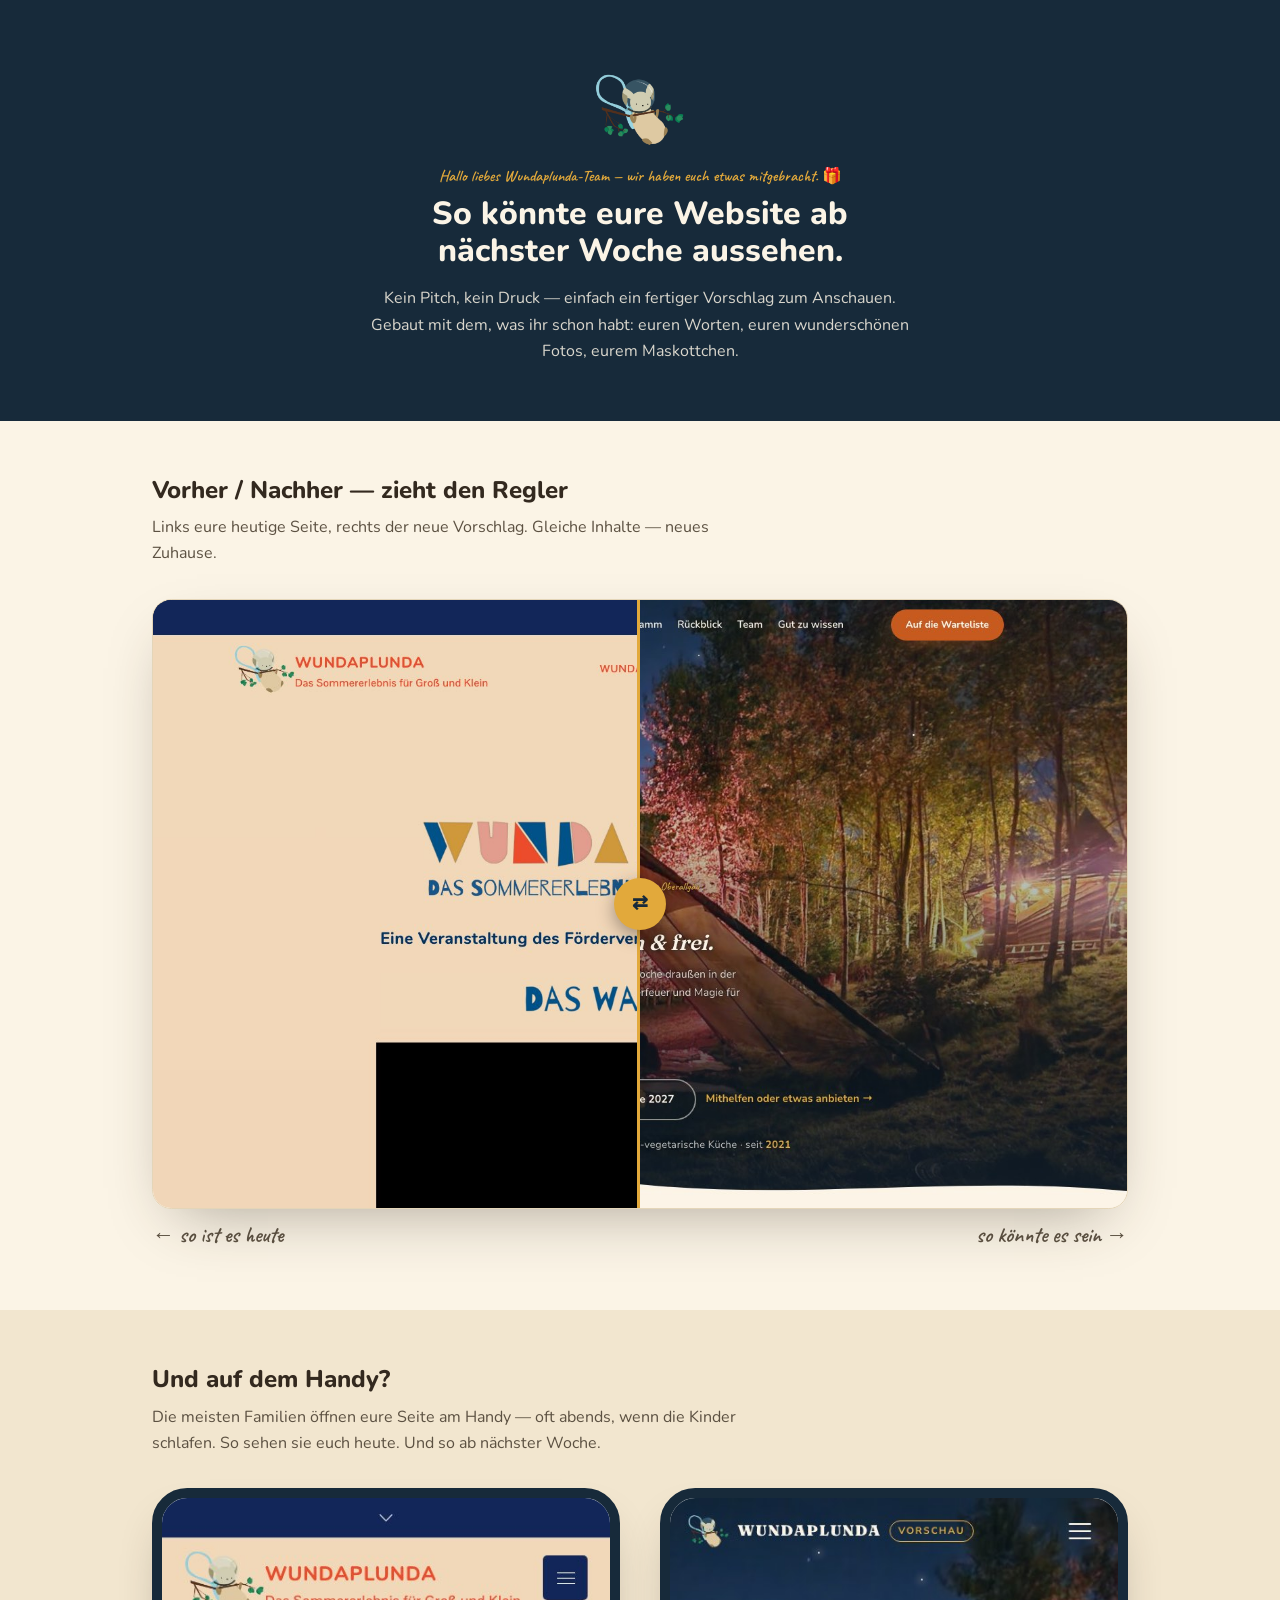
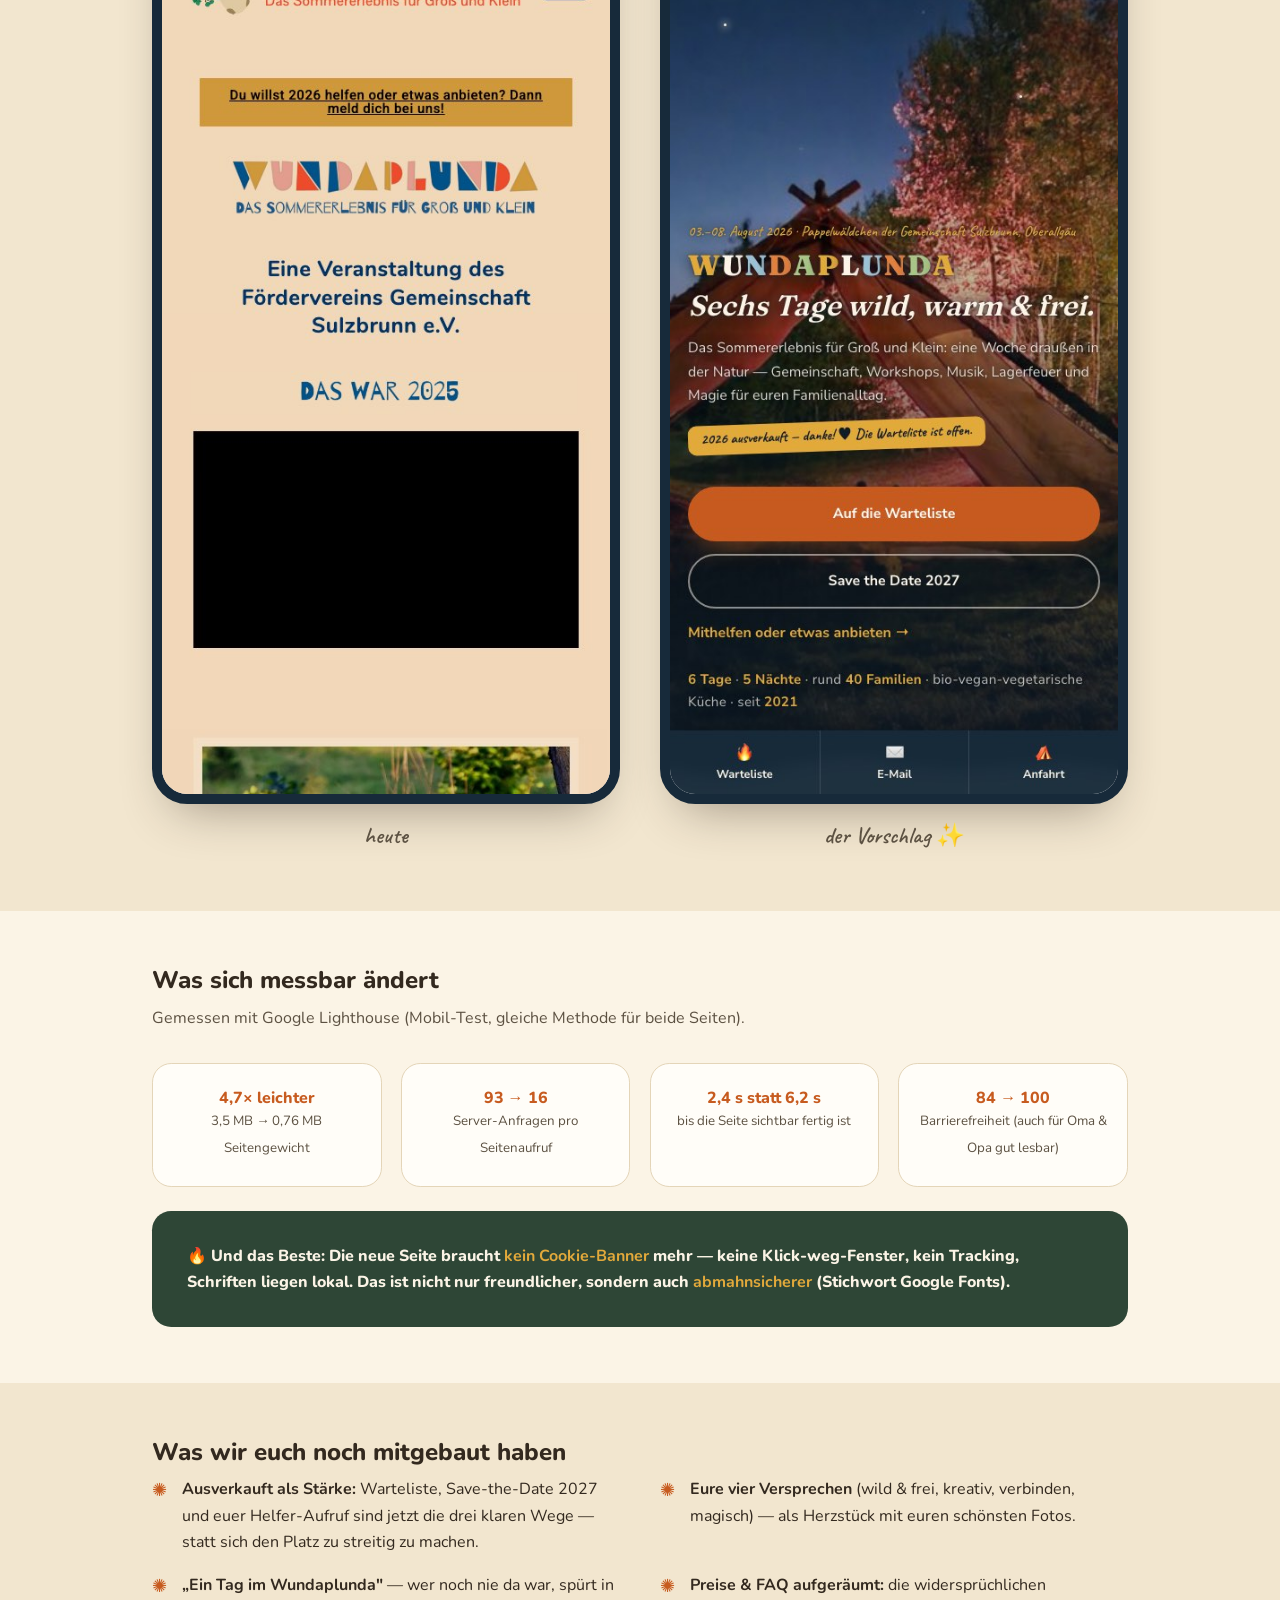
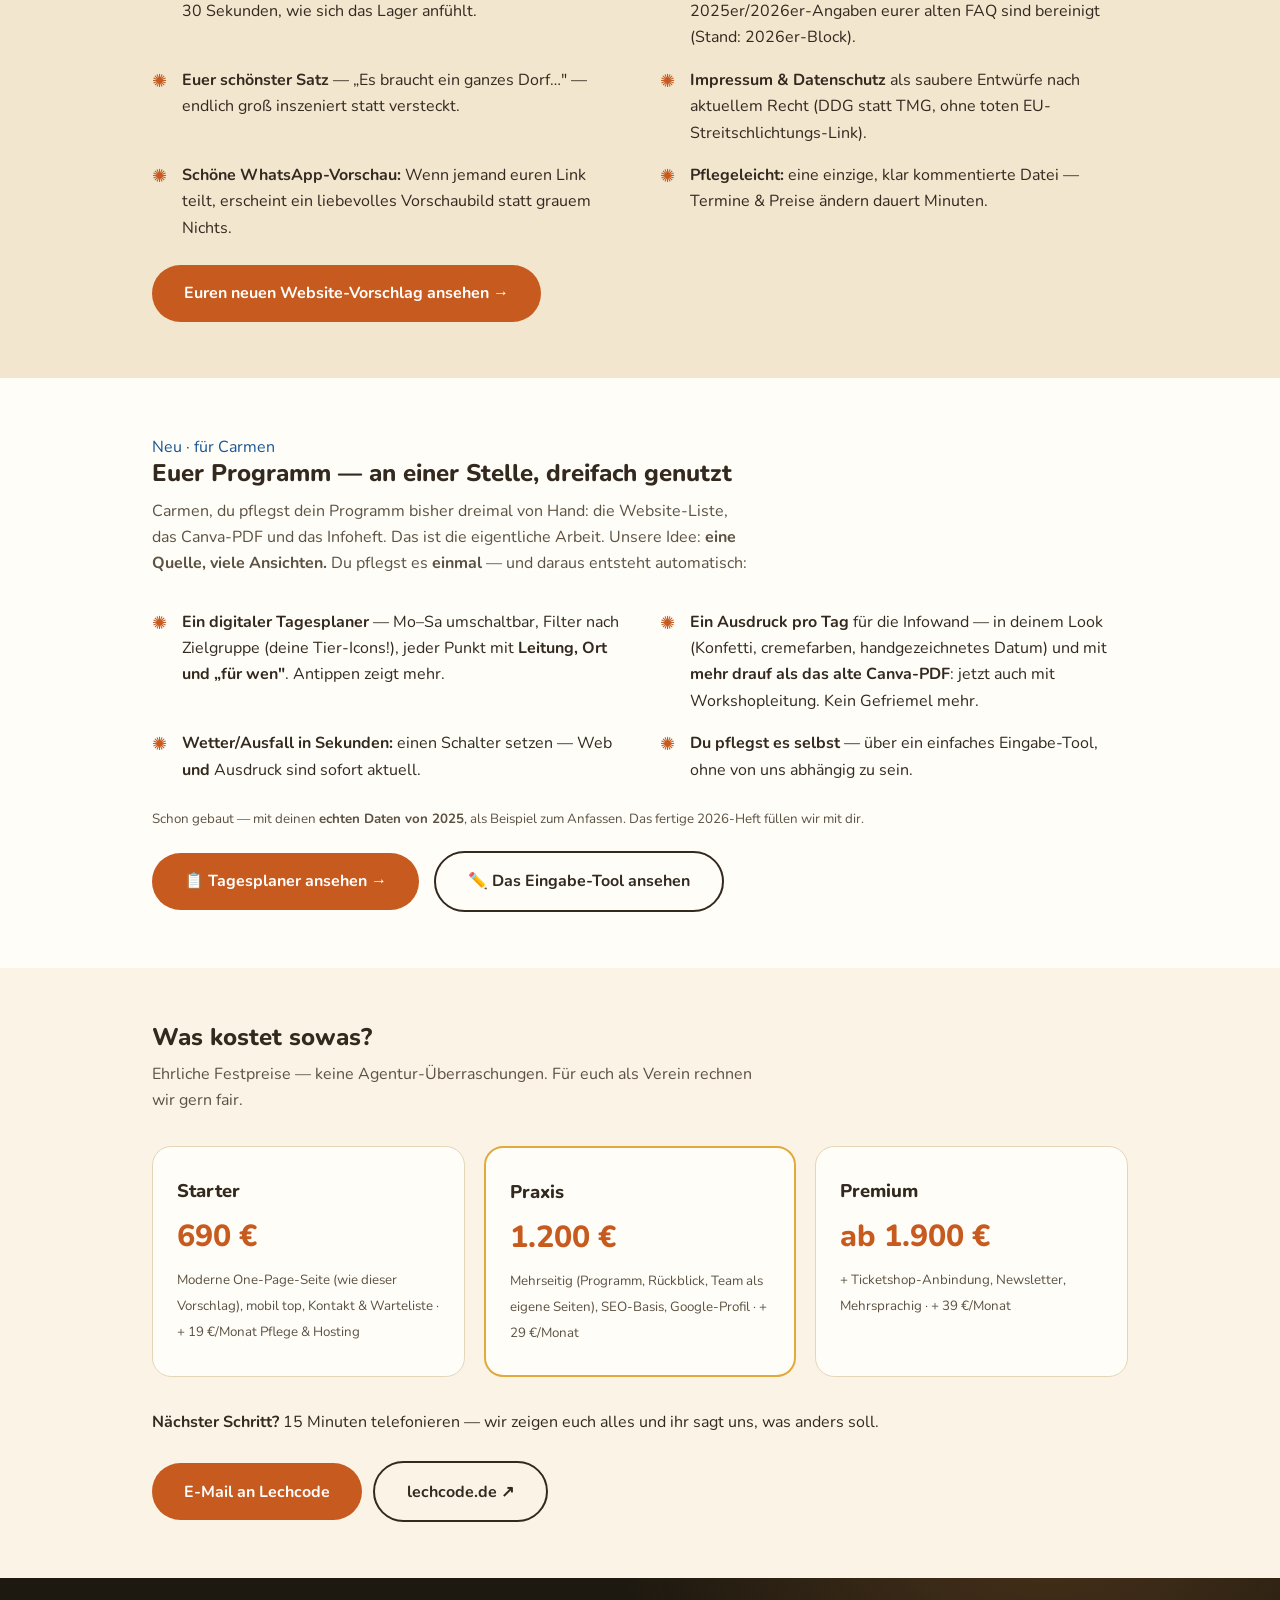
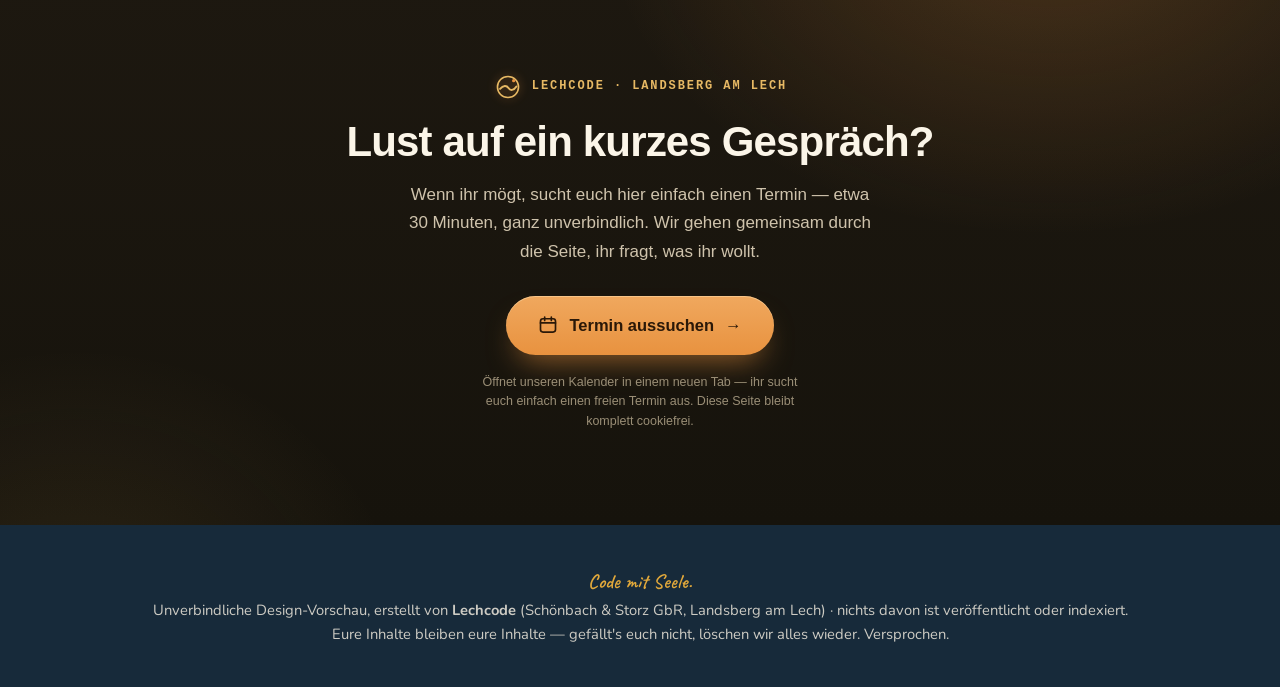
<file: vorschau.html>
<!DOCTYPE html>
<html lang="de">
<head>
<meta charset="UTF-8">
<meta name="viewport" content="width=device-width, initial-scale=1.0">
<meta name="robots" content="noindex, nofollow">
<title>Euer Website-Vorschlag · WUNDAPLUNDA × Lechcode</title>
<meta name="theme-color" content="#172A3A">
<link rel="icon" type="image/png" href="assets/img/marke-quadrat.png">
<link rel="stylesheet" href="assets/fonts.css">
<style>
:root{--creme:#FBF4E6;--sand:#F2E6CF;--nacht:#172A3A;--tanne:#2E4636;--ink:#33291F;--soft:#5C5142;--glut:#C75B1F;--honig:#E2A93B;--line:#E4D5B8;--hell:#FFFDF8}
*{margin:0;padding:0;box-sizing:border-box}
body{font-family:'Nunito',sans-serif;background:var(--creme);color:var(--ink);line-height:1.65}
.wrap{max-width:1040px;margin:0 auto;padding:0 clamp(1.1rem,4vw,2rem)}
section{padding:3.5rem 0}
h1,h2{font-family:'Nunito',sans-serif;font-weight:800;line-height:1.15}
.hand{font-family:'Caveat',cursive;color:var(--glut)}
.kopf{background:var(--nacht);color:var(--creme);padding:4.5rem 0 3.5rem;text-align:center}
.kopf .hand{color:var(--honig);font-size:clamp(1.5rem,1.2rem+1.5vw,2.1rem)}
.kopf h1{font-size:clamp(1.9rem,1.4rem+2.6vw,3.1rem);max-width:22ch;margin:0.4rem auto 1rem}
.kopf p{max-width:54ch;margin:0 auto;color:rgba(251,244,230,.85)}
.maus{width:90px;margin:0 auto 1rem;display:block}
h2{font-size:clamp(1.5rem,1.2rem+1.4vw,2.1rem);margin-bottom:.6rem}
.sub{color:var(--soft);max-width:60ch;margin-bottom:2rem}
/* Slider */
.slider{position:relative;border-radius:1.2rem;overflow:hidden;box-shadow:0 24px 60px -24px rgba(51,41,31,.4);user-select:none;border:1px solid var(--line)}
.slider img{display:block;width:100%;height:auto;pointer-events:none}
.slider .oben{position:absolute;inset:0;overflow:hidden;width:50%;border-right:3px solid var(--honig)}
.slider .oben img{width:auto;height:100%;max-width:none}
.griff{position:absolute;top:50%;left:50%;transform:translate(-50%,-50%);width:52px;height:52px;border-radius:50%;background:var(--honig);display:flex;align-items:center;justify-content:center;font-weight:900;color:var(--nacht);box-shadow:0 6px 18px rgba(0,0,0,.35);pointer-events:none;font-size:1.2rem}
.slider input{position:absolute;inset:0;width:100%;height:100%;opacity:0;cursor:ew-resize}
.tags{display:flex;justify-content:space-between;font-family:'Caveat',cursive;font-size:1.4rem;color:var(--soft);margin-top:.5rem}
/* Phones */
.phones{display:grid;grid-template-columns:1fr 1fr;gap:2.5rem;align-items:start}
.phone{border:10px solid var(--nacht);border-radius:2.2rem;overflow:hidden;box-shadow:0 24px 50px -22px rgba(51,41,31,.45);background:#fff}
.phone img{display:block;width:100%}
.phone-cap{text-align:center;font-family:'Caveat',cursive;font-size:1.45rem;margin-top:.8rem;color:var(--soft)}
/* Zahlen */
.zahlen{display:grid;grid-template-columns:repeat(4,1fr);gap:1.2rem}
.z{background:var(--hell);border:1px solid var(--line);border-radius:1.2rem;padding:1.6rem 1.2rem;text-align:center}
.z b{font-family:'Nunito',sans-serif;font-weight:800;font-size:clamp(1.6rem,1.2rem+1.6vw,2.3rem);color:var(--glut);display:block;line-height:1.1}
.z small{color:var(--soft)}
.tacho{background:var(--tanne);color:var(--creme);border-radius:1.2rem;padding:2rem 2.2rem;margin-top:1.5rem;font-size:clamp(1.1rem,1rem+.7vw,1.4rem);font-family:'Nunito',sans-serif;font-weight:800}
.tacho b{color:var(--honig)}
/* Punkte */
.punkte{display:grid;grid-template-columns:1fr 1fr;gap:1rem 2.5rem;list-style:none}
.punkte li{padding-left:1.9em;position:relative}
.punkte li::before{content:"✺";position:absolute;left:0;color:var(--glut);font-size:1.1em}
/* Pakete */
.pakete{display:grid;grid-template-columns:repeat(3,1fr);gap:1.2rem}
.paket{background:var(--hell);border:1px solid var(--line);border-radius:1.2rem;padding:1.8rem 1.5rem}
.paket.mitte{border:2px solid var(--honig);position:relative}
.paket h3{font-family:'Nunito',sans-serif;font-weight:800;font-size:1.15rem}
.paket .preis{font-family:'Nunito',sans-serif;font-weight:800;font-size:1.9rem;color:var(--glut);margin:.3rem 0}
.paket small{color:var(--soft)}
.btn{display:inline-block;background:var(--glut);color:#fff;font-weight:700;text-decoration:none;border-radius:99px;padding:.95em 2em}
.btn:hover{background:#A8481A}
.btn-ghost{background:transparent;border:2px solid var(--ink);color:var(--ink);margin-left:.7rem}
.btn-ghost:hover{background:rgba(51,41,31,.06)}
.fuss{background:var(--nacht);color:rgba(251,244,230,.8);text-align:center;padding:2.5rem 1rem;font-size:.92rem}
.fuss .hand{color:var(--honig);font-size:1.25rem}
@media (max-width:760px){.phones,.pakete{grid-template-columns:1fr}.zahlen{grid-template-columns:1fr 1fr}.punkte{grid-template-columns:1fr}}
  /* Lechcode · Termin-Buchung (cookiefrei) */
  .lcbook{background:radial-gradient(58vmax 42vmax at 82% -12%,rgba(232,146,63,.22),transparent 60%),radial-gradient(46vmax 40vmax at 6% 120%,rgba(231,185,100,.10),transparent 56%),linear-gradient(180deg,#1d1810,#16130c);color:#f4ecdc;text-align:center;padding:clamp(54px,8vw,94px) clamp(20px,5vw,32px);font-family:"Space Grotesk","Inter",-apple-system,"Segoe UI",Roboto,Helvetica,Arial,sans-serif;}
  .lcbook *{box-sizing:border-box;}
  .lcbook-in{width:min(600px,100%);margin-inline:auto;}
  .lcbook-eyebrow{display:inline-flex;align-items:center;gap:9px;font-family:ui-monospace,"JetBrains Mono","SF Mono",Menlo,monospace;font-size:12px;font-weight:600;letter-spacing:.16em;text-transform:uppercase;color:#e7b964;margin-bottom:16px;}
  .lcbook-mark{width:30px;height:30px;flex:none;filter:drop-shadow(0 0 5px rgba(232,146,63,.45));}
  .lcbook-h{font-family:inherit;font-weight:700;font-size:clamp(27px,4vw,42px);line-height:1.12;letter-spacing:-.02em;color:#fbf5e8;margin:0;}
  .lcbook-p{font-family:inherit;font-size:clamp(15px,.5vw + 14px,17px);line-height:1.66;color:#cfc3ac;max-width:50ch;margin:16px auto 0;}
  .lcbook-btn{display:inline-flex;align-items:center;justify-content:center;gap:11px;margin-top:30px;text-decoration:none;cursor:pointer;border:0;background:linear-gradient(180deg,#f0a85e,#e8923f);color:#2a1808;font-family:inherit;font-weight:700;font-size:16.5px;padding:16px 32px;border-radius:999px;min-height:52px;box-shadow:inset 0 1px 0 rgba(255,220,170,.55),0 16px 30px -12px rgba(232,146,63,.6);transition:transform .26s cubic-bezier(.22,.61,.36,1),box-shadow .26s;}
  .lcbook-btn:hover{transform:translateY(-2px);box-shadow:inset 0 1px 0 rgba(255,220,170,.55),0 22px 40px -14px rgba(232,146,63,.72);}
  .lcbook-btn:active{transform:translateY(0);}
  .lcbook-btn:focus-visible{outline:none;box-shadow:0 0 0 3px #16130c,0 0 0 6px rgba(232,146,63,.65);}
  .lcbook-btn svg{width:20px;height:20px;flex:none;}
  .lcbook-arr{transition:transform .25s cubic-bezier(.22,.61,.36,1);}
  .lcbook-btn:hover .lcbook-arr{transform:translateX(4px);}
  .lcbook-note{font-family:inherit;font-size:12.5px;line-height:1.55;color:#9a8e76;max-width:46ch;margin:18px auto 0;}
  @media (prefers-reduced-motion:reduce){.lcbook-btn,.lcbook-arr{transition:none;}}
</style>
</head>
<body>

<header class="kopf">
  <div class="wrap">
    <img class="maus" src="assets/img/maskottchen.png" alt="">
    <span class="hand">Hallo liebes Wundaplunda-Team — wir haben euch etwas mitgebracht. 🎁</span>
    <h1>So könnte eure Website ab nächster Woche aussehen.</h1>
    <p>Kein Pitch, kein Druck — einfach ein fertiger Vorschlag zum Anschauen. Gebaut mit dem, was ihr schon habt: euren Worten, euren wunderschönen Fotos, eurem Maskottchen.</p>
  </div>
</header>

<section>
  <div class="wrap">
    <h2>Vorher / Nachher — zieht den Regler</h2>
    <p class="sub">Links eure heutige Seite, rechts der neue Vorschlag. Gleiche Inhalte — neues Zuhause.</p>
    <div class="slider" id="slider">
      <img src="assets/img/vergleich-nachher-desktop.jpg" width="1440" height="900" alt="Neuer Website-Entwurf am Desktop">
      <div class="oben" id="oben"><img src="assets/img/vergleich-vorher-desktop.jpg" width="1440" height="900" alt="Bisherige Website am Desktop"></div>
      <div class="griff" id="griff">⇄</div>
      <input type="range" min="0" max="100" value="50" id="regler" aria-label="Vorher-Nachher-Vergleich verschieben">
    </div>
    <div class="tags"><span>← so ist es heute</span><span>so könnte es sein →</span></div>
  </div>
</section>

<section style="background:var(--sand)">
  <div class="wrap">
    <h2>Und auf dem Handy?</h2>
    <p class="sub">Die meisten Familien öffnen eure Seite am Handy — oft abends, wenn die Kinder schlafen. So sehen sie euch heute. Und so ab nächster Woche.</p>
    <div class="phones">
      <figure><div class="phone"><img src="assets/img/vergleich-vorher-mobil.jpg" alt="Bisherige Website auf dem Smartphone"></div><figcaption class="phone-cap">heute</figcaption></figure>
      <figure><div class="phone"><img src="assets/img/vergleich-nachher-mobil.jpg" alt="Neuer Entwurf auf dem Smartphone"></div><figcaption class="phone-cap">der Vorschlag ✨</figcaption></figure>
    </div>
  </div>
</section>

<section>
  <div class="wrap">
    <h2>Was sich messbar ändert</h2>
    <p class="sub">Gemessen mit Google Lighthouse (Mobil-Test, gleiche Methode für beide Seiten).</p>
    <div class="zahlen">
      <div class="z"><b>4,7× leichter</b><small>3,5 MB → 0,76 MB Seitengewicht</small></div>
      <div class="z"><b>93 → 16</b><small>Server-Anfragen pro Seitenaufruf</small></div>
      <div class="z"><b>2,4 s statt 6,2 s</b><small>bis die Seite sichtbar fertig ist</small></div>
      <div class="z"><b>84 → 100</b><small>Barrierefreiheit (auch für Oma & Opa gut lesbar)</small></div>
    </div>
    <div class="tacho">🔥 Und das Beste: Die neue Seite braucht <b>kein Cookie-Banner</b> mehr — keine Klick-weg-Fenster, kein Tracking, Schriften liegen lokal. Das ist nicht nur freundlicher, sondern auch <b>abmahnsicherer</b> (Stichwort Google Fonts).</div>
  </div>
</section>

<section style="background:var(--sand)">
  <div class="wrap">
    <h2>Was wir euch noch mitgebaut haben</h2>
    <ul class="punkte">
      <li><b>Ausverkauft als Stärke:</b> Warteliste, Save-the-Date 2027 und euer Helfer-Aufruf sind jetzt die drei klaren Wege — statt sich den Platz zu streitig zu machen.</li>
      <li><b>Eure vier Versprechen</b> (wild & frei, kreativ, verbinden, magisch) — als Herzstück mit euren schönsten Fotos.</li>
      <li><b>„Ein Tag im Wundaplunda"</b> — wer noch nie da war, spürt in 30 Sekunden, wie sich das Lager anfühlt.</li>
      <li><b>Preise & FAQ aufgeräumt:</b> die widersprüchlichen 2025er/2026er-Angaben eurer alten FAQ sind bereinigt (Stand: 2026er-Block).</li>
      <li><b>Euer schönster Satz</b> — „Es braucht ein ganzes Dorf…" — endlich groß inszeniert statt versteckt.</li>
      <li><b>Impressum & Datenschutz</b> als saubere Entwürfe nach aktuellem Recht (DDG statt TMG, ohne toten EU-Streitschlichtungs-Link).</li>
      <li><b>Schöne WhatsApp-Vorschau:</b> Wenn jemand euren Link teilt, erscheint ein liebevolles Vorschaubild statt grauem Nichts.</li>
      <li><b>Pflegeleicht:</b> eine einzige, klar kommentierte Datei — Termine & Preise ändern dauert Minuten.</li>
    </ul>
    <p style="margin-top:1.5rem"><a class="btn" href="index.html">Euren neuen Website-Vorschlag ansehen →</a></p>
  </div>
</section>

<section style="background:#FFFDF8">
  <div class="wrap">
    <span class="eyebrow" style="color:#195591">Neu · für Carmen</span>
    <h2>Euer Programm — an einer Stelle, dreifach genutzt</h2>
    <p class="sub" style="max-width:60ch">Carmen, du pflegst dein Programm bisher dreimal von Hand: die Website-Liste, das Canva-PDF und das Infoheft. Das ist die eigentliche Arbeit. Unsere Idee: <b>eine Quelle, viele Ansichten.</b> Du pflegst es <b>einmal</b> — und daraus entsteht automatisch:</p>
    <ul class="punkte">
      <li><b>Ein digitaler Tagesplaner</b> — Mo–Sa umschaltbar, Filter nach Zielgruppe (deine Tier-Icons!), jeder Punkt mit <b>Leitung, Ort und „für wen"</b>. Antippen zeigt mehr.</li>
      <li><b>Ein Ausdruck pro Tag</b> für die Infowand — in deinem Look (Konfetti, cremefarben, handgezeichnetes Datum) und mit <b>mehr drauf als das alte Canva-PDF</b>: jetzt auch mit Workshopleitung. Kein Gefriemel mehr.</li>
      <li><b>Wetter/Ausfall in Sekunden:</b> einen Schalter setzen — Web <b>und</b> Ausdruck sind sofort aktuell.</li>
      <li><b>Du pflegst es selbst</b> — über ein einfaches Eingabe-Tool, ohne von uns abhängig zu sein.</li>
    </ul>
    <p style="margin-top:1.4rem;color:var(--ink-soft,#5C5142)"><small>Schon gebaut — mit deinen <b>echten Daten von 2025</b>, als Beispiel zum Anfassen. Das fertige 2026-Heft füllen wir mit dir.</small></p>
    <p style="margin-top:1.2rem">
      <a class="btn" href="programmheft.html">📋 Tagesplaner ansehen →</a>
      <a class="btn btn-ghost" href="redaktion.html">✏️ Das Eingabe-Tool ansehen</a>
    </p>
  </div>
</section>

<section>
  <div class="wrap">
    <h2>Was kostet sowas?</h2>
    <p class="sub">Ehrliche Festpreise — keine Agentur-Überraschungen. Für euch als Verein rechnen wir gern fair.</p>
    <div class="pakete">
      <div class="paket"><h3>Starter</h3><div class="preis">690 €</div><small>Moderne One-Page-Seite (wie dieser Vorschlag), mobil top, Kontakt & Warteliste · + 19 €/Monat Pflege & Hosting</small></div>
      <div class="paket mitte"><h3>Praxis</h3><div class="preis">1.200 €</div><small>Mehrseitig (Programm, Rückblick, Team als eigene Seiten), SEO-Basis, Google-Profil · + 29 €/Monat</small></div>
      <div class="paket"><h3>Premium</h3><div class="preis">ab 1.900 €</div><small>+ Ticketshop-Anbindung, Newsletter, Mehrsprachig · + 39 €/Monat</small></div>
    </div>
    <p style="margin-top:2rem"><b>Nächster Schritt?</b> 15 Minuten telefonieren — wir zeigen euch alles und ihr sagt uns, was anders soll.<br><br>
    <a class="btn" href="mailto:hallo@lechcode.de?subject=Wundaplunda%20Website">E-Mail an Lechcode</a><a class="btn btn-ghost" href="https://lechcode.de" target="_blank" rel="noopener">lechcode.de ↗</a></p>
  </div>
</section>

<section class="lcbook" aria-labelledby="lcbook-h">
  <div class="lcbook-in">
    <span class="lcbook-eyebrow">
      <svg class="lcbook-mark" viewBox="0 0 64 64" fill="none" aria-hidden="true"><circle cx="32" cy="32" r="22.5" stroke="#e7b964" stroke-width="3.4"/><path d="M15 36 C22 28 29 28 33 34 C37 40 44 40 50 31" stroke="#e7b964" stroke-width="4.2" stroke-linecap="round" stroke-linejoin="round"/><circle cx="44" cy="18.5" r="3.4" fill="#e8923f"/></svg>
      Lechcode · Landsberg am Lech
    </span>
    <h2 class="lcbook-h" id="lcbook-h">Lust auf ein kurzes Gespräch?</h2>
    <p class="lcbook-p">Wenn ihr mögt, sucht euch hier einfach einen Termin — etwa 30 Minuten, ganz unverbindlich. Wir gehen gemeinsam durch die Seite, ihr fragt, was ihr wollt.</p>
    <a class="lcbook-btn" href="https://calendar.google.com/calendar/appointments/schedules/AcZssZ1vusFYCV6O45i109a0J5ruEFtWCT7iFsq5t4Mb2KvQmNhdkMtlddml9dx5V2jButjV2SUGapFg?gv=true" target="_blank" rel="noopener noreferrer">
      <svg viewBox="0 0 24 24" fill="none" aria-hidden="true"><rect x="3" y="4.5" width="18" height="16" rx="3" stroke="#2a1808" stroke-width="2"/><path d="M3 9.5h18M8 2.5v4M16 2.5v4" stroke="#2a1808" stroke-width="2" stroke-linecap="round"/></svg>
      Termin aussuchen
      <span class="lcbook-arr" aria-hidden="true">→</span>
    </a>
    <p class="lcbook-note">Öffnet unseren Kalender in einem neuen Tab — ihr sucht euch einfach einen freien Termin aus. Diese Seite bleibt komplett cookiefrei.</p>
  </div>
</section>

<footer class="fuss">
  <span class="hand">Code mit Seele.</span><br>
  Unverbindliche Design-Vorschau, erstellt von <b>Lechcode</b> (Schönbach &amp; Storz GbR, Landsberg am Lech) · nichts davon ist veröffentlicht oder indexiert.<br>
  Eure Inhalte bleiben eure Inhalte — gefällt's euch nicht, löschen wir alles wieder. Versprochen.
</footer>

<script>
(function(){
  var r=document.getElementById('regler'),o=document.getElementById('oben'),g=document.getElementById('griff');
  function set(v){o.style.width=v+'%';g.style.left=v+'%';}
  r.addEventListener('input',function(){set(this.value)});
  set(50);
})();
</script>
</body>
</html>
</file>
<file: assets/fonts.css>
/* Lokale Schriften — WUNDAPLUNDA · Original-Schrift "Nunito" (wie wundaplunda.de) · keine externen Requests (DSGVO) */
/* Nunito als Variable Font: eine Datei deckt alle Gewichte 400–900 ab */
@font-face{font-family:'Nunito';font-style:normal;font-weight:400 900;font-display:swap;src:url('fonts/nunito-var-latin.woff2') format('woff2');unicode-range:U+0000-00FF,U+0131,U+0152-0153,U+02BB-02BC,U+02C6,U+02DA,U+02DC,U+0304,U+0308,U+0329,U+2000-206F,U+20AC,U+2122,U+2191,U+2193,U+2212,U+2215,U+FEFF,U+FFFD}
@font-face{font-family:'Nunito';font-style:normal;font-weight:400 900;font-display:swap;src:url('fonts/nunito-var-latinext.woff2') format('woff2');unicode-range:U+0100-02BA,U+02BD-02C5,U+02C7-02CC,U+02CE-02D7,U+02DD-02FF,U+0304,U+0308,U+0329,U+1D00-1DBF,U+1E00-1E9F,U+1EF2-1EFF,U+2020,U+20A0-20AB,U+20AD-20C0,U+2113,U+2C60-2C7F,U+A720-A7FF}
/* Caveat — dezenter handschriftlicher Akzent (Eyebrows, Bildunterschriften) */
@font-face{font-family:'Caveat';font-style:normal;font-weight:600;font-display:swap;src:url('fonts/caveat-600.woff2') format('woff2')}
@font-face{font-family:'Caveat';font-style:normal;font-weight:700;font-display:swap;src:url('fonts/caveat-700.woff2') format('woff2')}
</file>
<file: assets/legal.css>
/* Rechtsseiten WUNDAPLUNDA — gemeinsames Stylesheet */
:root{--creme:#FBF4E6;--nacht:#172A3A;--ink:#33291F;--ink-soft:#5C5142;--glut:#C75B1F;--honig:#E2A93B;--line:#E4D5B8;--hell:#FFFDF8}
*{margin:0;padding:0;box-sizing:border-box}
body{font-family:'Nunito',-apple-system,sans-serif;background:var(--creme);color:var(--ink);line-height:1.7}
.lhead{background:var(--nacht);color:var(--creme);padding:3.5rem 1.5rem 2.5rem}
.lhead .inner{max-width:760px;margin:0 auto}
.lhead a.back{color:var(--honig);text-decoration:none;font-weight:700;font-size:.95rem}
.lhead .llogo{display:block;width:min(70%,260px);height:auto;margin:1.4rem 0 .2rem}
.lhead h1{font-family:'Nunito',-apple-system,sans-serif;font-weight:900;font-size:clamp(1.8rem,1.4rem+2vw,2.6rem);margin-top:.6rem}
.entwurf{display:inline-block;font-family:'Caveat',cursive;font-size:1.25rem;background:var(--honig);color:var(--nacht);border-radius:.5em;padding:.05em .8em .15em;transform:rotate(-1.5deg);margin-top:.8rem}
.sheet{max-width:760px;margin:0 auto;background:var(--hell);border:1px solid var(--line);border-radius:1.2rem;padding:clamp(1.4rem,4vw,3rem);margin-top:-1.2rem;margin-bottom:3rem;position:relative}
.sheet h2{font-family:'Nunito',-apple-system,sans-serif;font-weight:800;font-size:1.3rem;margin:1.8rem 0 .5rem}
.sheet h2:first-child{margin-top:0}
.sheet p,.sheet li{font-size:.98rem;color:var(--ink-soft)}
.sheet ul{margin:.4rem 0 .4rem 1.3rem}
.sheet a{color:var(--glut)}
.addr-block{background:var(--creme);border-radius:.8rem;padding:1rem 1.3rem;margin:.6rem 0;border:1px solid var(--line)}
.todo{background:#FFF3D6;border:1.5px dashed var(--honig);border-radius:.6rem;padding:.15em .6em;font-weight:700;color:#8A5A00;font-size:.92em}
.lfoot{max-width:760px;margin:0 auto 3rem;padding:0 1.5rem;font-size:.88rem;color:var(--ink-soft);text-align:center}
@media (max-width:540px){.sheet{margin-left:1rem;margin-right:1rem}}
</file>
